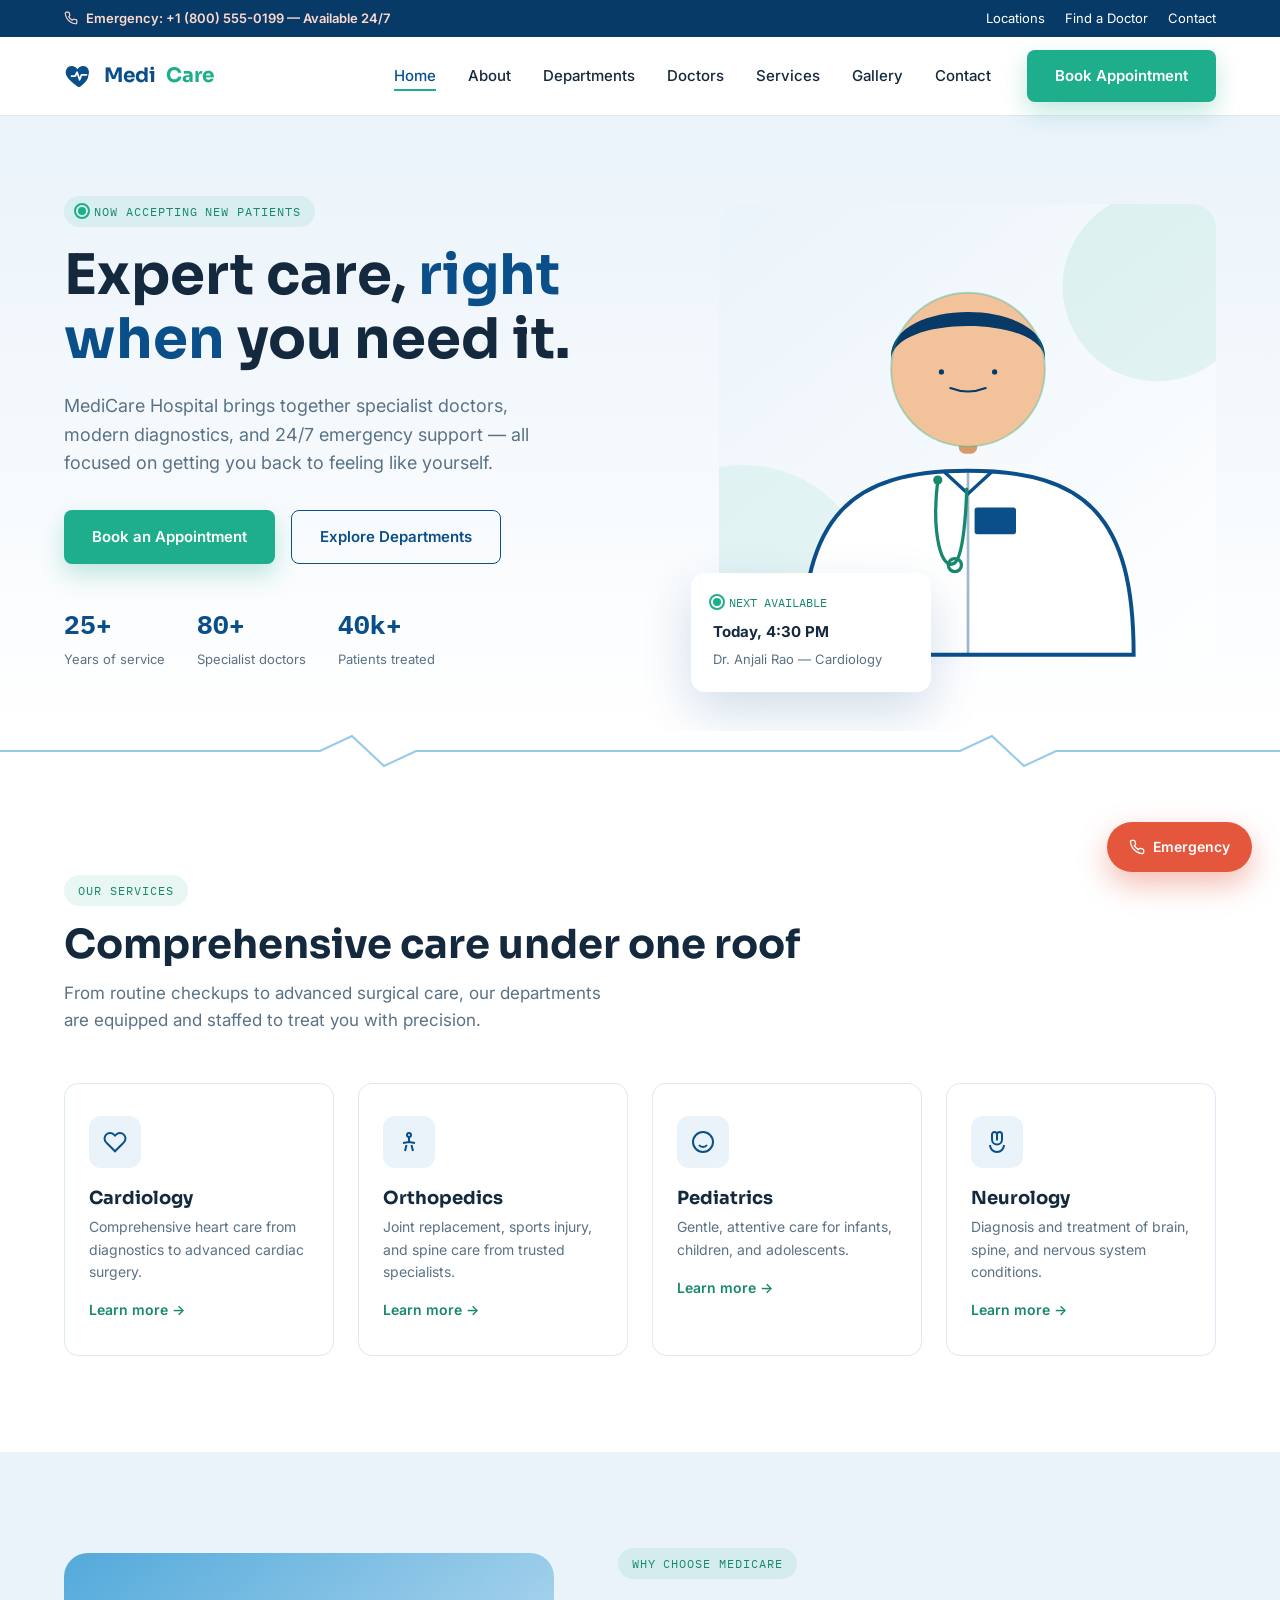
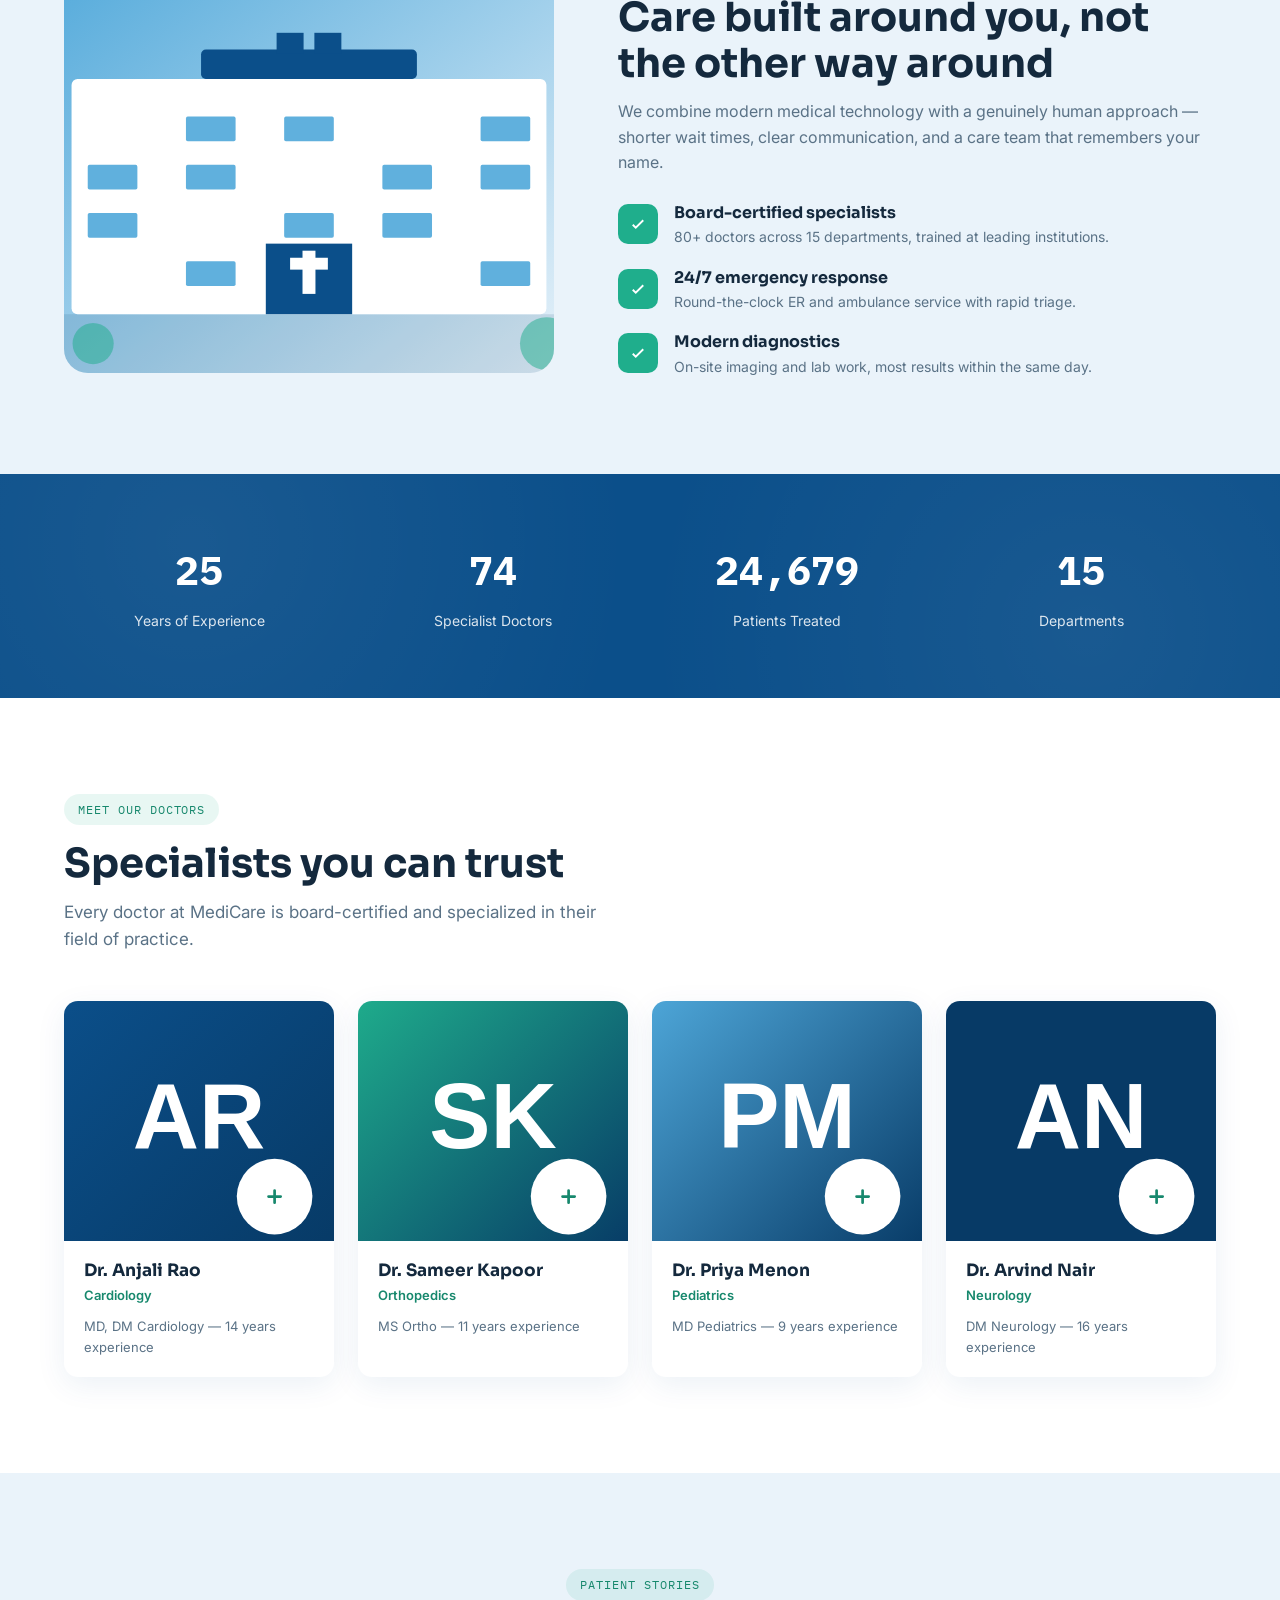
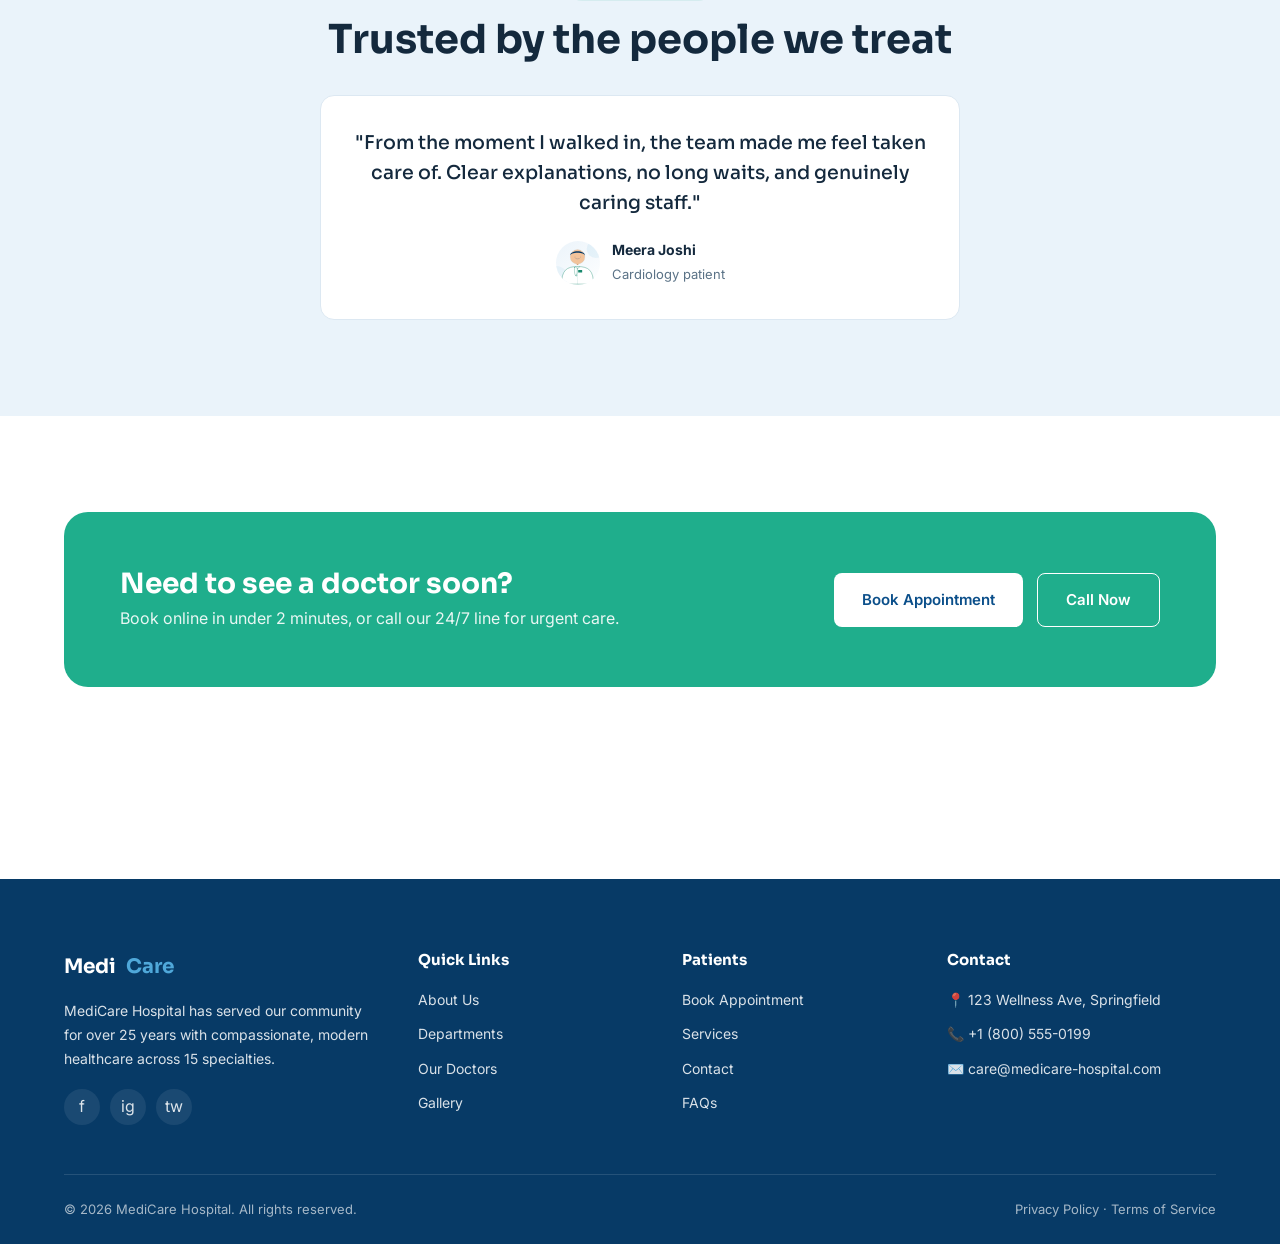
<file: index.html>
<!DOCTYPE html>
<html lang="en">
<head>
<meta charset="UTF-8">
<meta name="viewport" content="width=device-width, initial-scale=1.0">
<title>MediCare Hospital — Compassionate Care, Advanced Medicine</title>
<meta name="description" content="MediCare Hospital offers expert doctors, 24/7 emergency care, and advanced diagnostics. Book your appointment online today.">
<link rel="preconnect" href="https://fonts.googleapis.com">
<link href="https://fonts.googleapis.com/css2?family=Sora:wght@500;600;700;800&family=Inter:wght@400;500;600&family=IBM+Plex+Mono:wght@500;600&display=swap" rel="stylesheet">
<link rel="stylesheet" href="css/style.css">
</head>
<body>

<!-- ===================== TOPBAR ===================== -->
<div class="topbar">
  <div class="container">
    <div class="topbar__emergency">
      <svg width="14" height="14" viewBox="0 0 24 24" fill="none" stroke="currentColor" stroke-width="2"><path d="M22 16.92v3a2 2 0 0 1-2.18 2 19.79 19.79 0 0 1-8.63-3.07 19.5 19.5 0 0 1-6-6 19.79 19.79 0 0 1-3.07-8.67A2 2 0 0 1 4.11 2h3a2 2 0 0 1 2 1.72c.127.96.36 1.903.7 2.81a2 2 0 0 1-.45 2.11L8.09 9.91a16 16 0 0 0 6 6l1.27-1.27a2 2 0 0 1 2.11-.45c.907.34 1.85.573 2.81.7A2 2 0 0 1 22 16.92z"/></svg>
      Emergency: +1 (800) 555-0199 — Available 24/7
    </div>
    <div class="topbar__links">
      <a href="contact.html">Locations</a>
      <a href="doctors.html">Find a Doctor</a>
      <a href="contact.html">Contact</a>
    </div>
  </div>
</div>

<!-- ===================== HEADER ===================== -->
<header class="header">
  <div class="container">
    <a href="index.html" class="logo">
      <svg width="30" height="30" viewBox="0 0 24 24" fill="none"><path d="M12 21s-7.5-4.6-10-9.3C.4 8.1 2.2 4 6.2 4c2 0 3.6 1.1 4.5 2.6C11.6 5.1 13.2 4 15.2 4c4 0 5.8 4.1 4.2 7.7C19.5 16.4 12 21 12 21z" fill="#0B4F8A"/><path d="M6 12h3l1.5-3 2 6L14 11h4" stroke="#fff" stroke-width="1.4" stroke-linecap="round" stroke-linejoin="round" fill="none"/></svg>
      Medi<span>Care</span>
    </a>
    <nav class="nav">
      <ul class="nav__list">
        <li><a href="index.html" class="active">Home</a></li>
        <li><a href="about.html">About</a></li>
        <li><a href="departments.html">Departments</a></li>
        <li><a href="doctors.html">Doctors</a></li>
        <li><a href="services.html">Services</a></li>
        <li><a href="gallery.html">Gallery</a></li>
        <li><a href="contact.html">Contact</a></li>
      </ul>
      <div class="header__actions">
        <a href="appointment.html" class="btn btn--primary">Book Appointment</a>
        <button class="nav-toggle" aria-label="Toggle menu"><span></span><span></span><span></span></button>
      </div>
    </nav>
  </div>
</header>

<!-- ===================== HERO ===================== -->
<section class="hero">
  <div class="container">
    <div class="hero__content">
      <div class="eyebrow"><span class="pulse-dot"></span> Now accepting new patients</div>
      <h1>Expert care, <em>right when</em> you need it.</h1>
      <p>MediCare Hospital brings together specialist doctors, modern diagnostics, and 24/7 emergency support — all focused on getting you back to feeling like yourself.</p>
      <div class="hero__actions">
        <a href="appointment.html" class="btn btn--primary">Book an Appointment</a>
        <a href="departments.html" class="btn btn--outline">Explore Departments</a>
      </div>
      <div class="hero__trust">
        <div><strong>25+</strong><span>Years of service</span></div>
        <div><strong>80+</strong><span>Specialist doctors</span></div>
        <div><strong>40k+</strong><span>Patients treated</span></div>
      </div>
    </div>
    <div class="hero__media">
      <img src="images/illustrations/doctor-blue.svg" alt="Doctor consulting with a patient at MediCare Hospital">
      <div class="hero__float-card">
        <div class="hero__float-card__status"><span class="pulse-dot"></span> NEXT AVAILABLE</div>
        <strong>Today, 4:30 PM</strong>
        <span>Dr. Anjali Rao — Cardiology</span>
      </div>
    </div>
  </div>
</section>

<svg class="pulse-divider" viewBox="0 0 1200 40" preserveAspectRatio="none">
  <polyline points="0,20 300,20 330,5 360,35 390,20 900,20 930,5 960,35 990,20 1200,20" fill="none" stroke="currentColor" stroke-width="2"/>
</svg>

<!-- ===================== SERVICES ===================== -->
<section class="section">
  <div class="container">
    <div class="eyebrow">Our Services</div>
    <h2 class="section-title">Comprehensive care under one roof</h2>
    <p class="section-sub">From routine checkups to advanced surgical care, our departments are equipped and staffed to treat you with precision.</p>

    <div class="services-grid">
      <div class="service-card">
        <div class="service-card__icon"><svg width="24" height="24" viewBox="0 0 24 24" fill="none" stroke="currentColor" stroke-width="2"><path d="M20.84 4.61a5.5 5.5 0 0 0-7.78 0L12 5.67l-1.06-1.06a5.5 5.5 0 0 0-7.78 7.78l1.06 1.06L12 21.23l7.78-7.78 1.06-1.06a5.5 5.5 0 0 0 0-7.78z"/></svg></div>
        <h3>Cardiology</h3>
        <p>Comprehensive heart care from diagnostics to advanced cardiac surgery.</p>
        <a href="departments.html">Learn more →</a>
      </div>
      <div class="service-card">
        <div class="service-card__icon"><svg width="24" height="24" viewBox="0 0 24 24" fill="none" stroke="currentColor" stroke-width="2"><circle cx="12" cy="5" r="2"/><path d="M12 7v6M8 21l1.5-6M16 21l-1.5-6M6 13l6-1 6 1"/></svg></div>
        <h3>Orthopedics</h3>
        <p>Joint replacement, sports injury, and spine care from trusted specialists.</p>
        <a href="departments.html">Learn more →</a>
      </div>
      <div class="service-card">
        <div class="service-card__icon"><svg width="24" height="24" viewBox="0 0 24 24" fill="none" stroke="currentColor" stroke-width="2"><path d="M9 12h.01M15 12h.01M12 2a10 10 0 1 0 0 20 10 10 0 0 0 0-20zM8 15s1.5 2 4 2 4-2 4-2"/></svg></div>
        <h3>Pediatrics</h3>
        <p>Gentle, attentive care for infants, children, and adolescents.</p>
        <a href="departments.html">Learn more →</a>
      </div>
      <div class="service-card">
        <div class="service-card__icon"><svg width="24" height="24" viewBox="0 0 24 24" fill="none" stroke="currentColor" stroke-width="2"><path d="M9.5 2A2.5 2.5 0 0 1 12 4.5v0A2.5 2.5 0 0 1 14.5 2M9.5 2A2.5 2.5 0 0 0 7 4.5v5a5 5 0 0 0 10 0v-5A2.5 2.5 0 0 0 14.5 2M12 4.5v6"/><path d="M5 15a7 7 0 0 0 14 0"/></svg></div>
        <h3>Neurology</h3>
        <p>Diagnosis and treatment of brain, spine, and nervous system conditions.</p>
        <a href="departments.html">Learn more →</a>
      </div>
    </div>
  </div>
</section>

<!-- ===================== ABOUT / WHY CHOOSE US ===================== -->
<section class="section section--tint">
  <div class="container about-split">
    <img src="images/illustrations/building-1.svg" alt="MediCare Hospital modern facility exterior">
    <div>
      <div class="eyebrow">Why Choose MediCare</div>
      <h2 class="section-title">Care built around you, not the other way around</h2>
      <p style="color:var(--color-text-muted); font-size:16px;">We combine modern medical technology with a genuinely human approach — shorter wait times, clear communication, and a care team that remembers your name.</p>

      <div class="feature-list">
        <div class="feature-item">
          <div class="feature-item__icon"><svg width="18" height="18" viewBox="0 0 24 24" fill="none" stroke="white" stroke-width="2.5"><path d="M5 13l4 4L19 7"/></svg></div>
          <div><h4>Board-certified specialists</h4><p>80+ doctors across 15 departments, trained at leading institutions.</p></div>
        </div>
        <div class="feature-item">
          <div class="feature-item__icon"><svg width="18" height="18" viewBox="0 0 24 24" fill="none" stroke="white" stroke-width="2.5"><path d="M5 13l4 4L19 7"/></svg></div>
          <div><h4>24/7 emergency response</h4><p>Round-the-clock ER and ambulance service with rapid triage.</p></div>
        </div>
        <div class="feature-item">
          <div class="feature-item__icon"><svg width="18" height="18" viewBox="0 0 24 24" fill="none" stroke="white" stroke-width="2.5"><path d="M5 13l4 4L19 7"/></svg></div>
          <div><h4>Modern diagnostics</h4><p>On-site imaging and lab work, most results within the same day.</p></div>
        </div>
      </div>
    </div>
  </div>
</section>

<!-- ===================== STATS ===================== -->
<section class="stats-band">
  <div class="container stats-grid">
    <div><strong data-count="25">0</strong><span>Years of Experience</span></div>
    <div><strong data-count="80">0</strong><span>Specialist Doctors</span></div>
    <div><strong data-count="40000">0</strong><span>Patients Treated</span></div>
    <div><strong data-count="15">0</strong><span>Departments</span></div>
  </div>
</section>

<!-- ===================== DOCTORS ===================== -->
<section class="section">
  <div class="container">
    <div class="eyebrow">Meet Our Doctors</div>
    <h2 class="section-title">Specialists you can trust</h2>
    <p class="section-sub">Every doctor at MediCare is board-certified and specialized in their field of practice.</p>

    <div class="doctors-grid">
      <div class="doctor-card">
        <div class="doctor-card__img"><img src="images/avatars/anjali-rao.svg" alt="Dr. Anjali Rao"></div>
        <div class="doctor-card__body">
          <h3>Dr. Anjali Rao</h3>
          <span>Cardiology</span>
          <p>MD, DM Cardiology — 14 years experience</p>
        </div>
      </div>
      <div class="doctor-card">
        <div class="doctor-card__img"><img src="images/avatars/sameer-kapoor.svg" alt="Dr. Sameer Kapoor"></div>
        <div class="doctor-card__body">
          <h3>Dr. Sameer Kapoor</h3>
          <span>Orthopedics</span>
          <p>MS Ortho — 11 years experience</p>
        </div>
      </div>
      <div class="doctor-card">
        <div class="doctor-card__img"><img src="images/avatars/priya-menon.svg" alt="Dr. Priya Menon"></div>
        <div class="doctor-card__body">
          <h3>Dr. Priya Menon</h3>
          <span>Pediatrics</span>
          <p>MD Pediatrics — 9 years experience</p>
        </div>
      </div>
      <div class="doctor-card">
        <div class="doctor-card__img"><img src="images/avatars/arvind-nair.svg" alt="Dr. Arvind Nair"></div>
        <div class="doctor-card__body">
          <h3>Dr. Arvind Nair</h3>
          <span>Neurology</span>
          <p>DM Neurology — 16 years experience</p>
        </div>
      </div>
    </div>
  </div>
</section>

<!-- ===================== TESTIMONIALS ===================== -->
<section class="section section--tint">
  <div class="container" style="text-align:center;">
    <div class="eyebrow">Patient Stories</div>
    <h2 class="section-title">Trusted by the people we treat</h2>
    <div class="testimonial-card" style="margin-top:32px;">
      <p>"From the moment I walked in, the team made me feel taken care of. Clear explanations, no long waits, and genuinely caring staff."</p>
      <div class="testimonial-card__author">
        <img src="images/illustrations/doctor-teal.svg" alt="Patient photo">
        <div style="text-align:left;">
          <strong>Meera Joshi</strong>
          <span>Cardiology patient</span>
        </div>
      </div>
    </div>
  </div>
</section>

<!-- ===================== CTA ===================== -->
<section class="section">
  <div class="cta-band">
    <div>
      <h2>Need to see a doctor soon?</h2>
      <p>Book online in under 2 minutes, or call our 24/7 line for urgent care.</p>
    </div>
    <div class="cta-band__actions">
      <a href="appointment.html" class="btn btn--white">Book Appointment</a>
      <a href="tel:+18005550199" class="btn btn--outline" style="border-color:white; color:white;">Call Now</a>
    </div>
  </div>
</section>

<!-- ===================== FOOTER ===================== -->
<footer class="footer">
  <div class="container">
    <div class="footer-grid">
      <div class="footer__about">
        <a href="index.html" class="logo">Medi<span>Care</span></a>
        <p>MediCare Hospital has served our community for over 25 years with compassionate, modern healthcare across 15 specialties.</p>
        <div class="footer__social">
          <a href="#" aria-label="Facebook">f</a>
          <a href="#" aria-label="Instagram">ig</a>
          <a href="#" aria-label="Twitter">tw</a>
        </div>
      </div>
      <div>
        <h4>Quick Links</h4>
        <ul>
          <li><a href="about.html">About Us</a></li>
          <li><a href="departments.html">Departments</a></li>
          <li><a href="doctors.html">Our Doctors</a></li>
          <li><a href="gallery.html">Gallery</a></li>
        </ul>
      </div>
      <div>
        <h4>Patients</h4>
        <ul>
          <li><a href="appointment.html">Book Appointment</a></li>
          <li><a href="services.html">Services</a></li>
          <li><a href="contact.html">Contact</a></li>
          <li><a href="#">FAQs</a></li>
        </ul>
      </div>
      <div>
        <h4>Contact</h4>
        <ul class="footer__contact">
          <li>📍 123 Wellness Ave, Springfield</li>
          <li>📞 +1 (800) 555-0199</li>
          <li>✉️ care@medicare-hospital.com</li>
        </ul>
      </div>
    </div>
    <div class="footer__bottom">
      <span>© 2026 MediCare Hospital. All rights reserved.</span>
      <span>Privacy Policy · Terms of Service</span>
    </div>
  </div>
</footer>

<a href="tel:+18005550199" class="float-emergency">
  <svg width="16" height="16" viewBox="0 0 24 24" fill="none" stroke="white" stroke-width="2"><path d="M22 16.92v3a2 2 0 0 1-2.18 2 19.79 19.79 0 0 1-8.63-3.07 19.5 19.5 0 0 1-6-6 19.79 19.79 0 0 1-3.07-8.67A2 2 0 0 1 4.11 2h3a2 2 0 0 1 2 1.72c.127.96.36 1.903.7 2.81a2 2 0 0 1-.45 2.11L8.09 9.91a16 16 0 0 0 6 6l1.27-1.27a2 2 0 0 1 2.11-.45c.907.34 1.85.573 2.81.7A2 2 0 0 1 22 16.92z"/></svg>
  Emergency
</a>

<script src="js/main.js"></script>
</body>
</html>
</file>
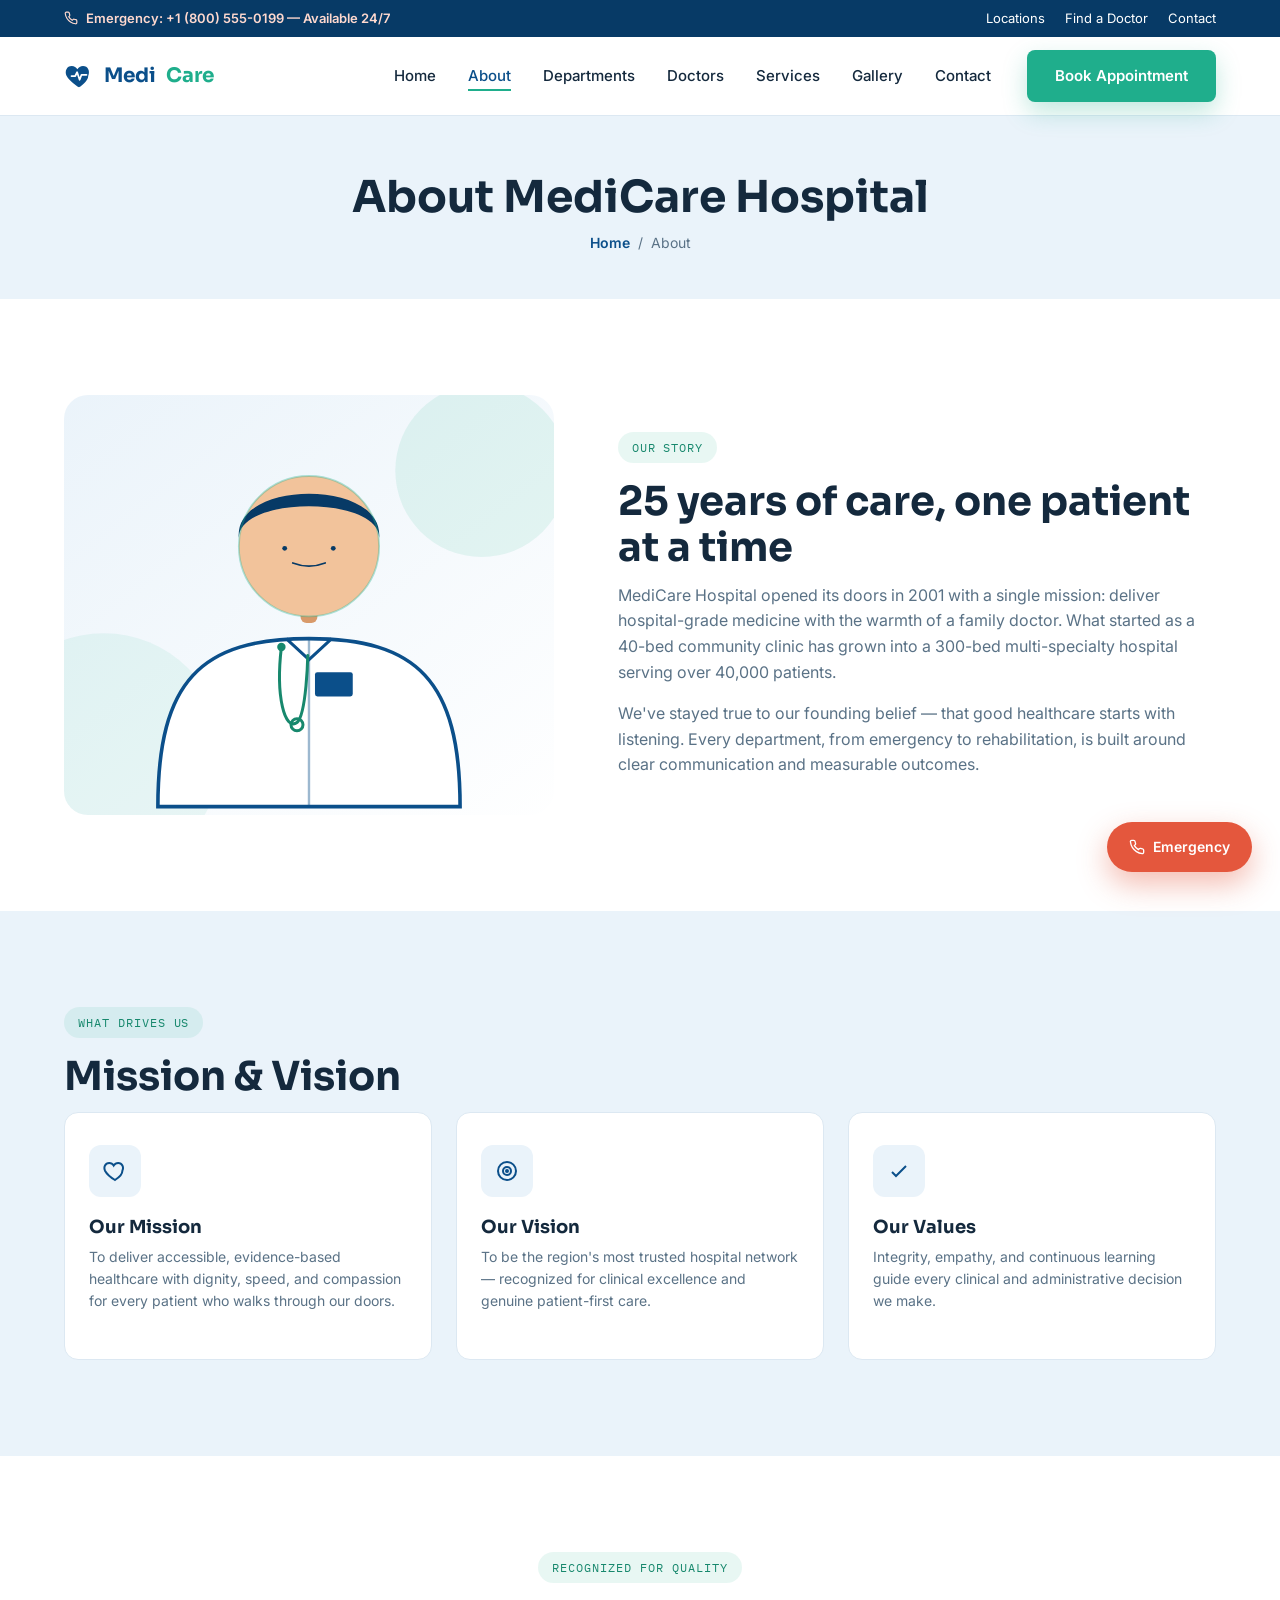
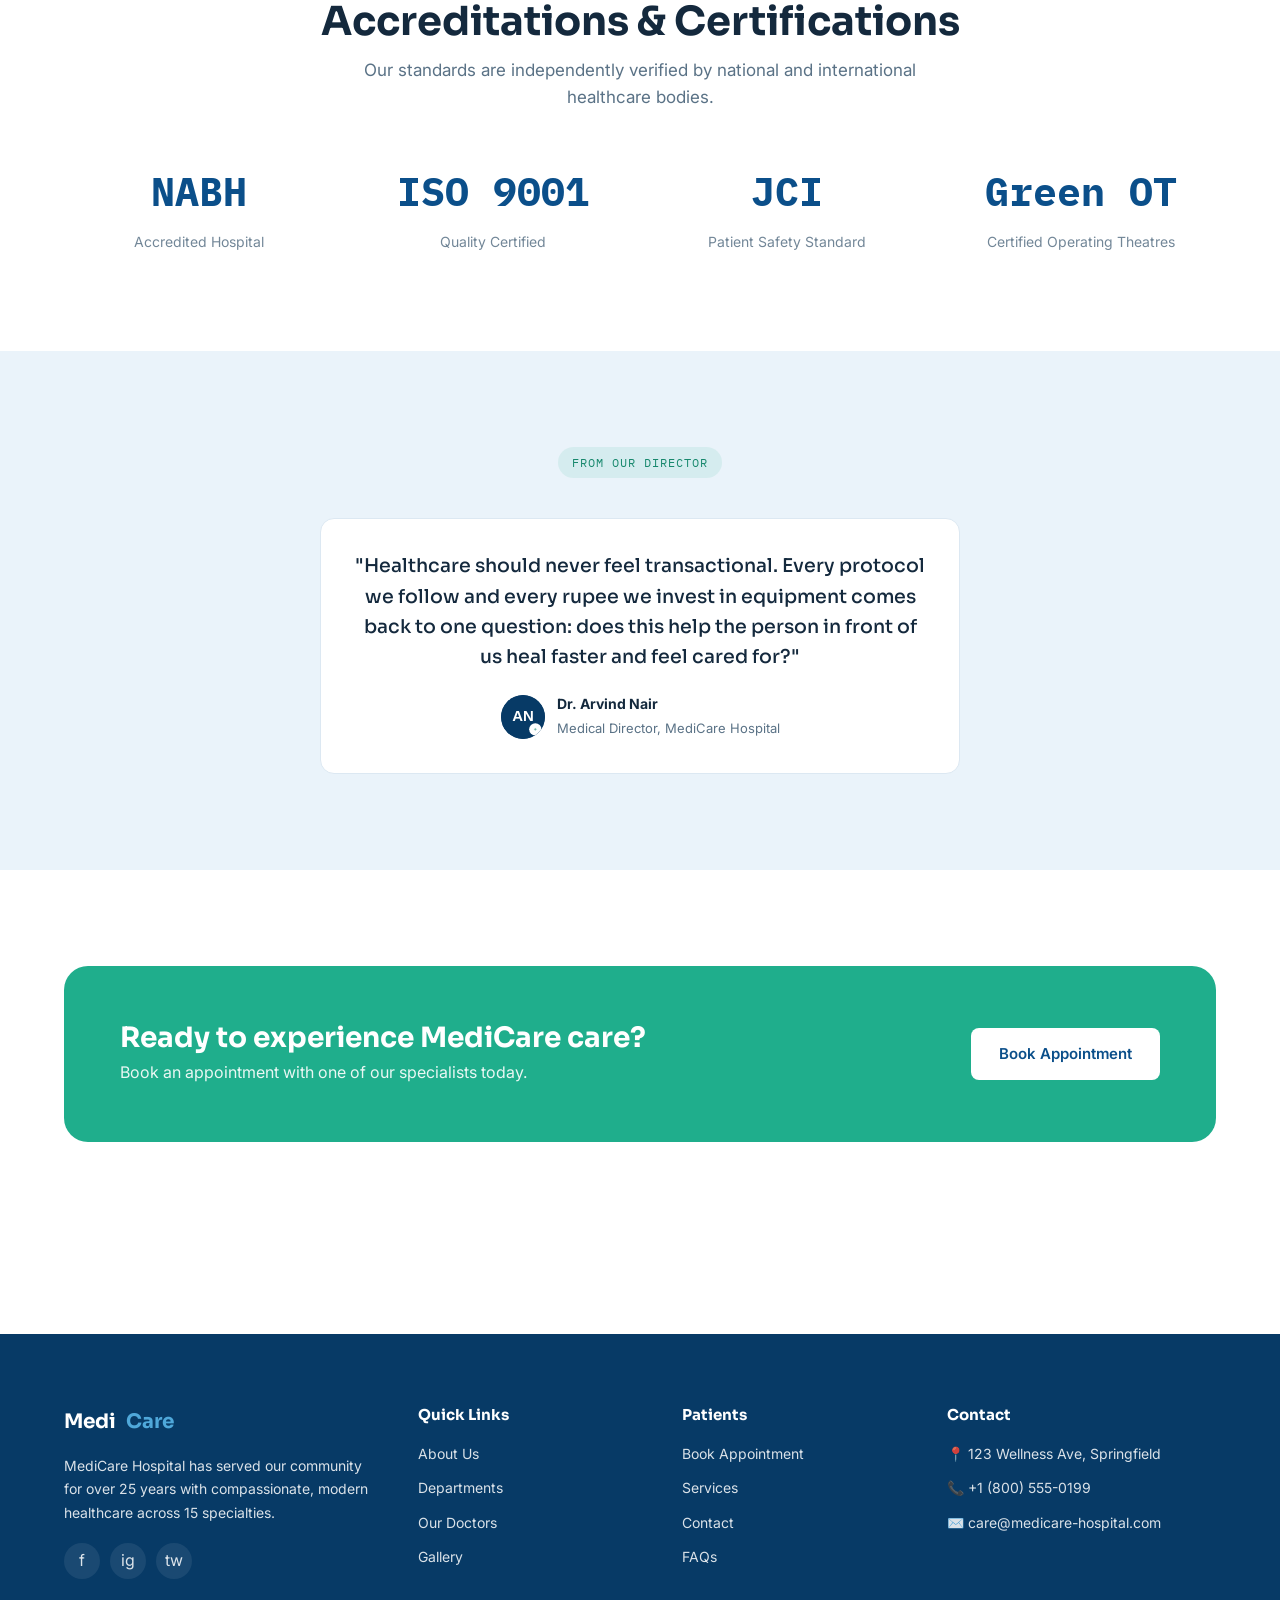
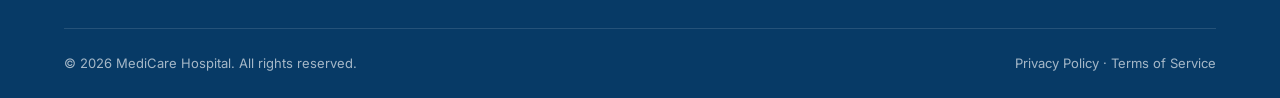
<file: about.html>
<!DOCTYPE html>
<html lang="en">
<head>
<meta charset="UTF-8">
<meta name="viewport" content="width=device-width, initial-scale=1.0">
<title>About Us — MediCare Hospital</title>
<meta name="description" content="Learn about MediCare Hospital's history, mission, and the team behind 25 years of trusted patient care.">
<link rel="preconnect" href="https://fonts.googleapis.com">
<link href="https://fonts.googleapis.com/css2?family=Sora:wght@500;600;700;800&family=Inter:wght@400;500;600&family=IBM+Plex+Mono:wght@500;600&display=swap" rel="stylesheet">
<link rel="stylesheet" href="css/style.css">
</head>
<body>

<div class="topbar">
  <div class="container">
    <div class="topbar__emergency">
      <svg width="14" height="14" viewBox="0 0 24 24" fill="none" stroke="currentColor" stroke-width="2"><path d="M22 16.92v3a2 2 0 0 1-2.18 2 19.79 19.79 0 0 1-8.63-3.07 19.5 19.5 0 0 1-6-6 19.79 19.79 0 0 1-3.07-8.67A2 2 0 0 1 4.11 2h3a2 2 0 0 1 2 1.72c.127.96.36 1.903.7 2.81a2 2 0 0 1-.45 2.11L8.09 9.91a16 16 0 0 0 6 6l1.27-1.27a2 2 0 0 1 2.11-.45c.907.34 1.85.573 2.81.7A2 2 0 0 1 22 16.92z"/></svg>
      Emergency: +1 (800) 555-0199 — Available 24/7
    </div>
    <div class="topbar__links">
      <a href="contact.html">Locations</a>
      <a href="doctors.html">Find a Doctor</a>
      <a href="contact.html">Contact</a>
    </div>
  </div>
</div>

<header class="header">
  <div class="container">
    <a href="index.html" class="logo">
      <svg width="30" height="30" viewBox="0 0 24 24" fill="none"><path d="M12 21s-7.5-4.6-10-9.3C.4 8.1 2.2 4 6.2 4c2 0 3.6 1.1 4.5 2.6C11.6 5.1 13.2 4 15.2 4c4 0 5.8 4.1 4.2 7.7C19.5 16.4 12 21 12 21z" fill="#0B4F8A"/><path d="M6 12h3l1.5-3 2 6L14 11h4" stroke="#fff" stroke-width="1.4" stroke-linecap="round" stroke-linejoin="round" fill="none"/></svg>
      Medi<span>Care</span>
    </a>
    <nav class="nav">
      <ul class="nav__list">
        <li><a href="index.html">Home</a></li>
        <li><a href="about.html" class="active">About</a></li>
        <li><a href="departments.html">Departments</a></li>
        <li><a href="doctors.html">Doctors</a></li>
        <li><a href="services.html">Services</a></li>
        <li><a href="gallery.html">Gallery</a></li>
        <li><a href="contact.html">Contact</a></li>
      </ul>
      <div class="header__actions">
        <a href="appointment.html" class="btn btn--primary">Book Appointment</a>
        <button class="nav-toggle" aria-label="Toggle menu"><span></span><span></span><span></span></button>
      </div>
    </nav>
  </div>
</header>

<section class="page-banner">
  <div class="container">
    <h1>About MediCare Hospital</h1>
    <div class="breadcrumb"><a href="index.html">Home</a> <span>/</span> <span>About</span></div>
  </div>
</section>

<!-- ===================== STORY ===================== -->
<section class="section">
  <div class="container about-split">
    <img src="images/illustrations/doctor-blue.svg" alt="MediCare Hospital care team">
    <div>
      <div class="eyebrow">Our Story</div>
      <h2 class="section-title">25 years of care, one patient at a time</h2>
      <p style="color:var(--color-text-muted); font-size:16px; margin-bottom:16px;">MediCare Hospital opened its doors in 2001 with a single mission: deliver hospital-grade medicine with the warmth of a family doctor. What started as a 40-bed community clinic has grown into a 300-bed multi-specialty hospital serving over 40,000 patients.</p>
      <p style="color:var(--color-text-muted); font-size:16px;">We've stayed true to our founding belief — that good healthcare starts with listening. Every department, from emergency to rehabilitation, is built around clear communication and measurable outcomes.</p>
    </div>
  </div>
</section>

<!-- ===================== MISSION / VISION ===================== -->
<section class="section section--tint">
  <div class="container">
    <div class="eyebrow">What Drives Us</div>
    <h2 class="section-title">Mission &amp; Vision</h2>
    <div class="services-grid" style="grid-template-columns: repeat(3, 1fr);">
      <div class="service-card">
        <div class="service-card__icon"><svg width="24" height="24" viewBox="0 0 24 24" fill="none" stroke="currentColor" stroke-width="2"><path d="M12 21s-7.5-4.6-10-9.3C.4 8.1 2.2 4 6.2 4c2 0 3.6 1.1 4.5 2.6C11.6 5.1 13.2 4 15.2 4c4 0 5.8 4.1 4.2 7.7C19.5 16.4 12 21 12 21z"/></svg></div>
        <h3>Our Mission</h3>
        <p>To deliver accessible, evidence-based healthcare with dignity, speed, and compassion for every patient who walks through our doors.</p>
      </div>
      <div class="service-card">
        <div class="service-card__icon"><svg width="24" height="24" viewBox="0 0 24 24" fill="none" stroke="currentColor" stroke-width="2"><circle cx="12" cy="12" r="9"/><circle cx="12" cy="12" r="4"/><circle cx="12" cy="12" r="1" fill="currentColor"/></svg></div>
        <h3>Our Vision</h3>
        <p>To be the region's most trusted hospital network — recognized for clinical excellence and genuine patient-first care.</p>
      </div>
      <div class="service-card">
        <div class="service-card__icon"><svg width="24" height="24" viewBox="0 0 24 24" fill="none" stroke="currentColor" stroke-width="2"><path d="M5 13l4 4L19 7"/></svg></div>
        <h3>Our Values</h3>
        <p>Integrity, empathy, and continuous learning guide every clinical and administrative decision we make.</p>
      </div>
    </div>
  </div>
</section>

<!-- ===================== ACCREDITATIONS ===================== -->
<section class="section">
  <div class="container" style="text-align:center;">
    <div class="eyebrow">Recognized For Quality</div>
    <h2 class="section-title">Accreditations &amp; Certifications</h2>
    <p class="section-sub" style="margin-left:auto;margin-right:auto;">Our standards are independently verified by national and international healthcare bodies.</p>
    <div class="stats-grid" style="color: var(--color-primary);">
      <div><strong style="color:var(--color-primary);">NABH</strong><span style="color:var(--color-text-muted);">Accredited Hospital</span></div>
      <div><strong style="color:var(--color-primary);">ISO 9001</strong><span style="color:var(--color-text-muted);">Quality Certified</span></div>
      <div><strong style="color:var(--color-primary);">JCI</strong><span style="color:var(--color-text-muted);">Patient Safety Standard</span></div>
      <div><strong style="color:var(--color-primary);">Green OT</strong><span style="color:var(--color-text-muted);">Certified Operating Theatres</span></div>
    </div>
  </div>
</section>

<!-- ===================== LEADERSHIP MESSAGE ===================== -->
<section class="section section--tint">
  <div class="container" style="text-align:center;">
    <div class="eyebrow">From Our Director</div>
    <div class="testimonial-card" style="margin-top:24px;">
      <p>"Healthcare should never feel transactional. Every protocol we follow and every rupee we invest in equipment comes back to one question: does this help the person in front of us heal faster and feel cared for?"</p>
      <div class="testimonial-card__author">
        <img src="images/avatars/arvind-nair.svg" alt="Dr. Arvind Nair, Medical Director">
        <div style="text-align:left;">
          <strong>Dr. Arvind Nair</strong>
          <span>Medical Director, MediCare Hospital</span>
        </div>
      </div>
    </div>
  </div>
</section>

<section class="section">
  <div class="cta-band">
    <div>
      <h2>Ready to experience MediCare care?</h2>
      <p>Book an appointment with one of our specialists today.</p>
    </div>
    <div class="cta-band__actions">
      <a href="appointment.html" class="btn btn--white">Book Appointment</a>
    </div>
  </div>
</section>

<footer class="footer">
  <div class="container">
    <div class="footer-grid">
      <div class="footer__about">
        <a href="index.html" class="logo">Medi<span>Care</span></a>
        <p>MediCare Hospital has served our community for over 25 years with compassionate, modern healthcare across 15 specialties.</p>
        <div class="footer__social">
          <a href="#" aria-label="Facebook">f</a>
          <a href="#" aria-label="Instagram">ig</a>
          <a href="#" aria-label="Twitter">tw</a>
        </div>
      </div>
      <div>
        <h4>Quick Links</h4>
        <ul>
          <li><a href="about.html">About Us</a></li>
          <li><a href="departments.html">Departments</a></li>
          <li><a href="doctors.html">Our Doctors</a></li>
          <li><a href="gallery.html">Gallery</a></li>
        </ul>
      </div>
      <div>
        <h4>Patients</h4>
        <ul>
          <li><a href="appointment.html">Book Appointment</a></li>
          <li><a href="services.html">Services</a></li>
          <li><a href="contact.html">Contact</a></li>
          <li><a href="contact.html#faq">FAQs</a></li>
        </ul>
      </div>
      <div>
        <h4>Contact</h4>
        <ul class="footer__contact">
          <li>📍 123 Wellness Ave, Springfield</li>
          <li>📞 +1 (800) 555-0199</li>
          <li>✉️ care@medicare-hospital.com</li>
        </ul>
      </div>
    </div>
    <div class="footer__bottom">
      <span>© 2026 MediCare Hospital. All rights reserved.</span>
      <span>Privacy Policy · Terms of Service</span>
    </div>
  </div>
</footer>

<a href="tel:+18005550199" class="float-emergency">
  <svg width="16" height="16" viewBox="0 0 24 24" fill="none" stroke="white" stroke-width="2"><path d="M22 16.92v3a2 2 0 0 1-2.18 2 19.79 19.79 0 0 1-8.63-3.07 19.5 19.5 0 0 1-6-6 19.79 19.79 0 0 1-3.07-8.67A2 2 0 0 1 4.11 2h3a2 2 0 0 1 2 1.72c.127.96.36 1.903.7 2.81a2 2 0 0 1-.45 2.11L8.09 9.91a16 16 0 0 0 6 6l1.27-1.27a2 2 0 0 1 2.11-.45c.907.34 1.85.573 2.81.7A2 2 0 0 1 22 16.92z"/></svg>
  Emergency
</a>

<script src="js/main.js"></script>
</body>
</html>
</file>
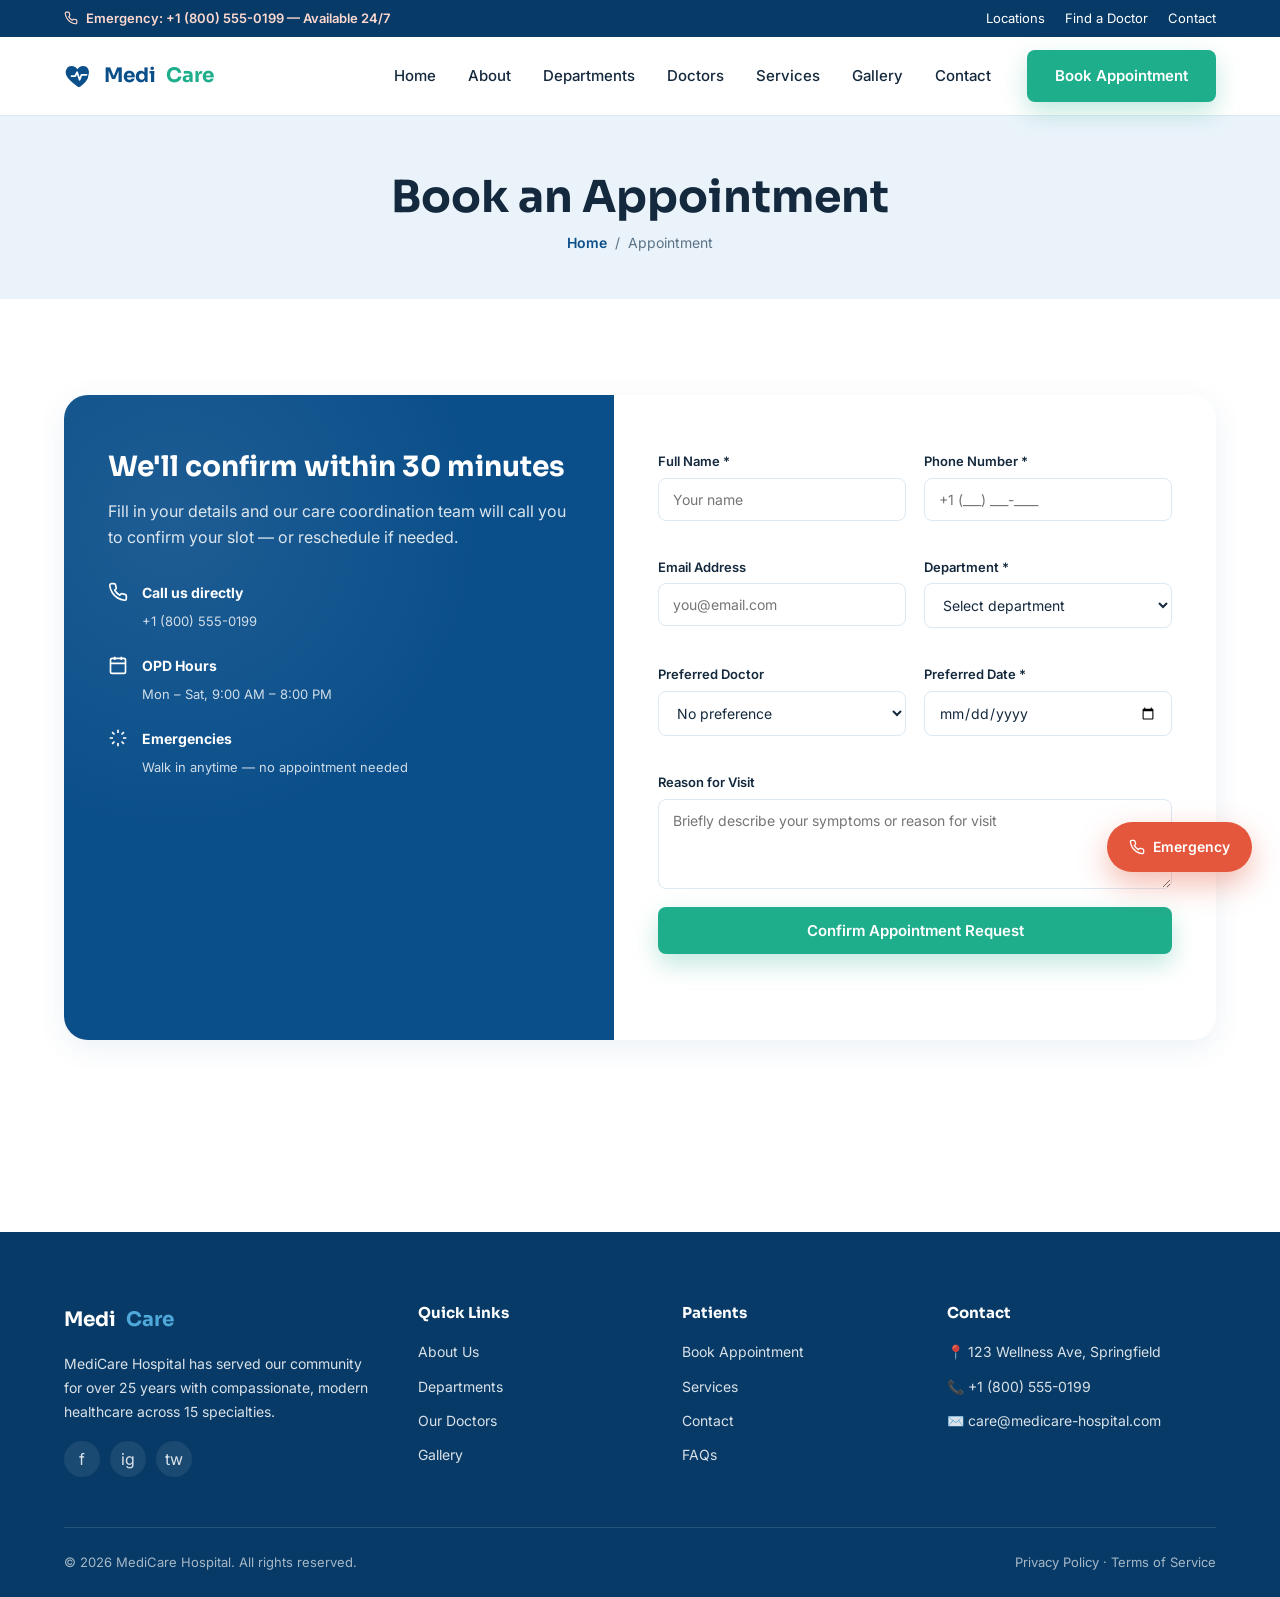
<file: appointment.html>
<!DOCTYPE html>
<html lang="en">
<head>
<meta charset="UTF-8">
<meta name="viewport" content="width=device-width, initial-scale=1.0">
<title>Book an Appointment — MediCare Hospital</title>
<meta name="description" content="Book an appointment with a MediCare Hospital specialist online in under 2 minutes.">
<link rel="preconnect" href="https://fonts.googleapis.com">
<link href="https://fonts.googleapis.com/css2?family=Sora:wght@500;600;700;800&family=Inter:wght@400;500;600&family=IBM+Plex+Mono:wght@500;600&display=swap" rel="stylesheet">
<link rel="stylesheet" href="css/style.css">
</head>
<body>

<div class="topbar">
  <div class="container">
    <div class="topbar__emergency">
      <svg width="14" height="14" viewBox="0 0 24 24" fill="none" stroke="currentColor" stroke-width="2"><path d="M22 16.92v3a2 2 0 0 1-2.18 2 19.79 19.79 0 0 1-8.63-3.07 19.5 19.5 0 0 1-6-6 19.79 19.79 0 0 1-3.07-8.67A2 2 0 0 1 4.11 2h3a2 2 0 0 1 2 1.72c.127.96.36 1.903.7 2.81a2 2 0 0 1-.45 2.11L8.09 9.91a16 16 0 0 0 6 6l1.27-1.27a2 2 0 0 1 2.11-.45c.907.34 1.85.573 2.81.7A2 2 0 0 1 22 16.92z"/></svg>
      Emergency: +1 (800) 555-0199 — Available 24/7
    </div>
    <div class="topbar__links">
      <a href="contact.html">Locations</a>
      <a href="doctors.html">Find a Doctor</a>
      <a href="contact.html">Contact</a>
    </div>
  </div>
</div>

<header class="header">
  <div class="container">
    <a href="index.html" class="logo">
      <svg width="30" height="30" viewBox="0 0 24 24" fill="none"><path d="M12 21s-7.5-4.6-10-9.3C.4 8.1 2.2 4 6.2 4c2 0 3.6 1.1 4.5 2.6C11.6 5.1 13.2 4 15.2 4c4 0 5.8 4.1 4.2 7.7C19.5 16.4 12 21 12 21z" fill="#0B4F8A"/><path d="M6 12h3l1.5-3 2 6L14 11h4" stroke="#fff" stroke-width="1.4" stroke-linecap="round" stroke-linejoin="round" fill="none"/></svg>
      Medi<span>Care</span>
    </a>
    <nav class="nav">
      <ul class="nav__list">
        <li><a href="index.html">Home</a></li>
        <li><a href="about.html">About</a></li>
        <li><a href="departments.html">Departments</a></li>
        <li><a href="doctors.html">Doctors</a></li>
        <li><a href="services.html">Services</a></li>
        <li><a href="gallery.html">Gallery</a></li>
        <li><a href="contact.html">Contact</a></li>
      </ul>
      <div class="header__actions">
        <a href="appointment.html" class="btn btn--primary">Book Appointment</a>
        <button class="nav-toggle" aria-label="Toggle menu"><span></span><span></span><span></span></button>
      </div>
    </nav>
  </div>
</header>

<section class="page-banner">
  <div class="container">
    <h1>Book an Appointment</h1>
    <div class="breadcrumb"><a href="index.html">Home</a> <span>/</span> <span>Appointment</span></div>
  </div>
</section>

<section class="section">
  <div class="container">
    <div class="appointment-wrap">

      <div class="appointment-info">
        <h2>We'll confirm within 30 minutes</h2>
        <p>Fill in your details and our care coordination team will call you to confirm your slot — or reschedule if needed.</p>

        <div class="appointment-info__item">
          <svg width="20" height="20" viewBox="0 0 24 24" fill="none" stroke="white" stroke-width="2"><path d="M22 16.92v3a2 2 0 0 1-2.18 2 19.79 19.79 0 0 1-8.63-3.07 19.5 19.5 0 0 1-6-6 19.79 19.79 0 0 1-3.07-8.67A2 2 0 0 1 4.11 2h3a2 2 0 0 1 2 1.72c.127.96.36 1.903.7 2.81a2 2 0 0 1-.45 2.11L8.09 9.91a16 16 0 0 0 6 6l1.27-1.27a2 2 0 0 1 2.11-.45c.907.34 1.85.573 2.81.7A2 2 0 0 1 22 16.92z"/></svg>
          <div><strong>Call us directly</strong><span>+1 (800) 555-0199</span></div>
        </div>
        <div class="appointment-info__item">
          <svg width="20" height="20" viewBox="0 0 24 24" fill="none" stroke="white" stroke-width="2"><rect x="3" y="4" width="18" height="18" rx="2"/><path d="M16 2v4M8 2v4M3 10h18"/></svg>
          <div><strong>OPD Hours</strong><span>Mon – Sat, 9:00 AM – 8:00 PM</span></div>
        </div>
        <div class="appointment-info__item">
          <svg width="20" height="20" viewBox="0 0 24 24" fill="none" stroke="white" stroke-width="2"><path d="M12 2v4M12 18v4M4.93 4.93l2.83 2.83M16.24 16.24l2.83 2.83M2 12h4M18 12h4M4.93 19.07l2.83-2.83M16.24 7.76l2.83-2.83"/></svg>
          <div><strong>Emergencies</strong><span>Walk in anytime — no appointment needed</span></div>
        </div>
      </div>

      <div class="appointment-form-wrap">
        <form id="appointment-form">
          <div class="form-grid">
            <div class="form-group">
              <label for="fullname">Full Name *</label>
              <input type="text" id="fullname" name="fullname" placeholder="Your name" required>
            </div>
            <div class="form-group">
              <label for="phone">Phone Number *</label>
              <input type="tel" id="phone" name="phone" placeholder="+1 (___) ___-____" required>
            </div>
            <div class="form-group">
              <label for="email">Email Address</label>
              <input type="email" id="email" name="email" placeholder="you@email.com">
            </div>
            <div class="form-group">
              <label for="department">Department *</label>
              <select id="department" name="department" required>
                <option value="">Select department</option>
                <option>Cardiology</option>
                <option>Orthopedics</option>
                <option>Pediatrics</option>
                <option>Neurology</option>
                <option>Gynecology</option>
                <option>Dermatology</option>
                <option>General Medicine</option>
              </select>
            </div>
            <div class="form-group">
              <label for="doctor">Preferred Doctor</label>
              <select id="doctor" name="doctor">
                <option value="">No preference</option>
                <option>Dr. Anjali Rao</option>
                <option>Dr. Sameer Kapoor</option>
                <option>Dr. Priya Menon</option>
                <option>Dr. Arvind Nair</option>
                <option>Dr. Kavita Sharma</option>
              </select>
            </div>
            <div class="form-group">
              <label for="date">Preferred Date *</label>
              <input type="date" id="date" name="date" required>
            </div>
            <div class="form-group full">
              <label for="message">Reason for Visit</label>
              <textarea id="message" name="message" placeholder="Briefly describe your symptoms or reason for visit"></textarea>
            </div>
          </div>
          <button type="submit" class="btn btn--primary" style="width:100%;">Confirm Appointment Request</button>
          <div id="form-feedback"></div>
        </form>
      </div>

    </div>
  </div>
</section>

<footer class="footer">
  <div class="container">
    <div class="footer-grid">
      <div class="footer__about">
        <a href="index.html" class="logo">Medi<span>Care</span></a>
        <p>MediCare Hospital has served our community for over 25 years with compassionate, modern healthcare across 15 specialties.</p>
        <div class="footer__social">
          <a href="#" aria-label="Facebook">f</a>
          <a href="#" aria-label="Instagram">ig</a>
          <a href="#" aria-label="Twitter">tw</a>
        </div>
      </div>
      <div>
        <h4>Quick Links</h4>
        <ul>
          <li><a href="about.html">About Us</a></li>
          <li><a href="departments.html">Departments</a></li>
          <li><a href="doctors.html">Our Doctors</a></li>
          <li><a href="gallery.html">Gallery</a></li>
        </ul>
      </div>
      <div>
        <h4>Patients</h4>
        <ul>
          <li><a href="appointment.html">Book Appointment</a></li>
          <li><a href="services.html">Services</a></li>
          <li><a href="contact.html">Contact</a></li>
          <li><a href="contact.html#faq">FAQs</a></li>
        </ul>
      </div>
      <div>
        <h4>Contact</h4>
        <ul class="footer__contact">
          <li>📍 123 Wellness Ave, Springfield</li>
          <li>📞 +1 (800) 555-0199</li>
          <li>✉️ care@medicare-hospital.com</li>
        </ul>
      </div>
    </div>
    <div class="footer__bottom">
      <span>© 2026 MediCare Hospital. All rights reserved.</span>
      <span>Privacy Policy · Terms of Service</span>
    </div>
  </div>
</footer>

<a href="tel:+18005550199" class="float-emergency">
  <svg width="16" height="16" viewBox="0 0 24 24" fill="none" stroke="white" stroke-width="2"><path d="M22 16.92v3a2 2 0 0 1-2.18 2 19.79 19.79 0 0 1-8.63-3.07 19.5 19.5 0 0 1-6-6 19.79 19.79 0 0 1-3.07-8.67A2 2 0 0 1 4.11 2h3a2 2 0 0 1 2 1.72c.127.96.36 1.903.7 2.81a2 2 0 0 1-.45 2.11L8.09 9.91a16 16 0 0 0 6 6l1.27-1.27a2 2 0 0 1 2.11-.45c.907.34 1.85.573 2.81.7A2 2 0 0 1 22 16.92z"/></svg>
  Emergency
</a>

<script src="js/main.js"></script>
</body>
</html>
</file>
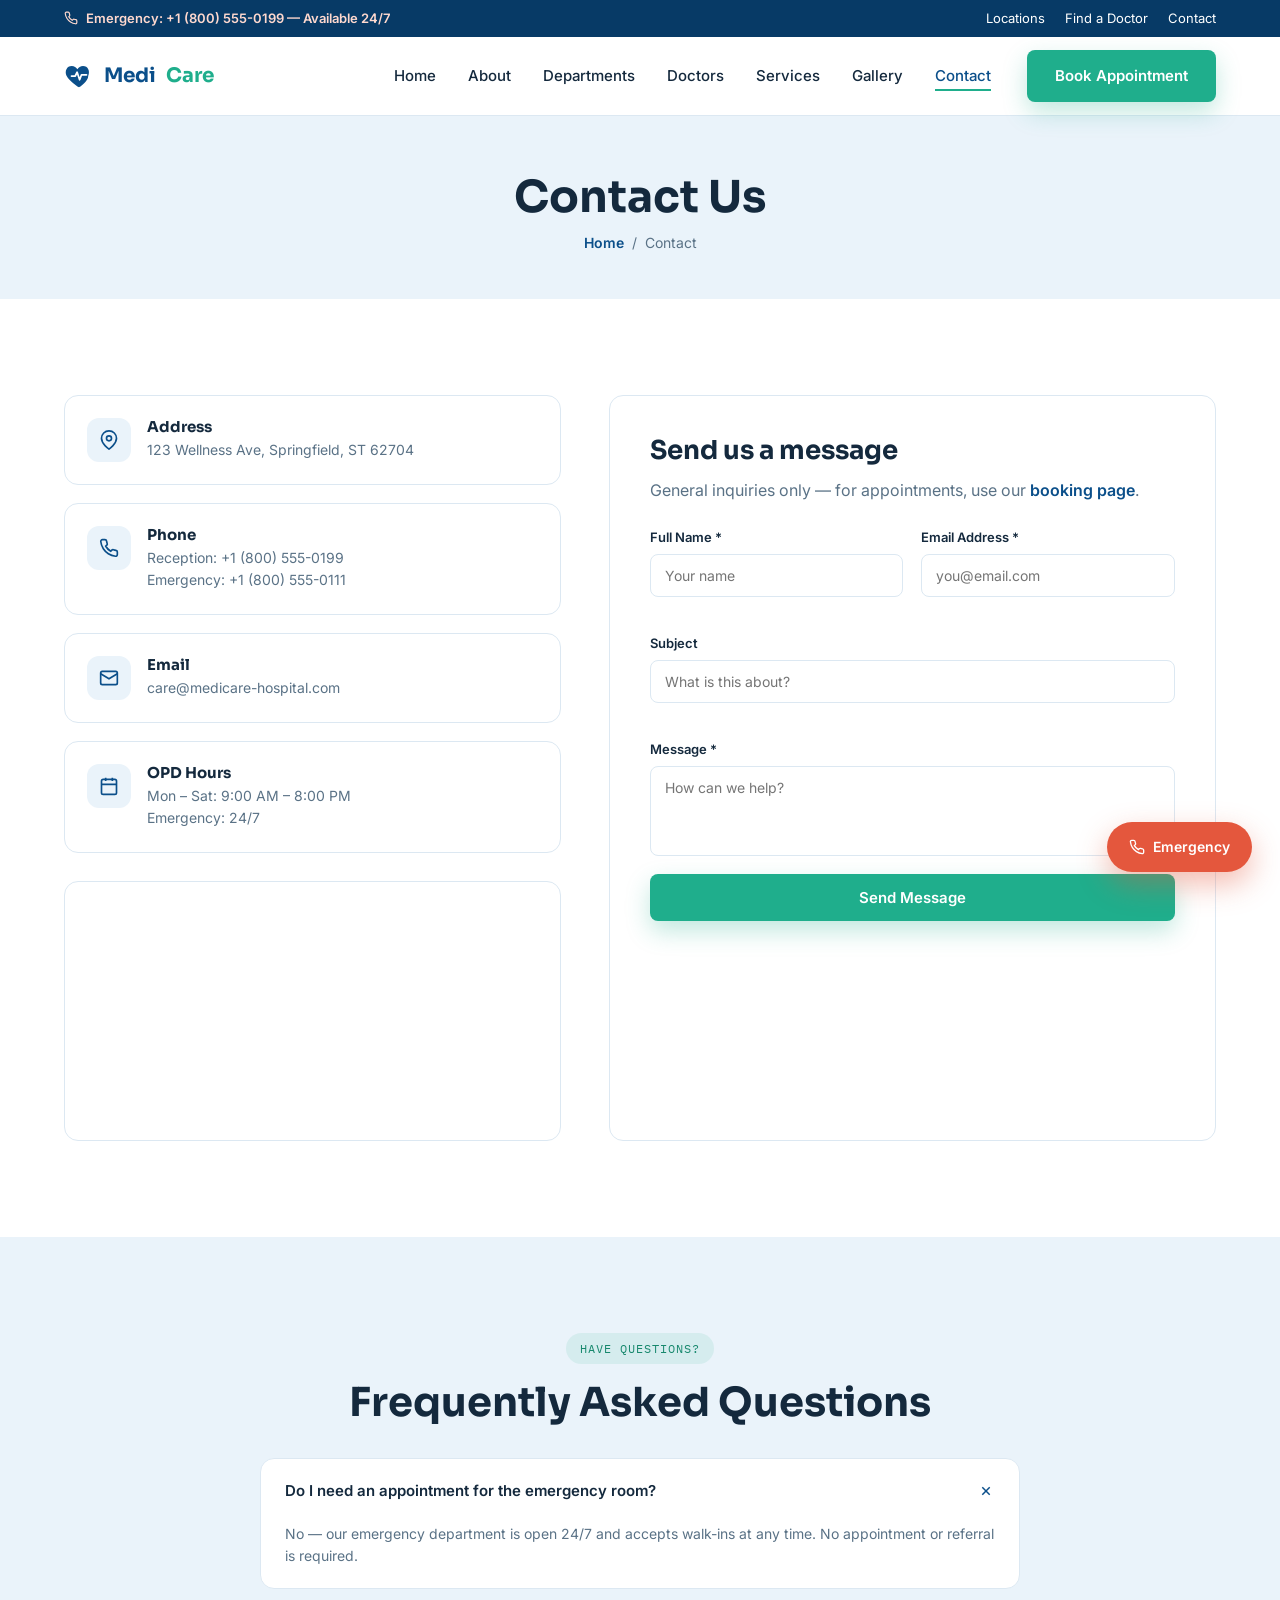
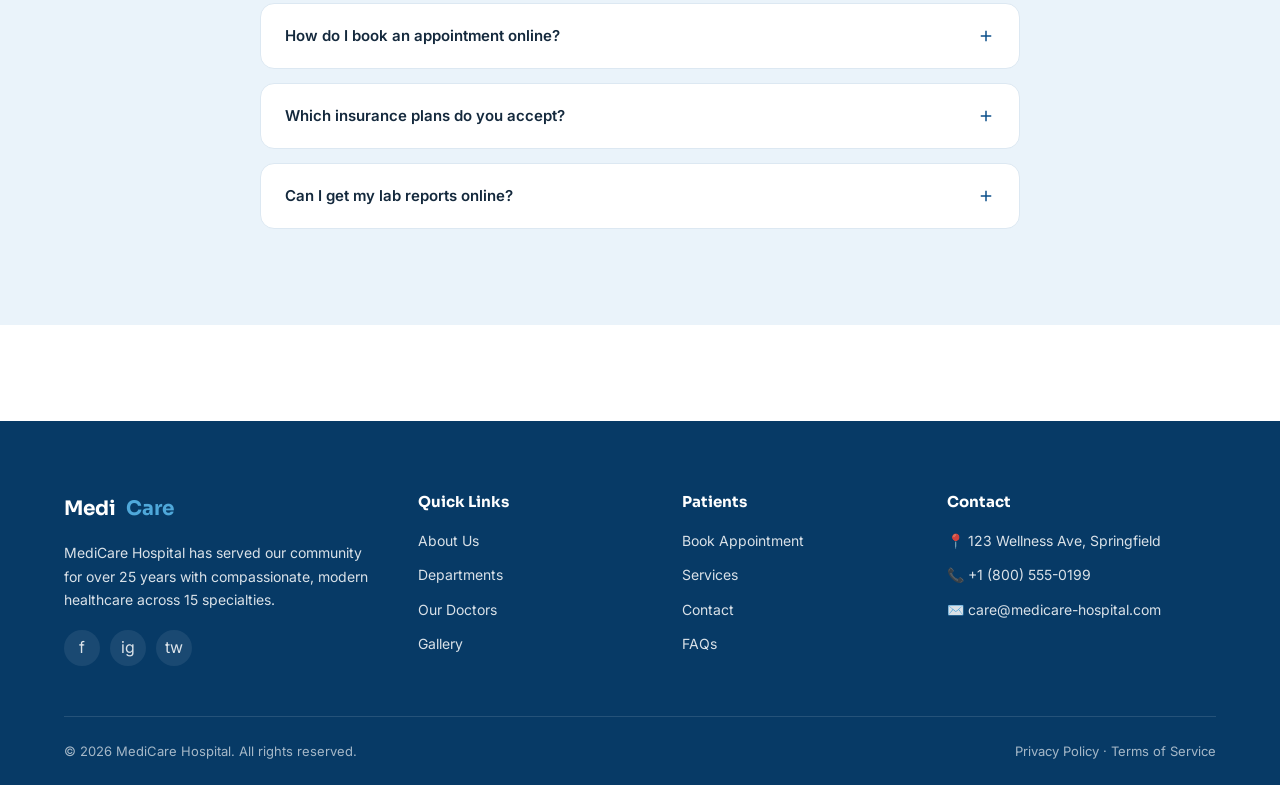
<file: contact.html>
<!DOCTYPE html>
<html lang="en">
<head>
<meta charset="UTF-8">
<meta name="viewport" content="width=device-width, initial-scale=1.0">
<title>Contact Us — MediCare Hospital</title>
<meta name="description" content="Get in touch with MediCare Hospital. Find our location, phone numbers, and send us a message.">
<link rel="preconnect" href="https://fonts.googleapis.com">
<link href="https://fonts.googleapis.com/css2?family=Sora:wght@500;600;700;800&family=Inter:wght@400;500;600&family=IBM+Plex+Mono:wght@500;600&display=swap" rel="stylesheet">
<link rel="stylesheet" href="css/style.css">
</head>
<body>

<div class="topbar">
  <div class="container">
    <div class="topbar__emergency">
      <svg width="14" height="14" viewBox="0 0 24 24" fill="none" stroke="currentColor" stroke-width="2"><path d="M22 16.92v3a2 2 0 0 1-2.18 2 19.79 19.79 0 0 1-8.63-3.07 19.5 19.5 0 0 1-6-6 19.79 19.79 0 0 1-3.07-8.67A2 2 0 0 1 4.11 2h3a2 2 0 0 1 2 1.72c.127.96.36 1.903.7 2.81a2 2 0 0 1-.45 2.11L8.09 9.91a16 16 0 0 0 6 6l1.27-1.27a2 2 0 0 1 2.11-.45c.907.34 1.85.573 2.81.7A2 2 0 0 1 22 16.92z"/></svg>
      Emergency: +1 (800) 555-0199 — Available 24/7
    </div>
    <div class="topbar__links">
      <a href="contact.html">Locations</a>
      <a href="doctors.html">Find a Doctor</a>
      <a href="contact.html">Contact</a>
    </div>
  </div>
</div>

<header class="header">
  <div class="container">
    <a href="index.html" class="logo">
      <svg width="30" height="30" viewBox="0 0 24 24" fill="none"><path d="M12 21s-7.5-4.6-10-9.3C.4 8.1 2.2 4 6.2 4c2 0 3.6 1.1 4.5 2.6C11.6 5.1 13.2 4 15.2 4c4 0 5.8 4.1 4.2 7.7C19.5 16.4 12 21 12 21z" fill="#0B4F8A"/><path d="M6 12h3l1.5-3 2 6L14 11h4" stroke="#fff" stroke-width="1.4" stroke-linecap="round" stroke-linejoin="round" fill="none"/></svg>
      Medi<span>Care</span>
    </a>
    <nav class="nav">
      <ul class="nav__list">
        <li><a href="index.html">Home</a></li>
        <li><a href="about.html">About</a></li>
        <li><a href="departments.html">Departments</a></li>
        <li><a href="doctors.html">Doctors</a></li>
        <li><a href="services.html">Services</a></li>
        <li><a href="gallery.html">Gallery</a></li>
        <li><a href="contact.html" class="active">Contact</a></li>
      </ul>
      <div class="header__actions">
        <a href="appointment.html" class="btn btn--primary">Book Appointment</a>
        <button class="nav-toggle" aria-label="Toggle menu"><span></span><span></span><span></span></button>
      </div>
    </nav>
  </div>
</header>

<section class="page-banner">
  <div class="container">
    <h1>Contact Us</h1>
    <div class="breadcrumb"><a href="index.html">Home</a> <span>/</span> <span>Contact</span></div>
  </div>
</section>

<section class="section">
  <div class="container contact-grid">

    <div>
      <div class="contact-cards">
        <div class="contact-info-card">
          <div class="contact-info-card__icon"><svg width="20" height="20" viewBox="0 0 24 24" fill="none" stroke="currentColor" stroke-width="2"><path d="M21 10c0 7-9 13-9 13s-9-6-9-13a9 9 0 0 1 18 0z"/><circle cx="12" cy="10" r="3"/></svg></div>
          <div><h4>Address</h4><p>123 Wellness Ave, Springfield, ST 62704</p></div>
        </div>
        <div class="contact-info-card">
          <div class="contact-info-card__icon"><svg width="20" height="20" viewBox="0 0 24 24" fill="none" stroke="currentColor" stroke-width="2"><path d="M22 16.92v3a2 2 0 0 1-2.18 2 19.79 19.79 0 0 1-8.63-3.07 19.5 19.5 0 0 1-6-6 19.79 19.79 0 0 1-3.07-8.67A2 2 0 0 1 4.11 2h3a2 2 0 0 1 2 1.72c.127.96.36 1.903.7 2.81a2 2 0 0 1-.45 2.11L8.09 9.91a16 16 0 0 0 6 6l1.27-1.27a2 2 0 0 1 2.11-.45c.907.34 1.85.573 2.81.7A2 2 0 0 1 22 16.92z"/></svg></div>
          <div><h4>Phone</h4><p>Reception: +1 (800) 555-0199<br>Emergency: +1 (800) 555-0111</p></div>
        </div>
        <div class="contact-info-card">
          <div class="contact-info-card__icon"><svg width="20" height="20" viewBox="0 0 24 24" fill="none" stroke="currentColor" stroke-width="2"><rect x="2" y="4" width="20" height="16" rx="2"/><path d="m22 7-10 6L2 7"/></svg></div>
          <div><h4>Email</h4><p>care@medicare-hospital.com</p></div>
        </div>
        <div class="contact-info-card">
          <div class="contact-info-card__icon"><svg width="20" height="20" viewBox="0 0 24 24" fill="none" stroke="currentColor" stroke-width="2"><rect x="3" y="4" width="18" height="18" rx="2"/><path d="M16 2v4M8 2v4M3 10h18"/></svg></div>
          <div><h4>OPD Hours</h4><p>Mon – Sat: 9:00 AM – 8:00 PM<br>Emergency: 24/7</p></div>
        </div>
      </div>
      <div class="map-embed">
        <iframe src="https://www.google.com/maps?q=Springfield&output=embed" loading="lazy" allowfullscreen title="MediCare Hospital location map"></iframe>
      </div>
    </div>

    <div class="contact-form-card">
      <h2 class="section-title" style="font-size:26px;">Send us a message</h2>
      <p style="color:var(--color-text-muted); margin-bottom:24px;">General inquiries only — for appointments, use our <a href="appointment.html" style="color:var(--color-primary); font-weight:600;">booking page</a>.</p>
      <form id="contact-form">
        <div class="form-grid">
          <div class="form-group">
            <label for="c-name">Full Name *</label>
            <input type="text" id="c-name" required placeholder="Your name">
          </div>
          <div class="form-group">
            <label for="c-email">Email Address *</label>
            <input type="email" id="c-email" required placeholder="you@email.com">
          </div>
          <div class="form-group full">
            <label for="c-subject">Subject</label>
            <input type="text" id="c-subject" placeholder="What is this about?">
          </div>
          <div class="form-group full">
            <label for="c-message">Message *</label>
            <textarea id="c-message" required placeholder="How can we help?"></textarea>
          </div>
        </div>
        <button type="submit" class="btn btn--primary" style="width:100%;">Send Message</button>
        <div id="contact-feedback" style="font-size:14px; margin-top:10px; min-height:20px; font-weight:600;"></div>
      </form>
    </div>

  </div>
</section>

<!-- ===================== FAQ ===================== -->
<section class="section section--tint" id="faq">
  <div class="container" style="text-align:center;">
    <div class="eyebrow">Have Questions?</div>
    <h2 class="section-title">Frequently Asked Questions</h2>
    <div class="faq-list" style="text-align:left; margin-top:32px;">
      <div class="faq-item open">
        <div class="faq-item__q">Do I need an appointment for the emergency room? <svg width="18" height="18" viewBox="0 0 24 24" fill="none" stroke="currentColor" stroke-width="2"><path d="M12 5v14M5 12h14"/></svg></div>
        <div class="faq-item__a">No — our emergency department is open 24/7 and accepts walk-ins at any time. No appointment or referral is required.</div>
      </div>
      <div class="faq-item">
        <div class="faq-item__q">How do I book an appointment online? <svg width="18" height="18" viewBox="0 0 24 24" fill="none" stroke="currentColor" stroke-width="2"><path d="M12 5v14M5 12h14"/></svg></div>
        <div class="faq-item__a">Visit our Appointment page, choose your department and preferred doctor, and submit the form. Our team confirms by phone within 30 minutes.</div>
      </div>
      <div class="faq-item">
        <div class="faq-item__q">Which insurance plans do you accept? <svg width="18" height="18" viewBox="0 0 24 24" fill="none" stroke="currentColor" stroke-width="2"><path d="M12 5v14M5 12h14"/></svg></div>
        <div class="faq-item__a">We accept most major insurance providers. Please call our billing desk at +1 (800) 555-0199 to confirm your specific plan.</div>
      </div>
      <div class="faq-item">
        <div class="faq-item__q">Can I get my lab reports online? <svg width="18" height="18" viewBox="0 0 24 24" fill="none" stroke="currentColor" stroke-width="2"><path d="M12 5v14M5 12h14"/></svg></div>
        <div class="faq-item__a">Yes, most diagnostic reports are available digitally through our patient portal, typically the same day they're processed.</div>
      </div>
    </div>
  </div>
</section>

<footer class="footer">
  <div class="container">
    <div class="footer-grid">
      <div class="footer__about">
        <a href="index.html" class="logo">Medi<span>Care</span></a>
        <p>MediCare Hospital has served our community for over 25 years with compassionate, modern healthcare across 15 specialties.</p>
        <div class="footer__social">
          <a href="#" aria-label="Facebook">f</a>
          <a href="#" aria-label="Instagram">ig</a>
          <a href="#" aria-label="Twitter">tw</a>
        </div>
      </div>
      <div>
        <h4>Quick Links</h4>
        <ul>
          <li><a href="about.html">About Us</a></li>
          <li><a href="departments.html">Departments</a></li>
          <li><a href="doctors.html">Our Doctors</a></li>
          <li><a href="gallery.html">Gallery</a></li>
        </ul>
      </div>
      <div>
        <h4>Patients</h4>
        <ul>
          <li><a href="appointment.html">Book Appointment</a></li>
          <li><a href="services.html">Services</a></li>
          <li><a href="contact.html">Contact</a></li>
          <li><a href="contact.html#faq">FAQs</a></li>
        </ul>
      </div>
      <div>
        <h4>Contact</h4>
        <ul class="footer__contact">
          <li>📍 123 Wellness Ave, Springfield</li>
          <li>📞 +1 (800) 555-0199</li>
          <li>✉️ care@medicare-hospital.com</li>
        </ul>
      </div>
    </div>
    <div class="footer__bottom">
      <span>© 2026 MediCare Hospital. All rights reserved.</span>
      <span>Privacy Policy · Terms of Service</span>
    </div>
  </div>
</footer>

<a href="tel:+18005550199" class="float-emergency">
  <svg width="16" height="16" viewBox="0 0 24 24" fill="none" stroke="white" stroke-width="2"><path d="M22 16.92v3a2 2 0 0 1-2.18 2 19.79 19.79 0 0 1-8.63-3.07 19.5 19.5 0 0 1-6-6 19.79 19.79 0 0 1-3.07-8.67A2 2 0 0 1 4.11 2h3a2 2 0 0 1 2 1.72c.127.96.36 1.903.7 2.81a2 2 0 0 1-.45 2.11L8.09 9.91a16 16 0 0 0 6 6l1.27-1.27a2 2 0 0 1 2.11-.45c.907.34 1.85.573 2.81.7A2 2 0 0 1 22 16.92z"/></svg>
  Emergency
</a>

<script src="js/main.js"></script>
</body>
</html>
</file>
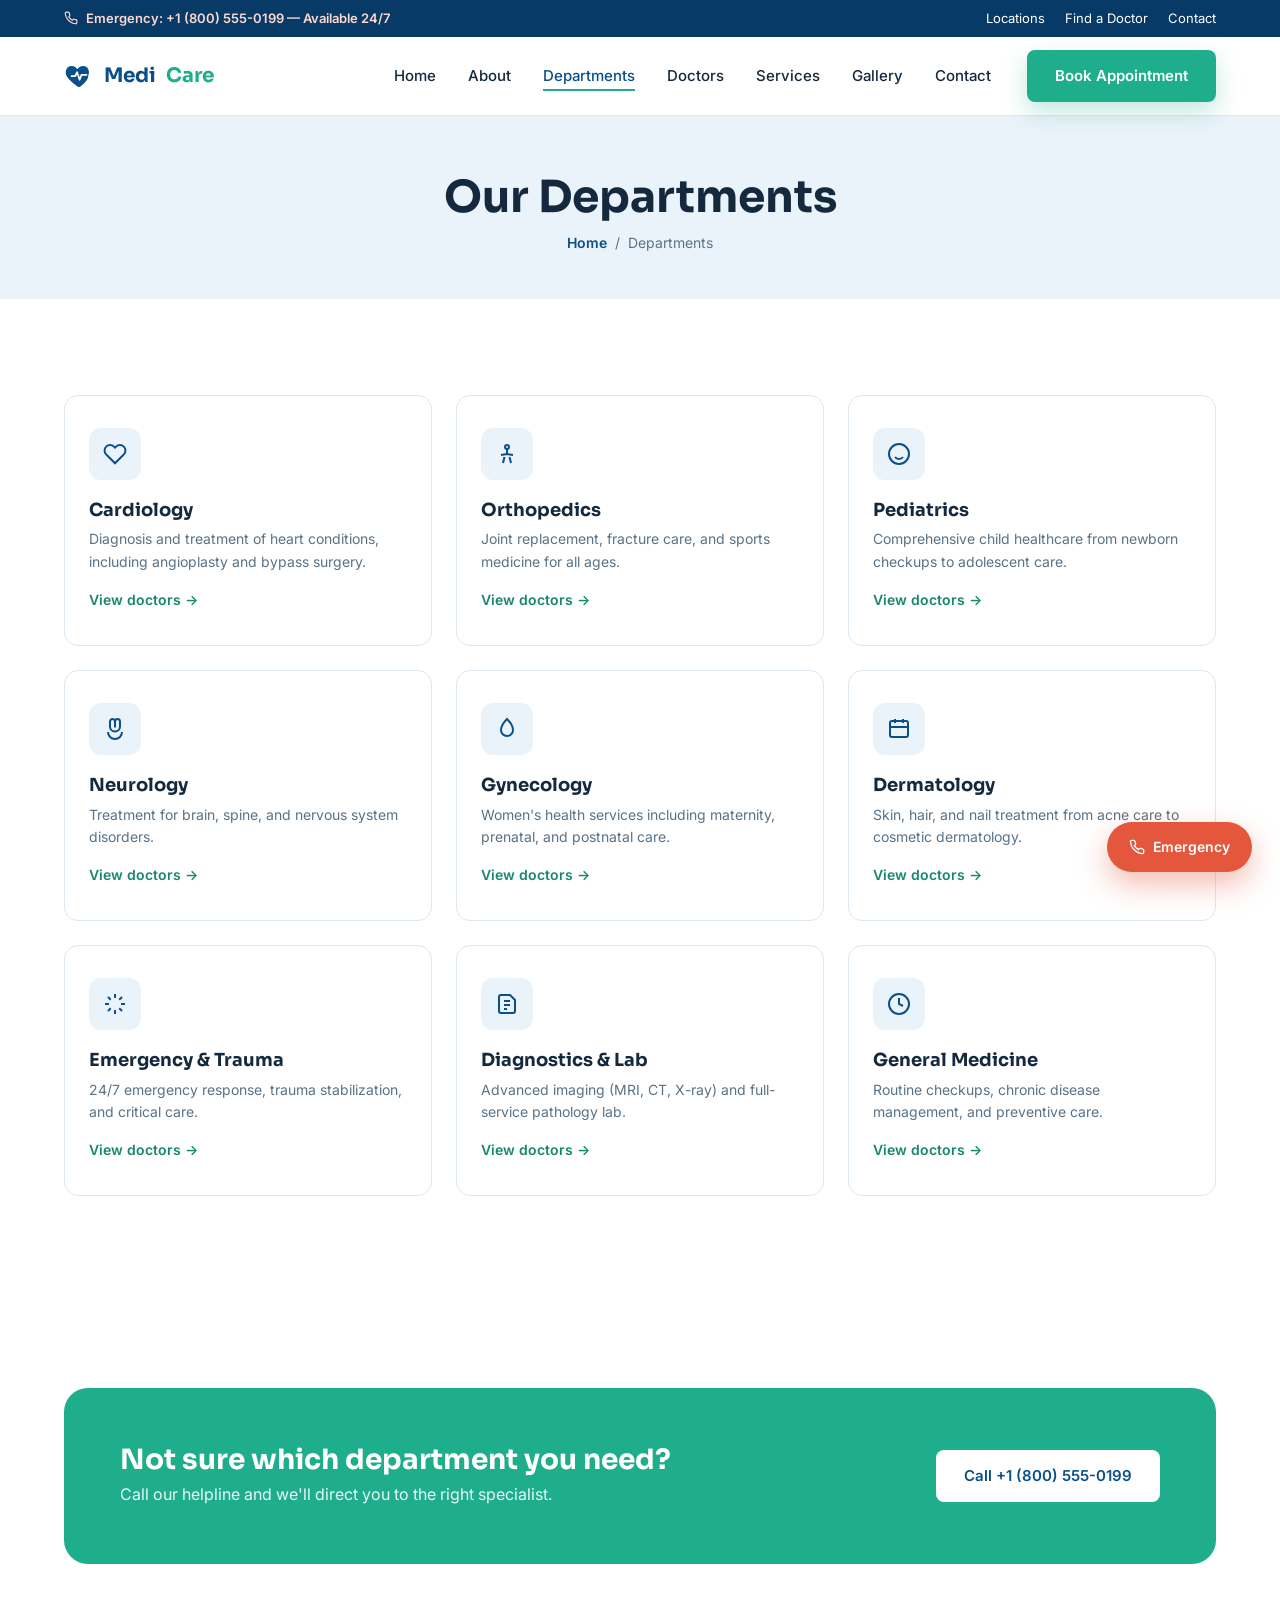
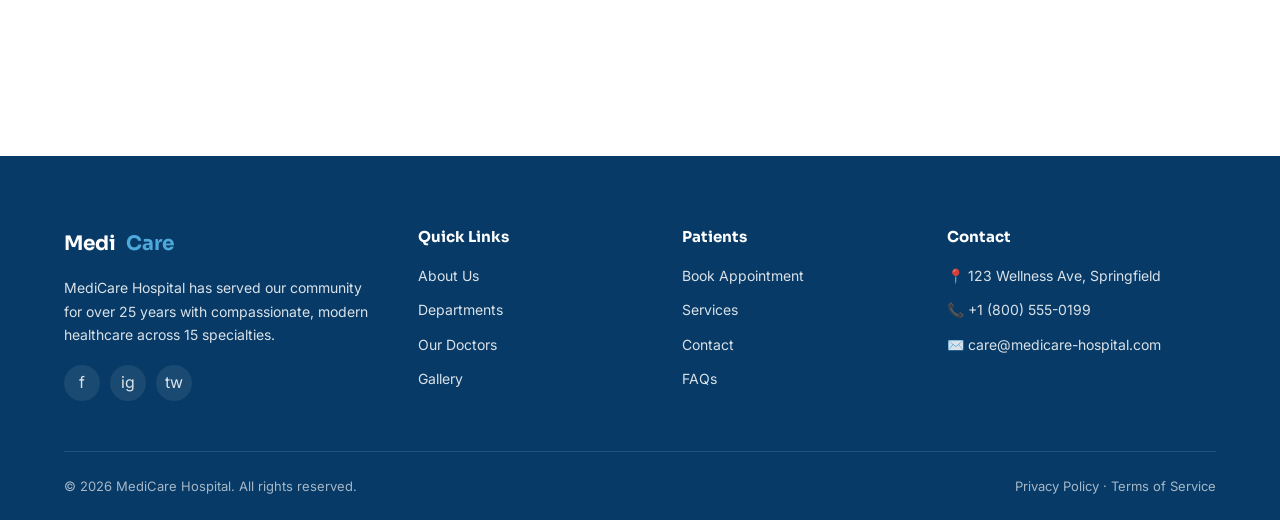
<file: departments.html>
<!DOCTYPE html>
<html lang="en">
<head>
<meta charset="UTF-8">
<meta name="viewport" content="width=device-width, initial-scale=1.0">
<title>Departments — MediCare Hospital</title>
<meta name="description" content="Explore MediCare Hospital's 15 specialty departments, from cardiology to dermatology.">
<link rel="preconnect" href="https://fonts.googleapis.com">
<link href="https://fonts.googleapis.com/css2?family=Sora:wght@500;600;700;800&family=Inter:wght@400;500;600&family=IBM+Plex+Mono:wght@500;600&display=swap" rel="stylesheet">
<link rel="stylesheet" href="css/style.css">
</head>
<body>

<div class="topbar">
  <div class="container">
    <div class="topbar__emergency">
      <svg width="14" height="14" viewBox="0 0 24 24" fill="none" stroke="currentColor" stroke-width="2"><path d="M22 16.92v3a2 2 0 0 1-2.18 2 19.79 19.79 0 0 1-8.63-3.07 19.5 19.5 0 0 1-6-6 19.79 19.79 0 0 1-3.07-8.67A2 2 0 0 1 4.11 2h3a2 2 0 0 1 2 1.72c.127.96.36 1.903.7 2.81a2 2 0 0 1-.45 2.11L8.09 9.91a16 16 0 0 0 6 6l1.27-1.27a2 2 0 0 1 2.11-.45c.907.34 1.85.573 2.81.7A2 2 0 0 1 22 16.92z"/></svg>
      Emergency: +1 (800) 555-0199 — Available 24/7
    </div>
    <div class="topbar__links">
      <a href="contact.html">Locations</a>
      <a href="doctors.html">Find a Doctor</a>
      <a href="contact.html">Contact</a>
    </div>
  </div>
</div>

<header class="header">
  <div class="container">
    <a href="index.html" class="logo">
      <svg width="30" height="30" viewBox="0 0 24 24" fill="none"><path d="M12 21s-7.5-4.6-10-9.3C.4 8.1 2.2 4 6.2 4c2 0 3.6 1.1 4.5 2.6C11.6 5.1 13.2 4 15.2 4c4 0 5.8 4.1 4.2 7.7C19.5 16.4 12 21 12 21z" fill="#0B4F8A"/><path d="M6 12h3l1.5-3 2 6L14 11h4" stroke="#fff" stroke-width="1.4" stroke-linecap="round" stroke-linejoin="round" fill="none"/></svg>
      Medi<span>Care</span>
    </a>
    <nav class="nav">
      <ul class="nav__list">
        <li><a href="index.html">Home</a></li>
        <li><a href="about.html">About</a></li>
        <li><a href="departments.html" class="active">Departments</a></li>
        <li><a href="doctors.html">Doctors</a></li>
        <li><a href="services.html">Services</a></li>
        <li><a href="gallery.html">Gallery</a></li>
        <li><a href="contact.html">Contact</a></li>
      </ul>
      <div class="header__actions">
        <a href="appointment.html" class="btn btn--primary">Book Appointment</a>
        <button class="nav-toggle" aria-label="Toggle menu"><span></span><span></span><span></span></button>
      </div>
    </nav>
  </div>
</header>

<section class="page-banner">
  <div class="container">
    <h1>Our Departments</h1>
    <div class="breadcrumb"><a href="index.html">Home</a> <span>/</span> <span>Departments</span></div>
  </div>
</section>

<section class="section">
  <div class="container">
    <div class="dept-grid">

      <div class="service-card">
        <div class="service-card__icon"><svg width="24" height="24" viewBox="0 0 24 24" fill="none" stroke="currentColor" stroke-width="2"><path d="M20.84 4.61a5.5 5.5 0 0 0-7.78 0L12 5.67l-1.06-1.06a5.5 5.5 0 0 0-7.78 7.78l1.06 1.06L12 21.23l7.78-7.78 1.06-1.06a5.5 5.5 0 0 0 0-7.78z"/></svg></div>
        <h3>Cardiology</h3>
        <p>Diagnosis and treatment of heart conditions, including angioplasty and bypass surgery.</p>
        <a href="doctors.html">View doctors →</a>
      </div>

      <div class="service-card">
        <div class="service-card__icon"><svg width="24" height="24" viewBox="0 0 24 24" fill="none" stroke="currentColor" stroke-width="2"><circle cx="12" cy="5" r="2"/><path d="M12 7v6M8 21l1.5-6M16 21l-1.5-6M6 13l6-1 6 1"/></svg></div>
        <h3>Orthopedics</h3>
        <p>Joint replacement, fracture care, and sports medicine for all ages.</p>
        <a href="doctors.html">View doctors →</a>
      </div>

      <div class="service-card">
        <div class="service-card__icon"><svg width="24" height="24" viewBox="0 0 24 24" fill="none" stroke="currentColor" stroke-width="2"><path d="M9 12h.01M15 12h.01M12 2a10 10 0 1 0 0 20 10 10 0 0 0 0-20zM8 15s1.5 2 4 2 4-2 4-2"/></svg></div>
        <h3>Pediatrics</h3>
        <p>Comprehensive child healthcare from newborn checkups to adolescent care.</p>
        <a href="doctors.html">View doctors →</a>
      </div>

      <div class="service-card">
        <div class="service-card__icon"><svg width="24" height="24" viewBox="0 0 24 24" fill="none" stroke="currentColor" stroke-width="2"><path d="M9.5 2A2.5 2.5 0 0 1 12 4.5v0A2.5 2.5 0 0 1 14.5 2M9.5 2A2.5 2.5 0 0 0 7 4.5v5a5 5 0 0 0 10 0v-5A2.5 2.5 0 0 0 14.5 2M12 4.5v6"/><path d="M5 15a7 7 0 0 0 14 0"/></svg></div>
        <h3>Neurology</h3>
        <p>Treatment for brain, spine, and nervous system disorders.</p>
        <a href="doctors.html">View doctors →</a>
      </div>

      <div class="service-card">
        <div class="service-card__icon"><svg width="24" height="24" viewBox="0 0 24 24" fill="none" stroke="currentColor" stroke-width="2"><path d="M12 2C8 6 6 9 6 13a6 6 0 0 0 12 0c0-4-2-7-6-11z"/></svg></div>
        <h3>Gynecology</h3>
        <p>Women's health services including maternity, prenatal, and postnatal care.</p>
        <a href="doctors.html">View doctors →</a>
      </div>

      <div class="service-card">
        <div class="service-card__icon"><svg width="24" height="24" viewBox="0 0 24 24" fill="none" stroke="currentColor" stroke-width="2"><rect x="3" y="4" width="18" height="16" rx="2"/><path d="M8 2v4M16 2v4M3 10h18"/></svg></div>
        <h3>Dermatology</h3>
        <p>Skin, hair, and nail treatment from acne care to cosmetic dermatology.</p>
        <a href="doctors.html">View doctors →</a>
      </div>

      <div class="service-card">
        <div class="service-card__icon"><svg width="24" height="24" viewBox="0 0 24 24" fill="none" stroke="currentColor" stroke-width="2"><path d="M12 2v4M12 18v4M4.93 4.93l2.83 2.83M16.24 16.24l2.83 2.83M2 12h4M18 12h4M4.93 19.07l2.83-2.83M16.24 7.76l2.83-2.83"/></svg></div>
        <h3>Emergency &amp; Trauma</h3>
        <p>24/7 emergency response, trauma stabilization, and critical care.</p>
        <a href="doctors.html">View doctors →</a>
      </div>

      <div class="service-card">
        <div class="service-card__icon"><svg width="24" height="24" viewBox="0 0 24 24" fill="none" stroke="currentColor" stroke-width="2"><path d="M4 19V5a2 2 0 0 1 2-2h9l5 5v11a2 2 0 0 1-2 2H6a2 2 0 0 1-2-2z"/><path d="M9 9h6M9 13h6M9 17h3"/></svg></div>
        <h3>Diagnostics &amp; Lab</h3>
        <p>Advanced imaging (MRI, CT, X-ray) and full-service pathology lab.</p>
        <a href="doctors.html">View doctors →</a>
      </div>

      <div class="service-card">
        <div class="service-card__icon"><svg width="24" height="24" viewBox="0 0 24 24" fill="none" stroke="currentColor" stroke-width="2"><path d="M12 2a10 10 0 1 0 10 10A10 10 0 0 0 12 2zM12 6v6l4 2"/></svg></div>
        <h3>General Medicine</h3>
        <p>Routine checkups, chronic disease management, and preventive care.</p>
        <a href="doctors.html">View doctors →</a>
      </div>

    </div>
  </div>
</section>

<section class="section">
  <div class="cta-band">
    <div>
      <h2>Not sure which department you need?</h2>
      <p>Call our helpline and we'll direct you to the right specialist.</p>
    </div>
    <div class="cta-band__actions">
      <a href="tel:+18005550199" class="btn btn--white">Call +1 (800) 555-0199</a>
    </div>
  </div>
</section>

<footer class="footer">
  <div class="container">
    <div class="footer-grid">
      <div class="footer__about">
        <a href="index.html" class="logo">Medi<span>Care</span></a>
        <p>MediCare Hospital has served our community for over 25 years with compassionate, modern healthcare across 15 specialties.</p>
        <div class="footer__social">
          <a href="#" aria-label="Facebook">f</a>
          <a href="#" aria-label="Instagram">ig</a>
          <a href="#" aria-label="Twitter">tw</a>
        </div>
      </div>
      <div>
        <h4>Quick Links</h4>
        <ul>
          <li><a href="about.html">About Us</a></li>
          <li><a href="departments.html">Departments</a></li>
          <li><a href="doctors.html">Our Doctors</a></li>
          <li><a href="gallery.html">Gallery</a></li>
        </ul>
      </div>
      <div>
        <h4>Patients</h4>
        <ul>
          <li><a href="appointment.html">Book Appointment</a></li>
          <li><a href="services.html">Services</a></li>
          <li><a href="contact.html">Contact</a></li>
          <li><a href="contact.html#faq">FAQs</a></li>
        </ul>
      </div>
      <div>
        <h4>Contact</h4>
        <ul class="footer__contact">
          <li>📍 123 Wellness Ave, Springfield</li>
          <li>📞 +1 (800) 555-0199</li>
          <li>✉️ care@medicare-hospital.com</li>
        </ul>
      </div>
    </div>
    <div class="footer__bottom">
      <span>© 2026 MediCare Hospital. All rights reserved.</span>
      <span>Privacy Policy · Terms of Service</span>
    </div>
  </div>
</footer>

<a href="tel:+18005550199" class="float-emergency">
  <svg width="16" height="16" viewBox="0 0 24 24" fill="none" stroke="white" stroke-width="2"><path d="M22 16.92v3a2 2 0 0 1-2.18 2 19.79 19.79 0 0 1-8.63-3.07 19.5 19.5 0 0 1-6-6 19.79 19.79 0 0 1-3.07-8.67A2 2 0 0 1 4.11 2h3a2 2 0 0 1 2 1.72c.127.96.36 1.903.7 2.81a2 2 0 0 1-.45 2.11L8.09 9.91a16 16 0 0 0 6 6l1.27-1.27a2 2 0 0 1 2.11-.45c.907.34 1.85.573 2.81.7A2 2 0 0 1 22 16.92z"/></svg>
  Emergency
</a>

<script src="js/main.js"></script>
</body>
</html>
</file>
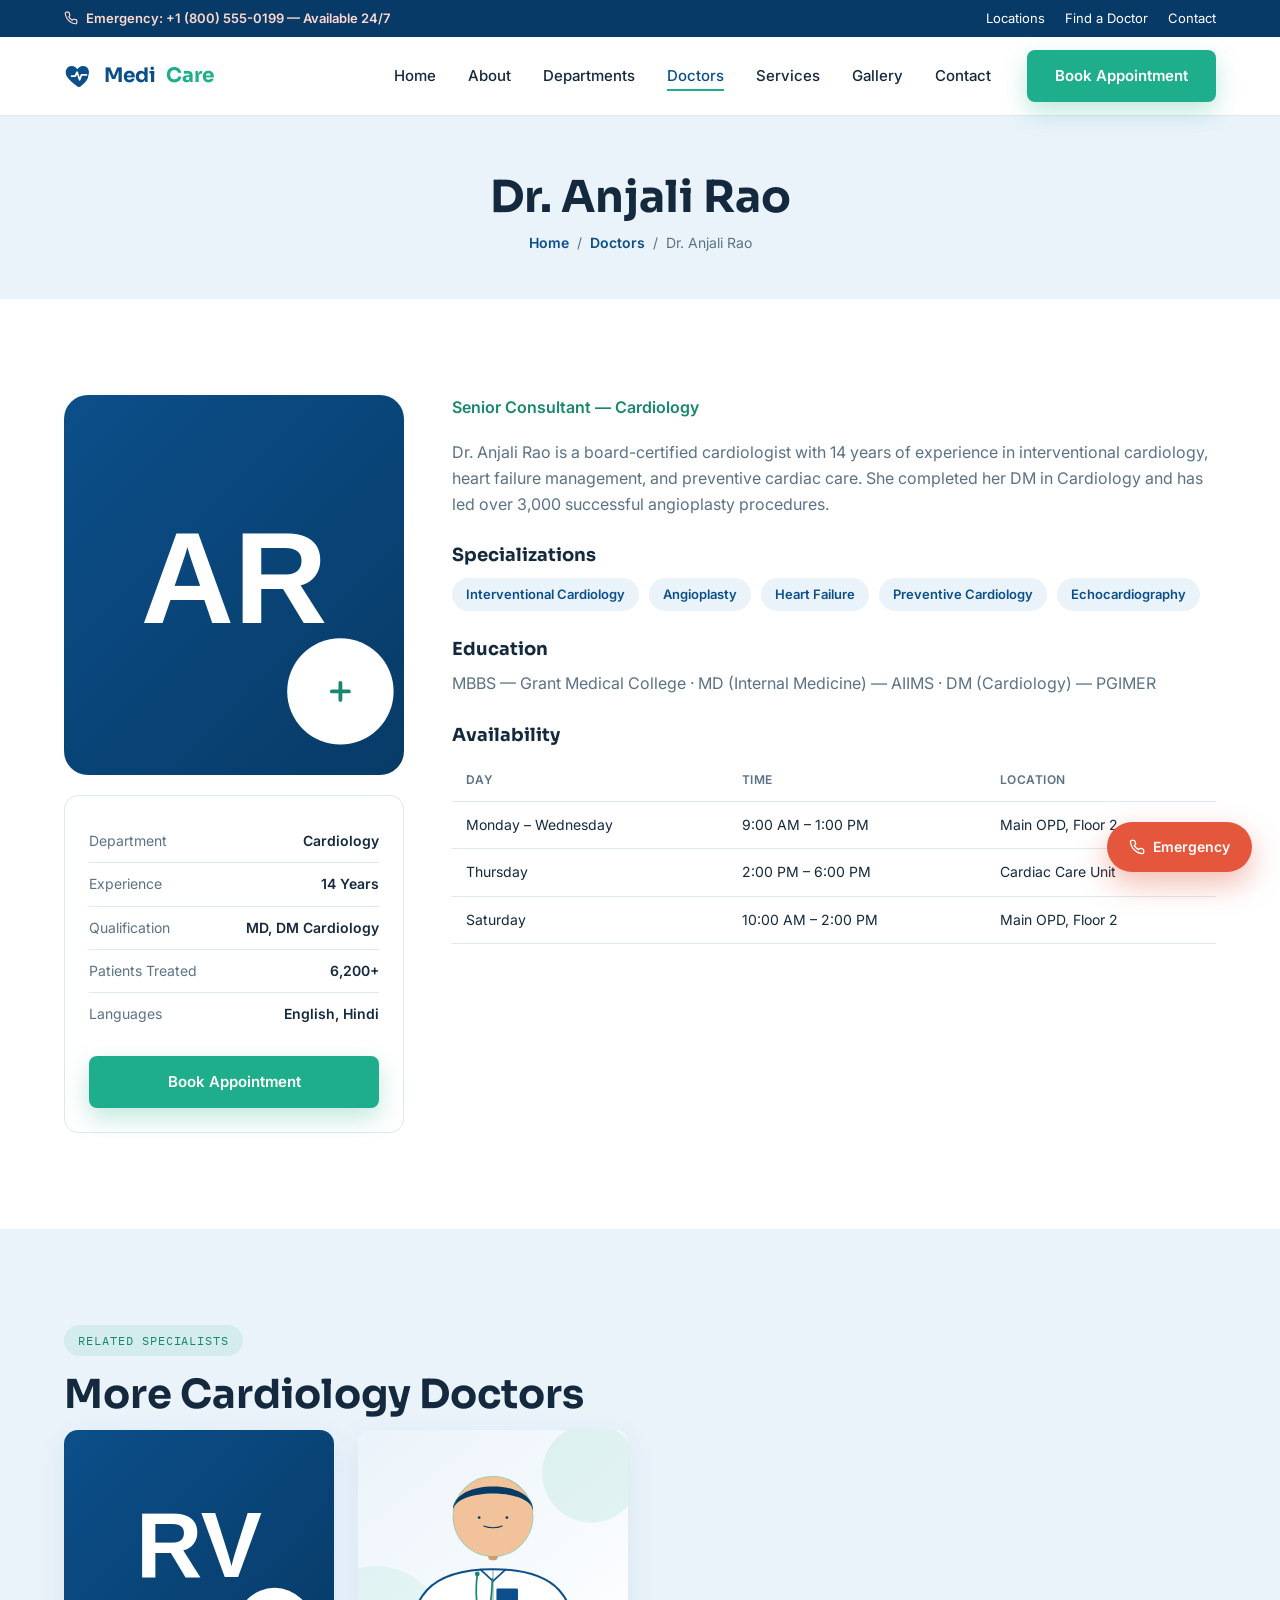
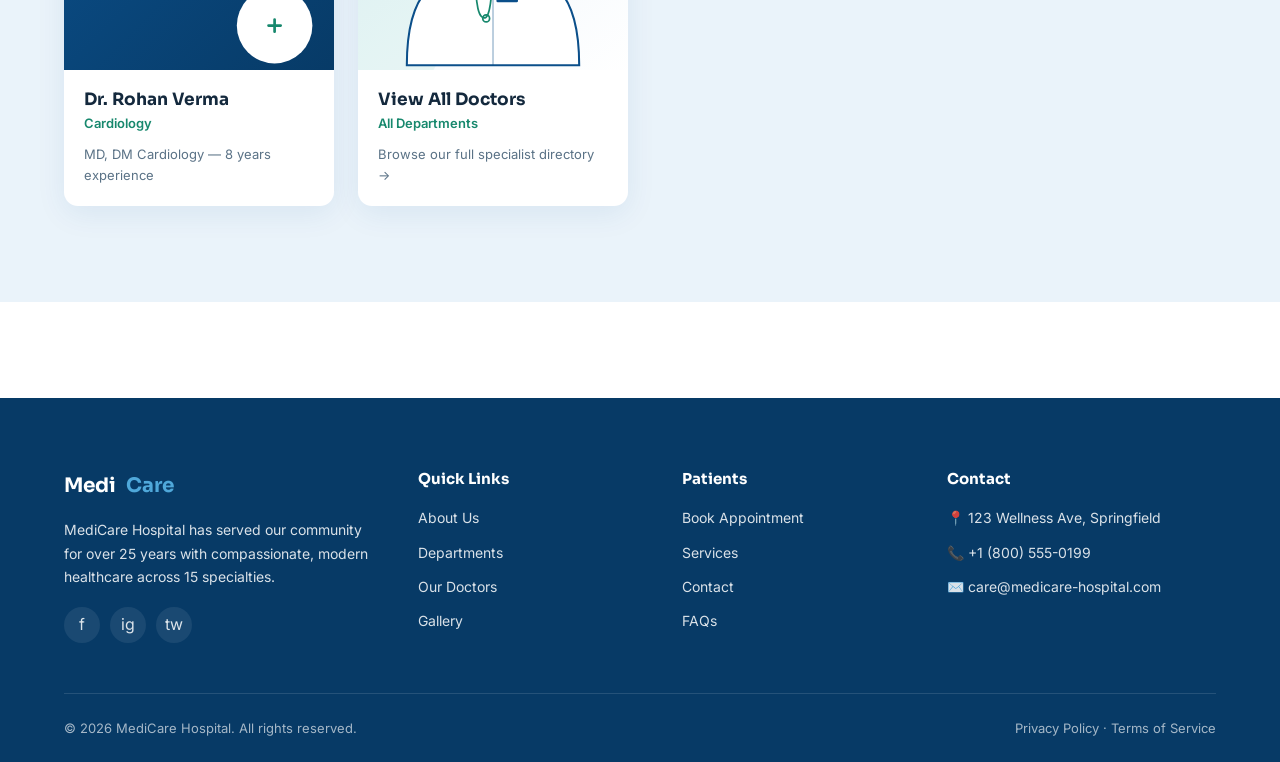
<file: doctor-single.html>
<!DOCTYPE html>
<html lang="en">
<head>
<meta charset="UTF-8">
<meta name="viewport" content="width=device-width, initial-scale=1.0">
<title>Dr. Anjali Rao — Cardiology | MediCare Hospital</title>
<meta name="description" content="Dr. Anjali Rao, MD DM Cardiology, 14 years experience at MediCare Hospital. View schedule and book an appointment.">
<link rel="preconnect" href="https://fonts.googleapis.com">
<link href="https://fonts.googleapis.com/css2?family=Sora:wght@500;600;700;800&family=Inter:wght@400;500;600&family=IBM+Plex+Mono:wght@500;600&display=swap" rel="stylesheet">
<link rel="stylesheet" href="css/style.css">
</head>
<body>

<div class="topbar">
  <div class="container">
    <div class="topbar__emergency">
      <svg width="14" height="14" viewBox="0 0 24 24" fill="none" stroke="currentColor" stroke-width="2"><path d="M22 16.92v3a2 2 0 0 1-2.18 2 19.79 19.79 0 0 1-8.63-3.07 19.5 19.5 0 0 1-6-6 19.79 19.79 0 0 1-3.07-8.67A2 2 0 0 1 4.11 2h3a2 2 0 0 1 2 1.72c.127.96.36 1.903.7 2.81a2 2 0 0 1-.45 2.11L8.09 9.91a16 16 0 0 0 6 6l1.27-1.27a2 2 0 0 1 2.11-.45c.907.34 1.85.573 2.81.7A2 2 0 0 1 22 16.92z"/></svg>
      Emergency: +1 (800) 555-0199 — Available 24/7
    </div>
    <div class="topbar__links">
      <a href="contact.html">Locations</a>
      <a href="doctors.html">Find a Doctor</a>
      <a href="contact.html">Contact</a>
    </div>
  </div>
</div>

<header class="header">
  <div class="container">
    <a href="index.html" class="logo">
      <svg width="30" height="30" viewBox="0 0 24 24" fill="none"><path d="M12 21s-7.5-4.6-10-9.3C.4 8.1 2.2 4 6.2 4c2 0 3.6 1.1 4.5 2.6C11.6 5.1 13.2 4 15.2 4c4 0 5.8 4.1 4.2 7.7C19.5 16.4 12 21 12 21z" fill="#0B4F8A"/><path d="M6 12h3l1.5-3 2 6L14 11h4" stroke="#fff" stroke-width="1.4" stroke-linecap="round" stroke-linejoin="round" fill="none"/></svg>
      Medi<span>Care</span>
    </a>
    <nav class="nav">
      <ul class="nav__list">
        <li><a href="index.html">Home</a></li>
        <li><a href="about.html">About</a></li>
        <li><a href="departments.html">Departments</a></li>
        <li><a href="doctors.html" class="active">Doctors</a></li>
        <li><a href="services.html">Services</a></li>
        <li><a href="gallery.html">Gallery</a></li>
        <li><a href="contact.html">Contact</a></li>
      </ul>
      <div class="header__actions">
        <a href="appointment.html" class="btn btn--primary">Book Appointment</a>
        <button class="nav-toggle" aria-label="Toggle menu"><span></span><span></span><span></span></button>
      </div>
    </nav>
  </div>
</header>

<section class="page-banner">
  <div class="container">
    <h1>Dr. Anjali Rao</h1>
    <div class="breadcrumb"><a href="index.html">Home</a> <span>/</span> <a href="doctors.html">Doctors</a> <span>/</span> <span>Dr. Anjali Rao</span></div>
  </div>
</section>

<section class="section">
  <div class="container doctor-profile">
    <div class="doctor-profile__media">
      <img src="images/avatars/anjali-rao.svg" alt="Dr. Anjali Rao">
      <div class="doctor-profile__card">
        <ul>
          <li><span>Department</span><span>Cardiology</span></li>
          <li><span>Experience</span><span>14 Years</span></li>
          <li><span>Qualification</span><span>MD, DM Cardiology</span></li>
          <li><span>Patients Treated</span><span>6,200+</span></li>
          <li><span>Languages</span><span>English, Hindi</span></li>
        </ul>
        <a href="appointment.html" class="btn btn--primary" style="width:100%; margin-top:20px;">Book Appointment</a>
      </div>
    </div>

    <div class="doctor-profile__content">
      <span class="specialty">Senior Consultant — Cardiology</span>
      <p>Dr. Anjali Rao is a board-certified cardiologist with 14 years of experience in interventional cardiology, heart failure management, and preventive cardiac care. She completed her DM in Cardiology and has led over 3,000 successful angioplasty procedures.</p>

      <h3>Specializations</h3>
      <div class="tag-list">
        <span>Interventional Cardiology</span>
        <span>Angioplasty</span>
        <span>Heart Failure</span>
        <span>Preventive Cardiology</span>
        <span>Echocardiography</span>
      </div>

      <h3>Education</h3>
      <p>MBBS — Grant Medical College · MD (Internal Medicine) — AIIMS · DM (Cardiology) — PGIMER</p>

      <h3>Availability</h3>
      <table class="schedule-table">
        <thead><tr><th>Day</th><th>Time</th><th>Location</th></tr></thead>
        <tbody>
          <tr><td>Monday – Wednesday</td><td>9:00 AM – 1:00 PM</td><td>Main OPD, Floor 2</td></tr>
          <tr><td>Thursday</td><td>2:00 PM – 6:00 PM</td><td>Cardiac Care Unit</td></tr>
          <tr><td>Saturday</td><td>10:00 AM – 2:00 PM</td><td>Main OPD, Floor 2</td></tr>
        </tbody>
      </table>
    </div>
  </div>
</section>

<section class="section section--tint">
  <div class="container">
    <div class="eyebrow">Related Specialists</div>
    <h2 class="section-title">More Cardiology Doctors</h2>
    <div class="doctors-grid">
      <a href="doctor-single.html" class="doctor-card">
        <div class="doctor-card__img"><img src="images/avatars/rohan-verma.svg" alt="Dr. Rohan Verma"></div>
        <div class="doctor-card__body">
          <h3>Dr. Rohan Verma</h3>
          <span>Cardiology</span>
          <p>MD, DM Cardiology — 8 years experience</p>
        </div>
      </a>
      <a href="doctors.html" class="doctor-card">
        <div class="doctor-card__img"><img src="images/illustrations/doctor-blue.svg" alt="More doctors"></div>
        <div class="doctor-card__body">
          <h3>View All Doctors</h3>
          <span>All Departments</span>
          <p>Browse our full specialist directory →</p>
        </div>
      </a>
    </div>
  </div>
</section>

<footer class="footer">
  <div class="container">
    <div class="footer-grid">
      <div class="footer__about">
        <a href="index.html" class="logo">Medi<span>Care</span></a>
        <p>MediCare Hospital has served our community for over 25 years with compassionate, modern healthcare across 15 specialties.</p>
        <div class="footer__social">
          <a href="#" aria-label="Facebook">f</a>
          <a href="#" aria-label="Instagram">ig</a>
          <a href="#" aria-label="Twitter">tw</a>
        </div>
      </div>
      <div>
        <h4>Quick Links</h4>
        <ul>
          <li><a href="about.html">About Us</a></li>
          <li><a href="departments.html">Departments</a></li>
          <li><a href="doctors.html">Our Doctors</a></li>
          <li><a href="gallery.html">Gallery</a></li>
        </ul>
      </div>
      <div>
        <h4>Patients</h4>
        <ul>
          <li><a href="appointment.html">Book Appointment</a></li>
          <li><a href="services.html">Services</a></li>
          <li><a href="contact.html">Contact</a></li>
          <li><a href="contact.html#faq">FAQs</a></li>
        </ul>
      </div>
      <div>
        <h4>Contact</h4>
        <ul class="footer__contact">
          <li>📍 123 Wellness Ave, Springfield</li>
          <li>📞 +1 (800) 555-0199</li>
          <li>✉️ care@medicare-hospital.com</li>
        </ul>
      </div>
    </div>
    <div class="footer__bottom">
      <span>© 2026 MediCare Hospital. All rights reserved.</span>
      <span>Privacy Policy · Terms of Service</span>
    </div>
  </div>
</footer>

<a href="tel:+18005550199" class="float-emergency">
  <svg width="16" height="16" viewBox="0 0 24 24" fill="none" stroke="white" stroke-width="2"><path d="M22 16.92v3a2 2 0 0 1-2.18 2 19.79 19.79 0 0 1-8.63-3.07 19.5 19.5 0 0 1-6-6 19.79 19.79 0 0 1-3.07-8.67A2 2 0 0 1 4.11 2h3a2 2 0 0 1 2 1.72c.127.96.36 1.903.7 2.81a2 2 0 0 1-.45 2.11L8.09 9.91a16 16 0 0 0 6 6l1.27-1.27a2 2 0 0 1 2.11-.45c.907.34 1.85.573 2.81.7A2 2 0 0 1 22 16.92z"/></svg>
  Emergency
</a>

<script src="js/main.js"></script>
</body>
</html>
</file>
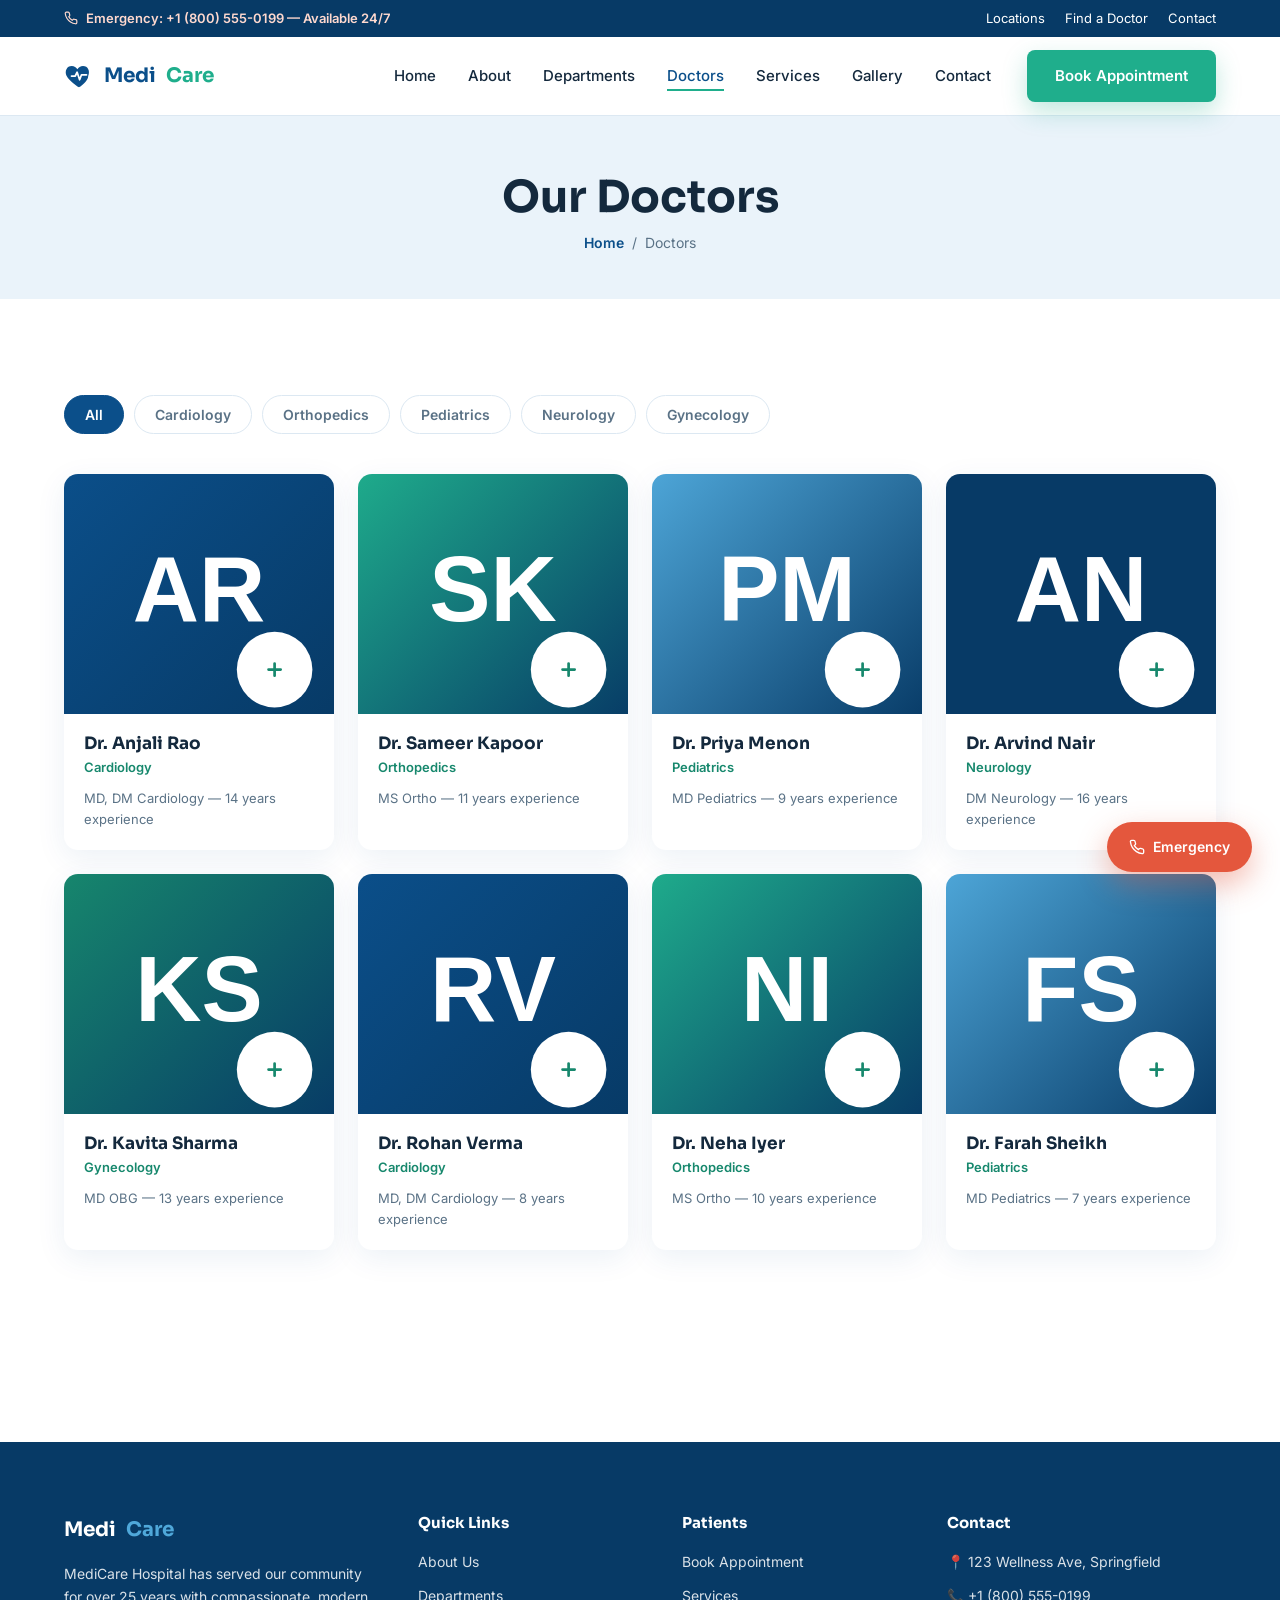
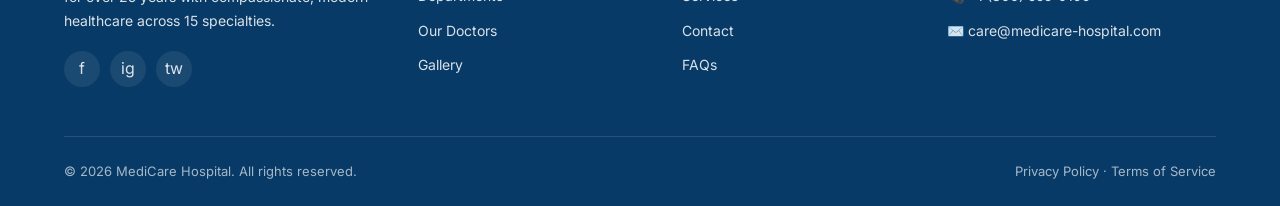
<file: doctors.html>
<!DOCTYPE html>
<html lang="en">
<head>
<meta charset="UTF-8">
<meta name="viewport" content="width=device-width, initial-scale=1.0">
<title>Our Doctors — MediCare Hospital</title>
<meta name="description" content="Meet MediCare Hospital's board-certified specialist doctors across cardiology, orthopedics, pediatrics, and more.">
<link rel="preconnect" href="https://fonts.googleapis.com">
<link href="https://fonts.googleapis.com/css2?family=Sora:wght@500;600;700;800&family=Inter:wght@400;500;600&family=IBM+Plex+Mono:wght@500;600&display=swap" rel="stylesheet">
<link rel="stylesheet" href="css/style.css">
</head>
<body>

<div class="topbar">
  <div class="container">
    <div class="topbar__emergency">
      <svg width="14" height="14" viewBox="0 0 24 24" fill="none" stroke="currentColor" stroke-width="2"><path d="M22 16.92v3a2 2 0 0 1-2.18 2 19.79 19.79 0 0 1-8.63-3.07 19.5 19.5 0 0 1-6-6 19.79 19.79 0 0 1-3.07-8.67A2 2 0 0 1 4.11 2h3a2 2 0 0 1 2 1.72c.127.96.36 1.903.7 2.81a2 2 0 0 1-.45 2.11L8.09 9.91a16 16 0 0 0 6 6l1.27-1.27a2 2 0 0 1 2.11-.45c.907.34 1.85.573 2.81.7A2 2 0 0 1 22 16.92z"/></svg>
      Emergency: +1 (800) 555-0199 — Available 24/7
    </div>
    <div class="topbar__links">
      <a href="contact.html">Locations</a>
      <a href="doctors.html">Find a Doctor</a>
      <a href="contact.html">Contact</a>
    </div>
  </div>
</div>

<header class="header">
  <div class="container">
    <a href="index.html" class="logo">
      <svg width="30" height="30" viewBox="0 0 24 24" fill="none"><path d="M12 21s-7.5-4.6-10-9.3C.4 8.1 2.2 4 6.2 4c2 0 3.6 1.1 4.5 2.6C11.6 5.1 13.2 4 15.2 4c4 0 5.8 4.1 4.2 7.7C19.5 16.4 12 21 12 21z" fill="#0B4F8A"/><path d="M6 12h3l1.5-3 2 6L14 11h4" stroke="#fff" stroke-width="1.4" stroke-linecap="round" stroke-linejoin="round" fill="none"/></svg>
      Medi<span>Care</span>
    </a>
    <nav class="nav">
      <ul class="nav__list">
        <li><a href="index.html">Home</a></li>
        <li><a href="about.html">About</a></li>
        <li><a href="departments.html">Departments</a></li>
        <li><a href="doctors.html" class="active">Doctors</a></li>
        <li><a href="services.html">Services</a></li>
        <li><a href="gallery.html">Gallery</a></li>
        <li><a href="contact.html">Contact</a></li>
      </ul>
      <div class="header__actions">
        <a href="appointment.html" class="btn btn--primary">Book Appointment</a>
        <button class="nav-toggle" aria-label="Toggle menu"><span></span><span></span><span></span></button>
      </div>
    </nav>
  </div>
</header>

<section class="page-banner">
  <div class="container">
    <h1>Our Doctors</h1>
    <div class="breadcrumb"><a href="index.html">Home</a> <span>/</span> <span>Doctors</span></div>
  </div>
</section>

<section class="section">
  <div class="container">

    <div class="filter-bar" data-target="[data-doctor-card]">
      <button class="active" data-filter="all">All</button>
      <button data-filter="cardiology">Cardiology</button>
      <button data-filter="orthopedics">Orthopedics</button>
      <button data-filter="pediatrics">Pediatrics</button>
      <button data-filter="neurology">Neurology</button>
      <button data-filter="gynecology">Gynecology</button>
    </div>

    <div class="doctors-grid">

      <a href="doctor-single.html" class="doctor-card" data-doctor-card data-category="cardiology">
        <div class="doctor-card__img"><img src="images/avatars/anjali-rao.svg" alt="Dr. Anjali Rao"></div>
        <div class="doctor-card__body">
          <h3>Dr. Anjali Rao</h3>
          <span>Cardiology</span>
          <p>MD, DM Cardiology — 14 years experience</p>
        </div>
      </a>

      <a href="doctor-single.html" class="doctor-card" data-doctor-card data-category="orthopedics">
        <div class="doctor-card__img"><img src="images/avatars/sameer-kapoor.svg" alt="Dr. Sameer Kapoor"></div>
        <div class="doctor-card__body">
          <h3>Dr. Sameer Kapoor</h3>
          <span>Orthopedics</span>
          <p>MS Ortho — 11 years experience</p>
        </div>
      </a>

      <a href="doctor-single.html" class="doctor-card" data-doctor-card data-category="pediatrics">
        <div class="doctor-card__img"><img src="images/avatars/priya-menon.svg" alt="Dr. Priya Menon"></div>
        <div class="doctor-card__body">
          <h3>Dr. Priya Menon</h3>
          <span>Pediatrics</span>
          <p>MD Pediatrics — 9 years experience</p>
        </div>
      </a>

      <a href="doctor-single.html" class="doctor-card" data-doctor-card data-category="neurology">
        <div class="doctor-card__img"><img src="images/avatars/arvind-nair.svg" alt="Dr. Arvind Nair"></div>
        <div class="doctor-card__body">
          <h3>Dr. Arvind Nair</h3>
          <span>Neurology</span>
          <p>DM Neurology — 16 years experience</p>
        </div>
      </a>

      <a href="doctor-single.html" class="doctor-card" data-doctor-card data-category="gynecology">
        <div class="doctor-card__img"><img src="images/avatars/kavita-sharma.svg" alt="Dr. Kavita Sharma"></div>
        <div class="doctor-card__body">
          <h3>Dr. Kavita Sharma</h3>
          <span>Gynecology</span>
          <p>MD OBG — 13 years experience</p>
        </div>
      </a>

      <a href="doctor-single.html" class="doctor-card" data-doctor-card data-category="cardiology">
        <div class="doctor-card__img"><img src="images/avatars/rohan-verma.svg" alt="Dr. Rohan Verma"></div>
        <div class="doctor-card__body">
          <h3>Dr. Rohan Verma</h3>
          <span>Cardiology</span>
          <p>MD, DM Cardiology — 8 years experience</p>
        </div>
      </a>

      <a href="doctor-single.html" class="doctor-card" data-doctor-card data-category="orthopedics">
        <div class="doctor-card__img"><img src="images/avatars/neha-iyer.svg" alt="Dr. Neha Iyer"></div>
        <div class="doctor-card__body">
          <h3>Dr. Neha Iyer</h3>
          <span>Orthopedics</span>
          <p>MS Ortho — 10 years experience</p>
        </div>
      </a>

      <a href="doctor-single.html" class="doctor-card" data-doctor-card data-category="pediatrics">
        <div class="doctor-card__img"><img src="images/avatars/farah-sheikh.svg" alt="Dr. Farah Sheikh"></div>
        <div class="doctor-card__body">
          <h3>Dr. Farah Sheikh</h3>
          <span>Pediatrics</span>
          <p>MD Pediatrics — 7 years experience</p>
        </div>
      </a>

    </div>
  </div>
</section>

<footer class="footer">
  <div class="container">
    <div class="footer-grid">
      <div class="footer__about">
        <a href="index.html" class="logo">Medi<span>Care</span></a>
        <p>MediCare Hospital has served our community for over 25 years with compassionate, modern healthcare across 15 specialties.</p>
        <div class="footer__social">
          <a href="#" aria-label="Facebook">f</a>
          <a href="#" aria-label="Instagram">ig</a>
          <a href="#" aria-label="Twitter">tw</a>
        </div>
      </div>
      <div>
        <h4>Quick Links</h4>
        <ul>
          <li><a href="about.html">About Us</a></li>
          <li><a href="departments.html">Departments</a></li>
          <li><a href="doctors.html">Our Doctors</a></li>
          <li><a href="gallery.html">Gallery</a></li>
        </ul>
      </div>
      <div>
        <h4>Patients</h4>
        <ul>
          <li><a href="appointment.html">Book Appointment</a></li>
          <li><a href="services.html">Services</a></li>
          <li><a href="contact.html">Contact</a></li>
          <li><a href="contact.html#faq">FAQs</a></li>
        </ul>
      </div>
      <div>
        <h4>Contact</h4>
        <ul class="footer__contact">
          <li>📍 123 Wellness Ave, Springfield</li>
          <li>📞 +1 (800) 555-0199</li>
          <li>✉️ care@medicare-hospital.com</li>
        </ul>
      </div>
    </div>
    <div class="footer__bottom">
      <span>© 2026 MediCare Hospital. All rights reserved.</span>
      <span>Privacy Policy · Terms of Service</span>
    </div>
  </div>
</footer>

<a href="tel:+18005550199" class="float-emergency">
  <svg width="16" height="16" viewBox="0 0 24 24" fill="none" stroke="white" stroke-width="2"><path d="M22 16.92v3a2 2 0 0 1-2.18 2 19.79 19.79 0 0 1-8.63-3.07 19.5 19.5 0 0 1-6-6 19.79 19.79 0 0 1-3.07-8.67A2 2 0 0 1 4.11 2h3a2 2 0 0 1 2 1.72c.127.96.36 1.903.7 2.81a2 2 0 0 1-.45 2.11L8.09 9.91a16 16 0 0 0 6 6l1.27-1.27a2 2 0 0 1 2.11-.45c.907.34 1.85.573 2.81.7A2 2 0 0 1 22 16.92z"/></svg>
  Emergency
</a>

<script src="js/main.js"></script>
</body>
</html>
</file>
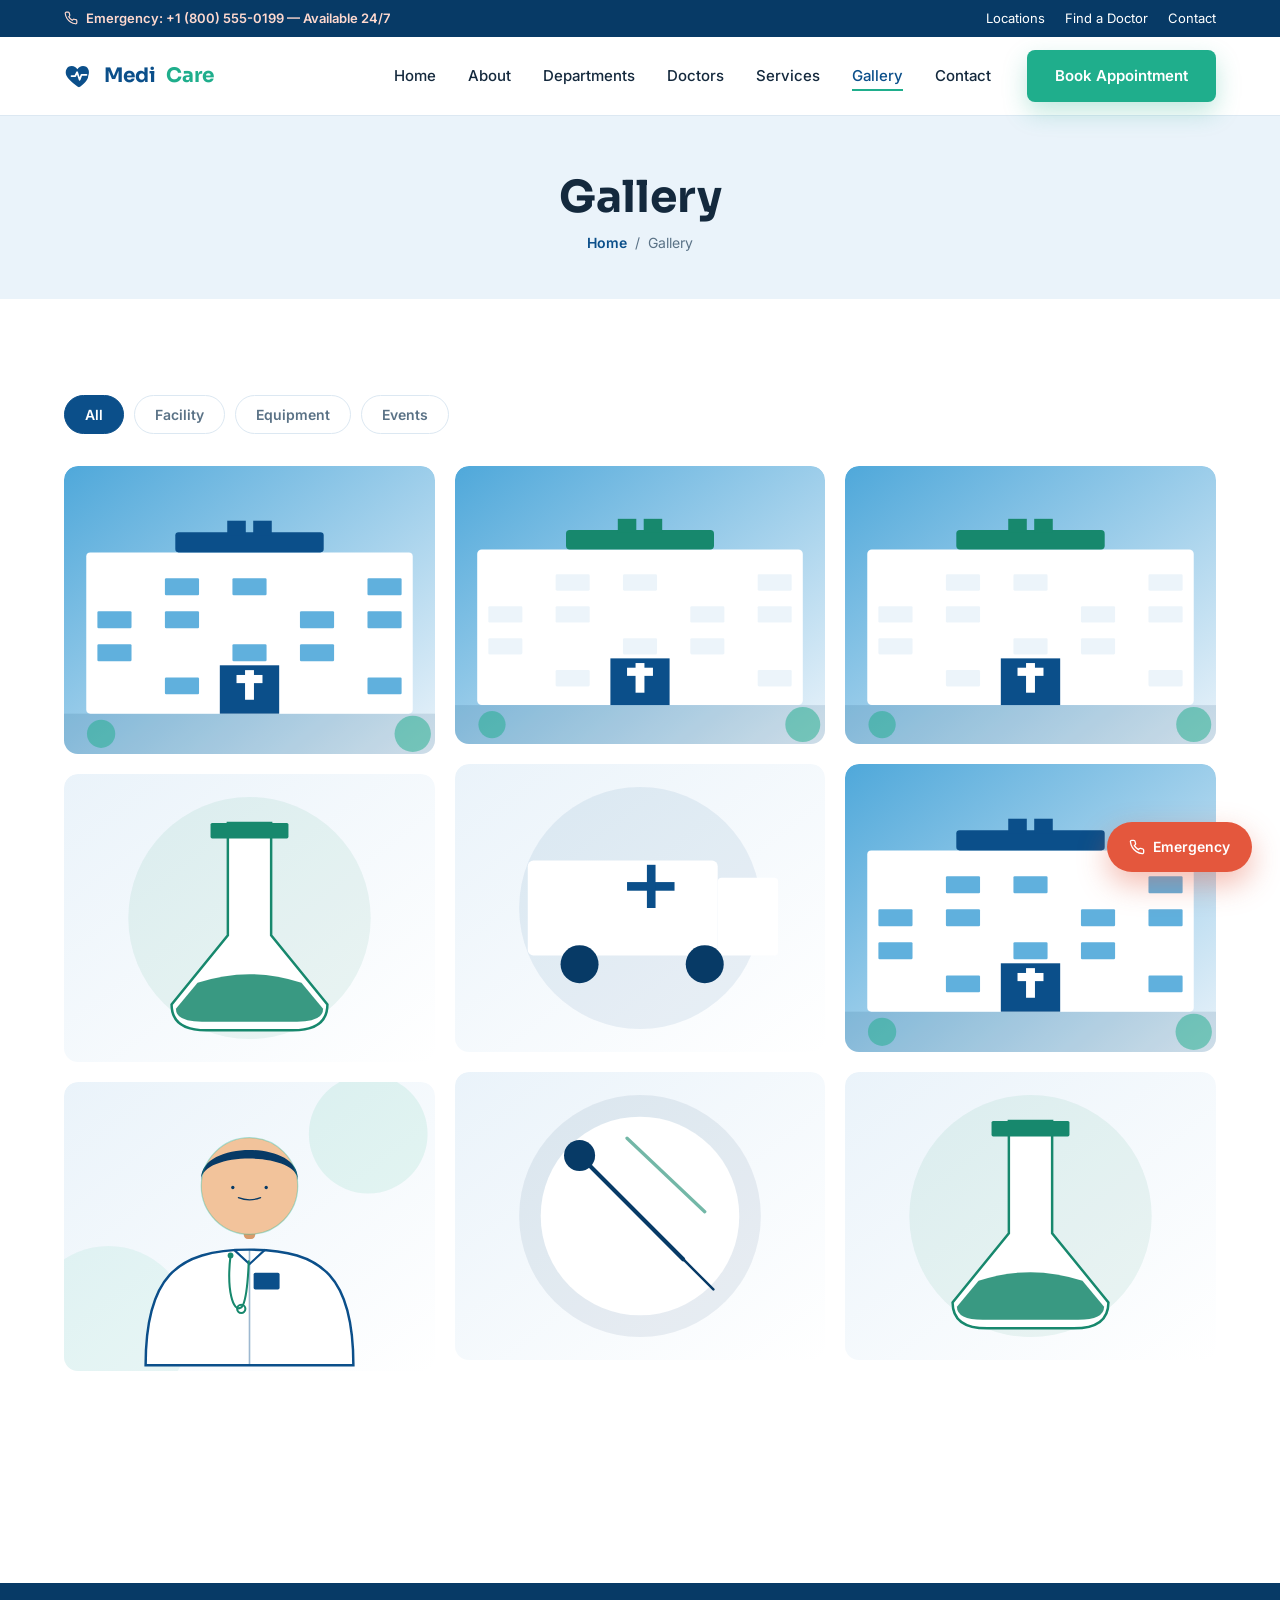
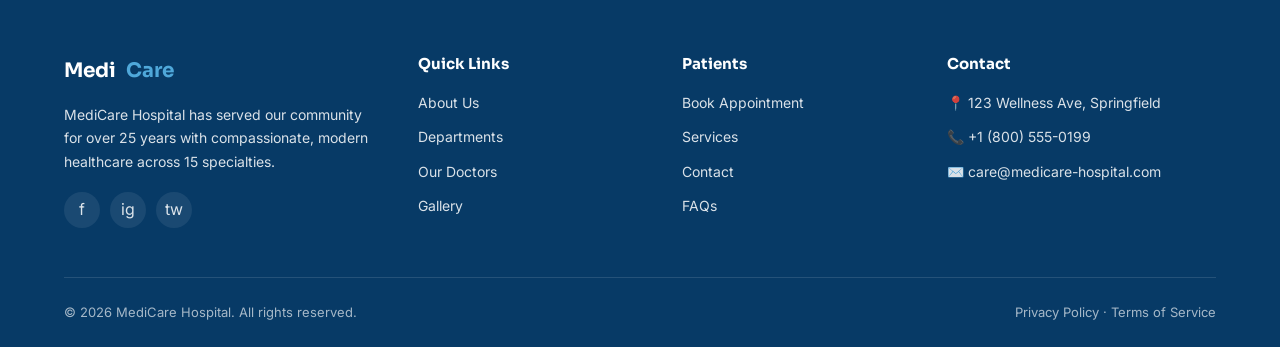
<file: gallery.html>
<!DOCTYPE html>
<html lang="en">
<head>
<meta charset="UTF-8">
<meta name="viewport" content="width=device-width, initial-scale=1.0">
<title>Gallery — MediCare Hospital</title>
<meta name="description" content="Take a visual tour of MediCare Hospital's facilities, equipment, and events.">
<link rel="preconnect" href="https://fonts.googleapis.com">
<link href="https://fonts.googleapis.com/css2?family=Sora:wght@500;600;700;800&family=Inter:wght@400;500;600&family=IBM+Plex+Mono:wght@500;600&display=swap" rel="stylesheet">
<link rel="stylesheet" href="css/style.css">
</head>
<body>

<div class="topbar">
  <div class="container">
    <div class="topbar__emergency">
      <svg width="14" height="14" viewBox="0 0 24 24" fill="none" stroke="currentColor" stroke-width="2"><path d="M22 16.92v3a2 2 0 0 1-2.18 2 19.79 19.79 0 0 1-8.63-3.07 19.5 19.5 0 0 1-6-6 19.79 19.79 0 0 1-3.07-8.67A2 2 0 0 1 4.11 2h3a2 2 0 0 1 2 1.72c.127.96.36 1.903.7 2.81a2 2 0 0 1-.45 2.11L8.09 9.91a16 16 0 0 0 6 6l1.27-1.27a2 2 0 0 1 2.11-.45c.907.34 1.85.573 2.81.7A2 2 0 0 1 22 16.92z"/></svg>
      Emergency: +1 (800) 555-0199 — Available 24/7
    </div>
    <div class="topbar__links">
      <a href="contact.html">Locations</a>
      <a href="doctors.html">Find a Doctor</a>
      <a href="contact.html">Contact</a>
    </div>
  </div>
</div>

<header class="header">
  <div class="container">
    <a href="index.html" class="logo">
      <svg width="30" height="30" viewBox="0 0 24 24" fill="none"><path d="M12 21s-7.5-4.6-10-9.3C.4 8.1 2.2 4 6.2 4c2 0 3.6 1.1 4.5 2.6C11.6 5.1 13.2 4 15.2 4c4 0 5.8 4.1 4.2 7.7C19.5 16.4 12 21 12 21z" fill="#0B4F8A"/><path d="M6 12h3l1.5-3 2 6L14 11h4" stroke="#fff" stroke-width="1.4" stroke-linecap="round" stroke-linejoin="round" fill="none"/></svg>
      Medi<span>Care</span>
    </a>
    <nav class="nav">
      <ul class="nav__list">
        <li><a href="index.html">Home</a></li>
        <li><a href="about.html">About</a></li>
        <li><a href="departments.html">Departments</a></li>
        <li><a href="doctors.html">Doctors</a></li>
        <li><a href="services.html">Services</a></li>
        <li><a href="gallery.html" class="active">Gallery</a></li>
        <li><a href="contact.html">Contact</a></li>
      </ul>
      <div class="header__actions">
        <a href="appointment.html" class="btn btn--primary">Book Appointment</a>
        <button class="nav-toggle" aria-label="Toggle menu"><span></span><span></span><span></span></button>
      </div>
    </nav>
  </div>
</header>

<section class="page-banner">
  <div class="container">
    <h1>Gallery</h1>
    <div class="breadcrumb"><a href="index.html">Home</a> <span>/</span> <span>Gallery</span></div>
  </div>
</section>

<section class="section">
  <div class="container">

    <div class="gallery-filter filter-bar" data-target="[data-gallery-item]">
      <button class="active" data-filter="all">All</button>
      <button data-filter="facility">Facility</button>
      <button data-filter="equipment">Equipment</button>
      <button data-filter="events">Events</button>
    </div>

    <div class="gallery-grid">
      <a href="#" data-gallery-item data-category="facility"><img src="images/illustrations/building-1.svg" alt="Hospital exterior"></a>
      <a href="#" data-gallery-item data-category="equipment"><img src="images/illustrations/service-lab.svg" alt="Diagnostic equipment"></a>
      <a href="#" data-gallery-item data-category="facility"><img src="images/illustrations/doctor-blue.svg" alt="Patient consultation room"></a>
      <a href="#" data-gallery-item data-category="events"><img src="images/illustrations/building-2.svg" alt="Health awareness camp"></a>
      <a href="#" data-gallery-item data-category="equipment"><img src="images/illustrations/service-ambulance.svg" alt="Emergency ward"></a>
      <a href="#" data-gallery-item data-category="facility"><img src="images/illustrations/service-surgery.svg" alt="Operating theatre"></a>
      <a href="#" data-gallery-item data-category="events"><img src="images/illustrations/building-2.svg" alt="Vaccination drive"></a>
      <a href="#" data-gallery-item data-category="facility"><img src="images/illustrations/building-1.svg" alt="Hospital reception"></a>
      <a href="#" data-gallery-item data-category="equipment"><img src="images/illustrations/service-lab.svg" alt="ICU equipment"></a>
    </div>
  </div>
</section>

<footer class="footer">
  <div class="container">
    <div class="footer-grid">
      <div class="footer__about">
        <a href="index.html" class="logo">Medi<span>Care</span></a>
        <p>MediCare Hospital has served our community for over 25 years with compassionate, modern healthcare across 15 specialties.</p>
        <div class="footer__social">
          <a href="#" aria-label="Facebook">f</a>
          <a href="#" aria-label="Instagram">ig</a>
          <a href="#" aria-label="Twitter">tw</a>
        </div>
      </div>
      <div>
        <h4>Quick Links</h4>
        <ul>
          <li><a href="about.html">About Us</a></li>
          <li><a href="departments.html">Departments</a></li>
          <li><a href="doctors.html">Our Doctors</a></li>
          <li><a href="gallery.html">Gallery</a></li>
        </ul>
      </div>
      <div>
        <h4>Patients</h4>
        <ul>
          <li><a href="appointment.html">Book Appointment</a></li>
          <li><a href="services.html">Services</a></li>
          <li><a href="contact.html">Contact</a></li>
          <li><a href="contact.html#faq">FAQs</a></li>
        </ul>
      </div>
      <div>
        <h4>Contact</h4>
        <ul class="footer__contact">
          <li>📍 123 Wellness Ave, Springfield</li>
          <li>📞 +1 (800) 555-0199</li>
          <li>✉️ care@medicare-hospital.com</li>
        </ul>
      </div>
    </div>
    <div class="footer__bottom">
      <span>© 2026 MediCare Hospital. All rights reserved.</span>
      <span>Privacy Policy · Terms of Service</span>
    </div>
  </div>
</footer>

<a href="tel:+18005550199" class="float-emergency">
  <svg width="16" height="16" viewBox="0 0 24 24" fill="none" stroke="white" stroke-width="2"><path d="M22 16.92v3a2 2 0 0 1-2.18 2 19.79 19.79 0 0 1-8.63-3.07 19.5 19.5 0 0 1-6-6 19.79 19.79 0 0 1-3.07-8.67A2 2 0 0 1 4.11 2h3a2 2 0 0 1 2 1.72c.127.96.36 1.903.7 2.81a2 2 0 0 1-.45 2.11L8.09 9.91a16 16 0 0 0 6 6l1.27-1.27a2 2 0 0 1 2.11-.45c.907.34 1.85.573 2.81.7A2 2 0 0 1 22 16.92z"/></svg>
  Emergency
</a>

<script src="js/main.js"></script>
</body>
</html>
</file>
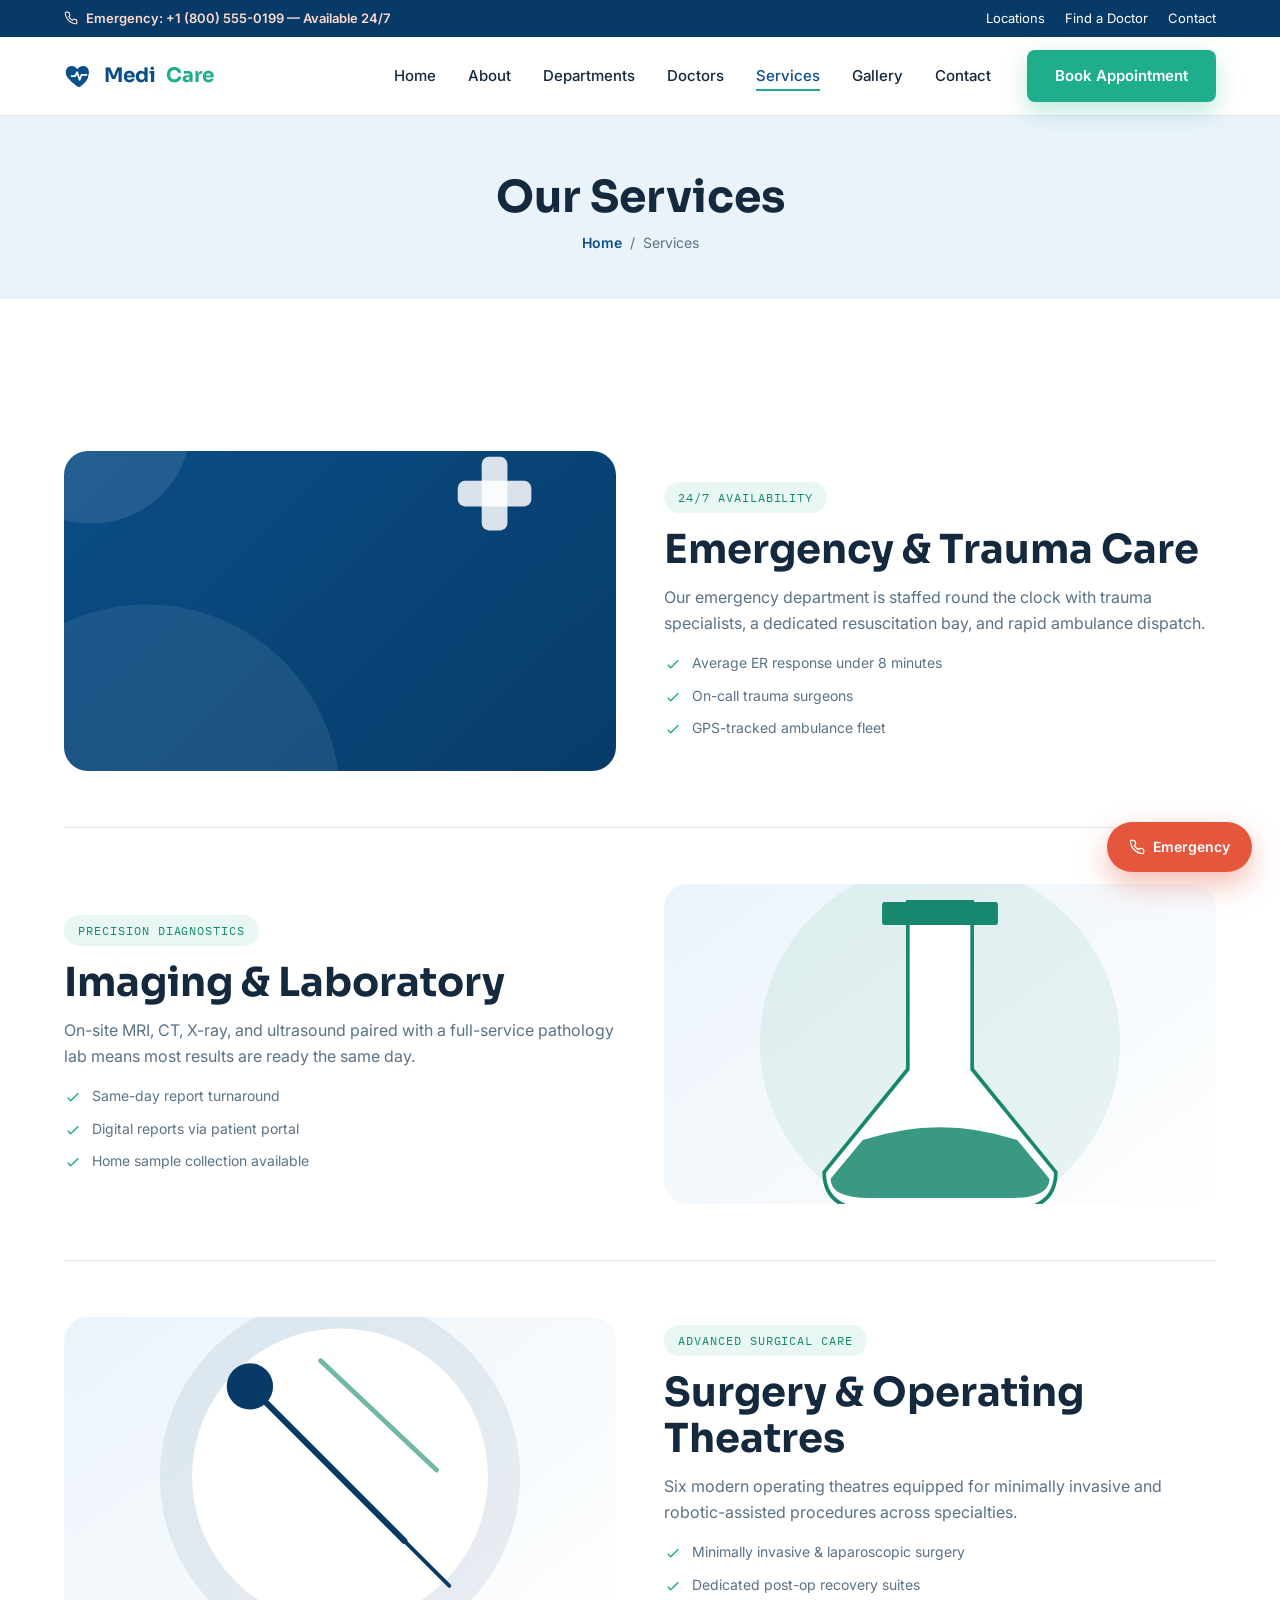
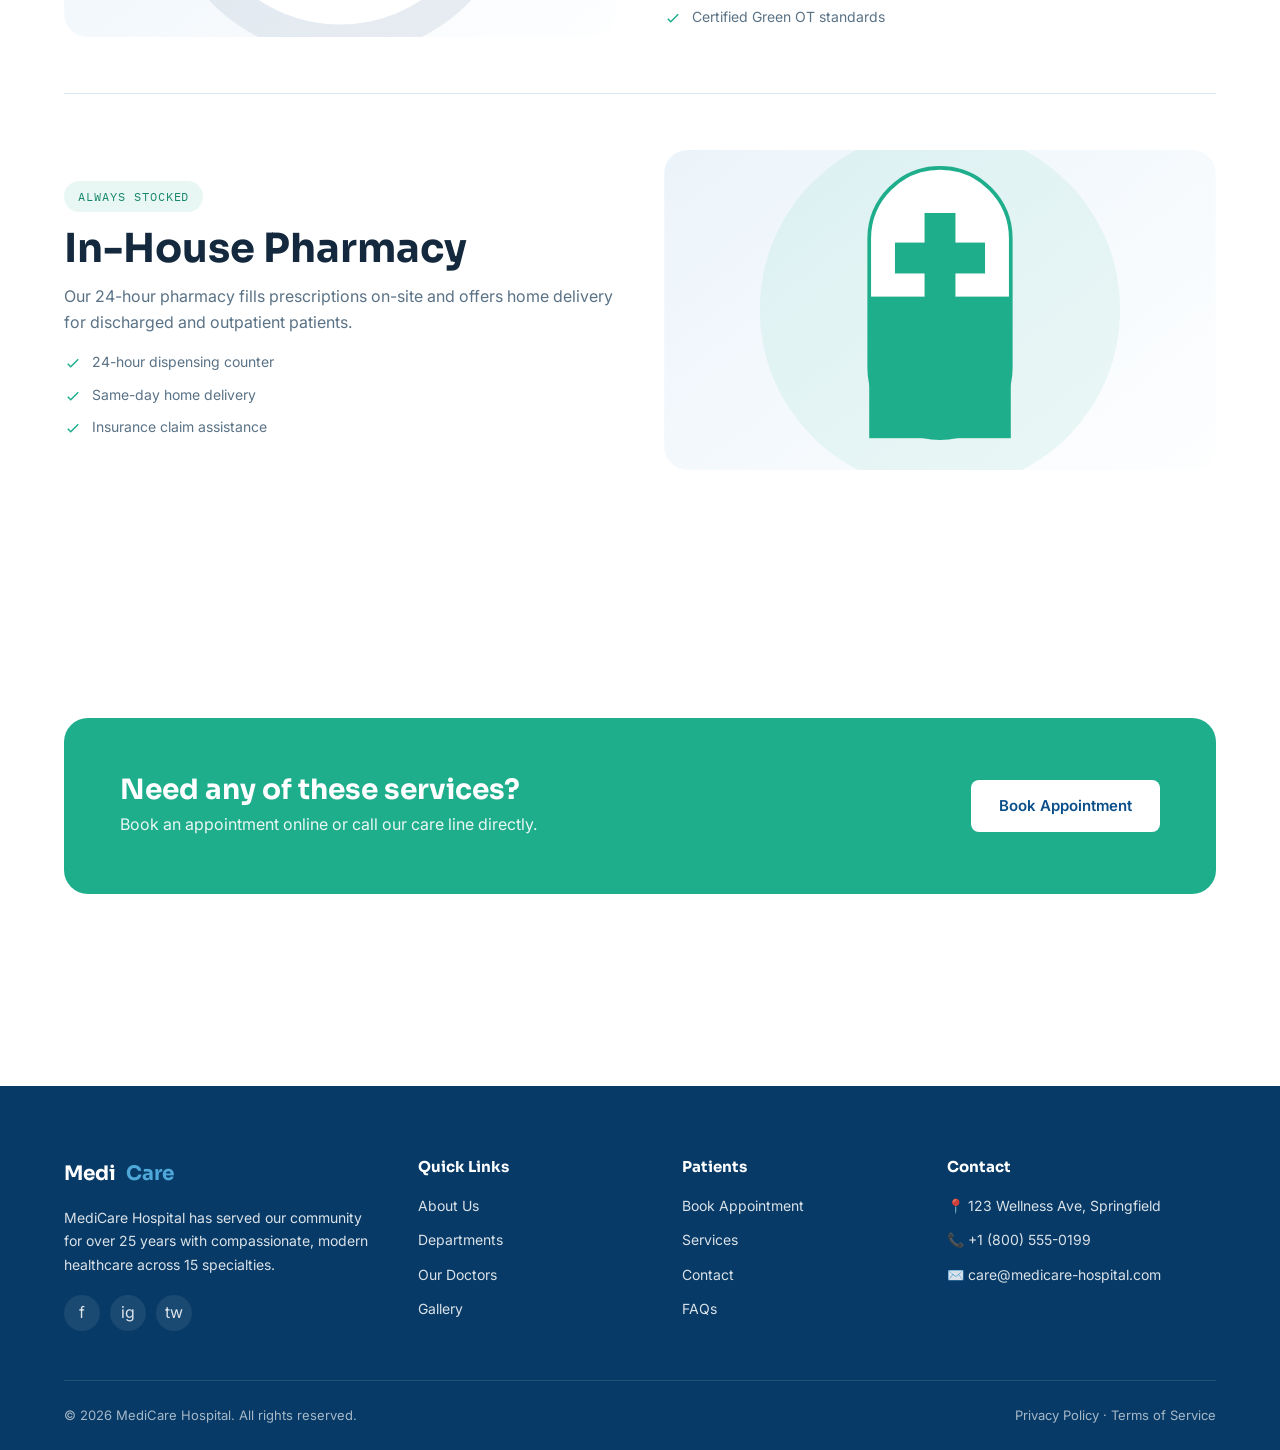
<file: services.html>
<!DOCTYPE html>
<html lang="en">
<head>
<meta charset="UTF-8">
<meta name="viewport" content="width=device-width, initial-scale=1.0">
<title>Services — MediCare Hospital</title>
<meta name="description" content="Explore MediCare Hospital's full range of services: emergency care, diagnostics, surgery, pharmacy, and ambulance.">
<link rel="preconnect" href="https://fonts.googleapis.com">
<link href="https://fonts.googleapis.com/css2?family=Sora:wght@500;600;700;800&family=Inter:wght@400;500;600&family=IBM+Plex+Mono:wght@500;600&display=swap" rel="stylesheet">
<link rel="stylesheet" href="css/style.css">
</head>
<body>

<div class="topbar">
  <div class="container">
    <div class="topbar__emergency">
      <svg width="14" height="14" viewBox="0 0 24 24" fill="none" stroke="currentColor" stroke-width="2"><path d="M22 16.92v3a2 2 0 0 1-2.18 2 19.79 19.79 0 0 1-8.63-3.07 19.5 19.5 0 0 1-6-6 19.79 19.79 0 0 1-3.07-8.67A2 2 0 0 1 4.11 2h3a2 2 0 0 1 2 1.72c.127.96.36 1.903.7 2.81a2 2 0 0 1-.45 2.11L8.09 9.91a16 16 0 0 0 6 6l1.27-1.27a2 2 0 0 1 2.11-.45c.907.34 1.85.573 2.81.7A2 2 0 0 1 22 16.92z"/></svg>
      Emergency: +1 (800) 555-0199 — Available 24/7
    </div>
    <div class="topbar__links">
      <a href="contact.html">Locations</a>
      <a href="doctors.html">Find a Doctor</a>
      <a href="contact.html">Contact</a>
    </div>
  </div>
</div>

<header class="header">
  <div class="container">
    <a href="index.html" class="logo">
      <svg width="30" height="30" viewBox="0 0 24 24" fill="none"><path d="M12 21s-7.5-4.6-10-9.3C.4 8.1 2.2 4 6.2 4c2 0 3.6 1.1 4.5 2.6C11.6 5.1 13.2 4 15.2 4c4 0 5.8 4.1 4.2 7.7C19.5 16.4 12 21 12 21z" fill="#0B4F8A"/><path d="M6 12h3l1.5-3 2 6L14 11h4" stroke="#fff" stroke-width="1.4" stroke-linecap="round" stroke-linejoin="round" fill="none"/></svg>
      Medi<span>Care</span>
    </a>
    <nav class="nav">
      <ul class="nav__list">
        <li><a href="index.html">Home</a></li>
        <li><a href="about.html">About</a></li>
        <li><a href="departments.html">Departments</a></li>
        <li><a href="doctors.html">Doctors</a></li>
        <li><a href="services.html" class="active">Services</a></li>
        <li><a href="gallery.html">Gallery</a></li>
        <li><a href="contact.html">Contact</a></li>
      </ul>
      <div class="header__actions">
        <a href="appointment.html" class="btn btn--primary">Book Appointment</a>
        <button class="nav-toggle" aria-label="Toggle menu"><span></span><span></span><span></span></button>
      </div>
    </nav>
  </div>
</header>

<section class="page-banner">
  <div class="container">
    <h1>Our Services</h1>
    <div class="breadcrumb"><a href="index.html">Home</a> <span>/</span> <span>Services</span></div>
  </div>
</section>

<section class="section">
  <div class="container">

    <div class="service-row">
      <img src="images/illustrations/gallery-1.svg" alt="Emergency care unit">
      <div class="service-row__content">
        <div class="eyebrow">24/7 Availability</div>
        <h2 class="section-title">Emergency &amp; Trauma Care</h2>
        <p style="color:var(--color-text-muted);">Our emergency department is staffed round the clock with trauma specialists, a dedicated resuscitation bay, and rapid ambulance dispatch.</p>
        <ul>
          <li><svg width="18" height="18" viewBox="0 0 24 24" fill="none" stroke="currentColor" stroke-width="2"><path d="M5 13l4 4L19 7"/></svg> Average ER response under 8 minutes</li>
          <li><svg width="18" height="18" viewBox="0 0 24 24" fill="none" stroke="currentColor" stroke-width="2"><path d="M5 13l4 4L19 7"/></svg> On-call trauma surgeons</li>
          <li><svg width="18" height="18" viewBox="0 0 24 24" fill="none" stroke="currentColor" stroke-width="2"><path d="M5 13l4 4L19 7"/></svg> GPS-tracked ambulance fleet</li>
        </ul>
      </div>
    </div>

    <div class="service-row reverse">
      <img src="images/illustrations/service-lab.svg" alt="Diagnostic lab equipment">
      <div class="service-row__content">
        <div class="eyebrow">Precision Diagnostics</div>
        <h2 class="section-title">Imaging &amp; Laboratory</h2>
        <p style="color:var(--color-text-muted);">On-site MRI, CT, X-ray, and ultrasound paired with a full-service pathology lab means most results are ready the same day.</p>
        <ul>
          <li><svg width="18" height="18" viewBox="0 0 24 24" fill="none" stroke="currentColor" stroke-width="2"><path d="M5 13l4 4L19 7"/></svg> Same-day report turnaround</li>
          <li><svg width="18" height="18" viewBox="0 0 24 24" fill="none" stroke="currentColor" stroke-width="2"><path d="M5 13l4 4L19 7"/></svg> Digital reports via patient portal</li>
          <li><svg width="18" height="18" viewBox="0 0 24 24" fill="none" stroke="currentColor" stroke-width="2"><path d="M5 13l4 4L19 7"/></svg> Home sample collection available</li>
        </ul>
      </div>
    </div>

    <div class="service-row">
      <img src="images/illustrations/service-surgery.svg" alt="Operating theatre">
      <div class="service-row__content">
        <div class="eyebrow">Advanced Surgical Care</div>
        <h2 class="section-title">Surgery &amp; Operating Theatres</h2>
        <p style="color:var(--color-text-muted);">Six modern operating theatres equipped for minimally invasive and robotic-assisted procedures across specialties.</p>
        <ul>
          <li><svg width="18" height="18" viewBox="0 0 24 24" fill="none" stroke="currentColor" stroke-width="2"><path d="M5 13l4 4L19 7"/></svg> Minimally invasive & laparoscopic surgery</li>
          <li><svg width="18" height="18" viewBox="0 0 24 24" fill="none" stroke="currentColor" stroke-width="2"><path d="M5 13l4 4L19 7"/></svg> Dedicated post-op recovery suites</li>
          <li><svg width="18" height="18" viewBox="0 0 24 24" fill="none" stroke="currentColor" stroke-width="2"><path d="M5 13l4 4L19 7"/></svg> Certified Green OT standards</li>
        </ul>
      </div>
    </div>

    <div class="service-row reverse">
      <img src="images/illustrations/service-pharmacy.svg" alt="Hospital pharmacy">
      <div class="service-row__content">
        <div class="eyebrow">Always Stocked</div>
        <h2 class="section-title">In-House Pharmacy</h2>
        <p style="color:var(--color-text-muted);">Our 24-hour pharmacy fills prescriptions on-site and offers home delivery for discharged and outpatient patients.</p>
        <ul>
          <li><svg width="18" height="18" viewBox="0 0 24 24" fill="none" stroke="currentColor" stroke-width="2"><path d="M5 13l4 4L19 7"/></svg> 24-hour dispensing counter</li>
          <li><svg width="18" height="18" viewBox="0 0 24 24" fill="none" stroke="currentColor" stroke-width="2"><path d="M5 13l4 4L19 7"/></svg> Same-day home delivery</li>
          <li><svg width="18" height="18" viewBox="0 0 24 24" fill="none" stroke="currentColor" stroke-width="2"><path d="M5 13l4 4L19 7"/></svg> Insurance claim assistance</li>
        </ul>
      </div>
    </div>

  </div>
</section>

<section class="section">
  <div class="cta-band">
    <div>
      <h2>Need any of these services?</h2>
      <p>Book an appointment online or call our care line directly.</p>
    </div>
    <div class="cta-band__actions">
      <a href="appointment.html" class="btn btn--white">Book Appointment</a>
    </div>
  </div>
</section>

<footer class="footer">
  <div class="container">
    <div class="footer-grid">
      <div class="footer__about">
        <a href="index.html" class="logo">Medi<span>Care</span></a>
        <p>MediCare Hospital has served our community for over 25 years with compassionate, modern healthcare across 15 specialties.</p>
        <div class="footer__social">
          <a href="#" aria-label="Facebook">f</a>
          <a href="#" aria-label="Instagram">ig</a>
          <a href="#" aria-label="Twitter">tw</a>
        </div>
      </div>
      <div>
        <h4>Quick Links</h4>
        <ul>
          <li><a href="about.html">About Us</a></li>
          <li><a href="departments.html">Departments</a></li>
          <li><a href="doctors.html">Our Doctors</a></li>
          <li><a href="gallery.html">Gallery</a></li>
        </ul>
      </div>
      <div>
        <h4>Patients</h4>
        <ul>
          <li><a href="appointment.html">Book Appointment</a></li>
          <li><a href="services.html">Services</a></li>
          <li><a href="contact.html">Contact</a></li>
          <li><a href="contact.html#faq">FAQs</a></li>
        </ul>
      </div>
      <div>
        <h4>Contact</h4>
        <ul class="footer__contact">
          <li>📍 123 Wellness Ave, Springfield</li>
          <li>📞 +1 (800) 555-0199</li>
          <li>✉️ care@medicare-hospital.com</li>
        </ul>
      </div>
    </div>
    <div class="footer__bottom">
      <span>© 2026 MediCare Hospital. All rights reserved.</span>
      <span>Privacy Policy · Terms of Service</span>
    </div>
  </div>
</footer>

<a href="tel:+18005550199" class="float-emergency">
  <svg width="16" height="16" viewBox="0 0 24 24" fill="none" stroke="white" stroke-width="2"><path d="M22 16.92v3a2 2 0 0 1-2.18 2 19.79 19.79 0 0 1-8.63-3.07 19.5 19.5 0 0 1-6-6 19.79 19.79 0 0 1-3.07-8.67A2 2 0 0 1 4.11 2h3a2 2 0 0 1 2 1.72c.127.96.36 1.903.7 2.81a2 2 0 0 1-.45 2.11L8.09 9.91a16 16 0 0 0 6 6l1.27-1.27a2 2 0 0 1 2.11-.45c.907.34 1.85.573 2.81.7A2 2 0 0 1 22 16.92z"/></svg>
  Emergency
</a>

<script src="js/main.js"></script>
</body>
</html>
</file>
<file: css/style.css>
/* ==========================================================================
   MediCare Hospital — Design Tokens
   ========================================================================== */
:root {
  /* Colors */
  --color-primary: #0B4F8A;      /* deep clinical blue */
  --color-primary-dark: #073A66;
  --color-secondary: #4FA8DA;    /* sky blue */
  --color-tint: #EAF3FA;         /* ice-blue section bg */
  --color-white: #FFFFFF;
  --color-accent: #1FAE8C;       /* teal — CTA / vitality */
  --color-accent-dark: #17886D;
  --color-text: #14293D;         /* navy text */
  --color-text-muted: #5A7286;
  --color-border: #DCE8F2;
  --color-danger: #E4573D;       /* emergency red-orange */

  /* Type */
  --font-display: 'Sora', sans-serif;
  --font-body: 'Inter', sans-serif;
  --font-mono: 'IBM Plex Mono', monospace;

  /* Layout */
  --container-width: 1200px;
  --radius-sm: 8px;
  --radius-md: 14px;
  --radius-lg: 24px;
  --shadow-card: 0 8px 30px rgba(11, 79, 138, 0.08);
  --shadow-float: 0 20px 50px rgba(11, 79, 138, 0.18);
}

/* ==========================================================================
   Reset
   ========================================================================== */
* { margin: 0; padding: 0; box-sizing: border-box; }

html { scroll-behavior: smooth; }

body {
  font-family: var(--font-body);
  color: var(--color-text);
  background: var(--color-white);
  line-height: 1.6;
  -webkit-font-smoothing: antialiased;
}

img { max-width: 100%; display: block; }
a { text-decoration: none; color: inherit; }
ul { list-style: none; }
button { font-family: inherit; cursor: pointer; border: none; background: none; }

h1, h2, h3, h4 {
  font-family: var(--font-display);
  color: var(--color-text);
  line-height: 1.15;
  font-weight: 700;
}

.container {
  max-width: var(--container-width);
  margin: 0 auto;
  padding: 0 24px;
}

@media (prefers-reduced-motion: reduce) {
  * { animation: none !important; transition: none !important; }
}

/* ==========================================================================
   Utility
   ========================================================================== */
.eyebrow {
  display: inline-flex;
  align-items: center;
  gap: 8px;
  font-family: var(--font-mono);
  font-size: 12px;
  letter-spacing: 0.08em;
  text-transform: uppercase;
  color: var(--color-accent-dark);
  background: rgba(31, 174, 140, 0.1);
  padding: 6px 14px;
  border-radius: 999px;
  margin-bottom: 16px;
}

.section-title {
  font-size: clamp(28px, 4vw, 40px);
  margin-bottom: 12px;
}

.section-sub {
  color: var(--color-text-muted);
  font-size: 17px;
  max-width: 560px;
  margin-bottom: 48px;
}

.section {
  padding: 96px 0;
}

.section--tint {
  background: var(--color-tint);
}

.btn {
  display: inline-flex;
  align-items: center;
  justify-content: center;
  gap: 8px;
  padding: 14px 28px;
  border-radius: var(--radius-sm);
  font-weight: 600;
  font-size: 15px;
  transition: transform 0.2s ease, box-shadow 0.2s ease, background 0.2s ease;
}

.btn--primary {
  background: var(--color-accent);
  color: var(--color-white);
  box-shadow: 0 10px 24px rgba(31, 174, 140, 0.28);
}
.btn--primary:hover { background: var(--color-accent-dark); transform: translateY(-2px); }

.btn--outline {
  background: transparent;
  border: 1.5px solid var(--color-primary);
  color: var(--color-primary);
}
.btn--outline:hover { background: var(--color-primary); color: var(--color-white); }

.btn--white {
  background: var(--color-white);
  color: var(--color-primary);
}
.btn--white:hover { transform: translateY(-2px); box-shadow: var(--shadow-card); }

/* Pulse-line divider — signature motif (ECG line) */
.pulse-divider {
  width: 100%;
  height: 40px;
  color: var(--color-secondary);
  opacity: 0.6;
}

/* ==========================================================================
   Header
   ========================================================================== */
.topbar {
  background: var(--color-primary-dark);
  color: var(--color-white);
  font-size: 13px;
}
.topbar .container {
  display: flex;
  justify-content: space-between;
  align-items: center;
  padding-top: 8px;
  padding-bottom: 8px;
}
.topbar__emergency {
  display: flex;
  align-items: center;
  gap: 8px;
  font-weight: 600;
  color: #FFD9CF;
}
.topbar__links { display: flex; gap: 20px; }
.topbar__links a:hover { color: var(--color-secondary); }

.header {
  position: sticky;
  top: 0;
  z-index: 100;
  background: rgba(255, 255, 255, 0.96);
  backdrop-filter: blur(8px);
  border-bottom: 1px solid var(--color-border);
}
.header .container {
  display: flex;
  align-items: center;
  justify-content: space-between;
  height: 78px;
}
.logo {
  display: flex;
  align-items: center;
  gap: 10px;
  font-family: var(--font-display);
  font-weight: 700;
  font-size: 20px;
  color: var(--color-primary);
}
.logo svg { flex-shrink: 0; }
.logo span { color: var(--color-accent); }

.nav {
  display: flex;
  align-items: center;
  gap: 36px;
}
.nav__list {
  display: flex;
  gap: 32px;
}
.nav__list a {
  font-weight: 500;
  font-size: 15px;
  color: var(--color-text);
  position: relative;
  padding: 6px 0;
}
.nav__list a::after {
  content: '';
  position: absolute;
  left: 0; bottom: 0;
  width: 0;
  height: 2px;
  background: var(--color-accent);
  transition: width 0.2s ease;
}
.nav__list a:hover::after,
.nav__list a.active::after { width: 100%; }
.nav__list a.active { color: var(--color-primary); }

.header__actions { display: flex; align-items: center; gap: 16px; }

.nav-toggle {
  display: none;
  flex-direction: column;
  gap: 5px;
}
.nav-toggle span {
  width: 24px; height: 2px;
  background: var(--color-primary);
  transition: transform 0.2s ease, opacity 0.2s ease;
}
.nav-toggle.is-active span:nth-child(1) { transform: translateY(7px) rotate(45deg); }
.nav-toggle.is-active span:nth-child(2) { opacity: 0; }
.nav-toggle.is-active span:nth-child(3) { transform: translateY(-7px) rotate(-45deg); }

@media (max-width: 900px) {
  .nav__list { display: none; }
  .nav-toggle { display: flex; }
  .topbar__links { display: none; }
}

/* Mobile nav drawer */
.nav__list.is-open {
  display: flex;
  flex-direction: column;
  position: absolute;
  top: 78px;
  left: 0; right: 0;
  background: var(--color-white);
  padding: 24px;
  gap: 18px;
  box-shadow: var(--shadow-card);
}

/* ==========================================================================
   Hero
   ========================================================================== */
.hero {
  position: relative;
  padding: 80px 0 60px;
  background: linear-gradient(180deg, var(--color-tint) 0%, var(--color-white) 100%);
  overflow: hidden;
}
.hero .container {
  display: grid;
  grid-template-columns: 1.1fr 0.9fr;
  gap: 48px;
  align-items: center;
}
.hero__content h1 {
  font-size: clamp(36px, 5vw, 56px);
  margin-bottom: 20px;
}
.hero__content h1 em {
  font-style: normal;
  color: var(--color-primary);
  position: relative;
}
.hero__content p {
  font-size: 18px;
  color: var(--color-text-muted);
  max-width: 480px;
  margin-bottom: 32px;
}
.hero__actions { display: flex; gap: 16px; margin-bottom: 40px; }

.hero__trust {
  display: flex;
  gap: 32px;
}
.hero__trust div strong {
  display: block;
  font-family: var(--font-mono);
  font-size: 26px;
  color: var(--color-primary);
}
.hero__trust div span {
  font-size: 13px;
  color: var(--color-text-muted);
}

.hero__media { position: relative; }
.hero__media img {
  border-radius: var(--radius-lg);
  width: 100%;
  height: 460px;
  object-fit: cover;
}

/* Floating appointment card — signature element */
.hero__float-card {
  position: absolute;
  bottom: -28px;
  left: -28px;
  background: var(--color-white);
  border-radius: var(--radius-md);
  box-shadow: var(--shadow-float);
  padding: 20px 22px;
  width: 240px;
}
.hero__float-card__status {
  display: flex;
  align-items: center;
  gap: 8px;
  font-family: var(--font-mono);
  font-size: 12px;
  color: var(--color-accent-dark);
  margin-bottom: 8px;
}
.pulse-dot {
  width: 8px; height: 8px;
  border-radius: 50%;
  background: var(--color-accent);
  position: relative;
}
.pulse-dot::after {
  content: '';
  position: absolute;
  inset: -4px;
  border-radius: 50%;
  border: 2px solid var(--color-accent);
  animation: pulse-ring 1.8s ease-out infinite;
}
@keyframes pulse-ring {
  0% { transform: scale(0.6); opacity: 0.8; }
  100% { transform: scale(1.6); opacity: 0; }
}
.hero__float-card strong {
  display: block;
  font-size: 15px;
  margin-bottom: 2px;
}
.hero__float-card span {
  font-size: 13px;
  color: var(--color-text-muted);
}

@media (max-width: 900px) {
  .hero .container { grid-template-columns: 1fr; }
  .hero__media { order: -1; }
  .hero__float-card { left: 16px; }
}

/* ==========================================================================
   Services / Departments grid
   ========================================================================== */
.services-grid {
  display: grid;
  grid-template-columns: repeat(4, 1fr);
  gap: 24px;
}
.service-card {
  background: var(--color-white);
  border: 1px solid var(--color-border);
  border-radius: var(--radius-md);
  padding: 32px 24px;
  transition: transform 0.2s ease, box-shadow 0.2s ease, border-color 0.2s ease;
}
.service-card:hover {
  transform: translateY(-6px);
  box-shadow: var(--shadow-card);
  border-color: var(--color-secondary);
}
.service-card__icon {
  width: 52px; height: 52px;
  border-radius: 12px;
  background: var(--color-tint);
  display: flex; align-items: center; justify-content: center;
  color: var(--color-primary);
  margin-bottom: 20px;
}
.service-card h3 { font-size: 18px; margin-bottom: 8px; }
.service-card p { font-size: 14px; color: var(--color-text-muted); margin-bottom: 14px; }
.service-card a { font-size: 14px; font-weight: 600; color: var(--color-accent-dark); }

@media (max-width: 1000px) { .services-grid { grid-template-columns: repeat(2, 1fr); } }
@media (max-width: 560px) { .services-grid { grid-template-columns: 1fr; } }

/* ==========================================================================
   About / Why choose us
   ========================================================================== */
.about-split {
  display: grid;
  grid-template-columns: 0.9fr 1.1fr;
  gap: 64px;
  align-items: center;
}
.about-split img {
  border-radius: var(--radius-lg);
  height: 420px;
  object-fit: cover;
  width: 100%;
}
.feature-list { display: grid; gap: 20px; margin-top: 28px; }
.feature-item { display: flex; gap: 16px; align-items: flex-start; }
.feature-item__icon {
  width: 40px; height: 40px;
  flex-shrink: 0;
  border-radius: 10px;
  background: var(--color-accent);
  color: var(--color-white);
  display: flex; align-items: center; justify-content: center;
}
.feature-item h4 { font-size: 16px; margin-bottom: 4px; }
.feature-item p { font-size: 14px; color: var(--color-text-muted); }

@media (max-width: 900px) {
  .about-split { grid-template-columns: 1fr; }
}

/* ==========================================================================
   Doctors
   ========================================================================== */
.doctors-grid {
  display: grid;
  grid-template-columns: repeat(4, 1fr);
  gap: 24px;
}
.doctor-card {
  display: block;
  background: var(--color-white);
  border-radius: var(--radius-md);
  overflow: hidden;
  box-shadow: var(--shadow-card);
  transition: transform 0.2s ease;
}
.doctor-card:hover { transform: translateY(-4px); }
.doctor-card__img {
  height: 240px;
  overflow: hidden;
}
.doctor-card__img img { width: 100%; height: 100%; object-fit: cover; }
.doctor-card__body { padding: 20px; }
.doctor-card__body h3 { font-size: 17px; margin-bottom: 4px; }
.doctor-card__body span {
  display: block;
  font-size: 13px;
  color: var(--color-accent-dark);
  font-weight: 600;
  margin-bottom: 10px;
}
.doctor-card__body p { font-size: 13px; color: var(--color-text-muted); }
.doctor-card__social { display: flex; gap: 10px; margin-top: 14px; }
.doctor-card__social a {
  width: 32px; height: 32px;
  border-radius: 50%;
  background: var(--color-tint);
  color: var(--color-primary);
  display: flex; align-items: center; justify-content: center;
}

@media (max-width: 1000px) { .doctors-grid { grid-template-columns: repeat(2, 1fr); } }
@media (max-width: 560px) { .doctors-grid { grid-template-columns: 1fr; } }

/* ==========================================================================
   Stats band
   ========================================================================== */
.stats-band {
  background: var(--color-primary);
  background-image:
    radial-gradient(circle at 15% 30%, rgba(255,255,255,0.06) 0, transparent 40%),
    radial-gradient(circle at 85% 70%, rgba(255,255,255,0.06) 0, transparent 40%);
  color: var(--color-white);
  padding: 64px 0;
}
.stats-grid {
  display: grid;
  grid-template-columns: repeat(4, 1fr);
  text-align: center;
  gap: 24px;
}
.stats-grid strong {
  display: block;
  font-family: var(--font-mono);
  font-size: 40px;
  margin-bottom: 6px;
}
.stats-grid span { font-size: 14px; opacity: 0.85; }

@media (max-width: 700px) { .stats-grid { grid-template-columns: repeat(2, 1fr); } }

/* ==========================================================================
   Testimonials
   ========================================================================== */
.testimonial-card {
  background: var(--color-white);
  border: 1px solid var(--color-border);
  border-radius: var(--radius-md);
  padding: 32px;
  max-width: 640px;
  margin: 0 auto;
  text-align: center;
}
.testimonial-card p {
  font-size: 19px;
  color: var(--color-text);
  margin-bottom: 20px;
  font-family: var(--font-display);
  font-weight: 500;
}
.testimonial-card__author { display: flex; align-items: center; justify-content: center; gap: 12px; }
.testimonial-card__author img { width: 44px; height: 44px; border-radius: 50%; object-fit: cover; }
.testimonial-card__author strong { display: block; font-size: 14px; }
.testimonial-card__author span { font-size: 13px; color: var(--color-text-muted); }

/* ==========================================================================
   CTA band
   ========================================================================== */
.cta-band {
  background: var(--color-accent);
  border-radius: var(--radius-lg);
  padding: 56px;
  display: flex;
  align-items: center;
  justify-content: space-between;
  gap: 24px;
  color: var(--color-white);
  margin: 0 24px;
  max-width: calc(var(--container-width) - 48px);
  margin: 0 auto;
}
.cta-band h2 { color: var(--color-white); font-size: 28px; margin-bottom: 6px; }
.cta-band p { opacity: 0.9; }
.cta-band__actions { display: flex; gap: 14px; flex-shrink: 0; }

@media (max-width: 700px) {
  .cta-band { flex-direction: column; text-align: center; padding: 40px 24px; }
}

/* ==========================================================================
   Footer
   ========================================================================== */
.footer {
  background: var(--color-primary-dark);
  color: rgba(255,255,255,0.85);
  padding: 72px 0 0;
  margin-top: 96px;
}
.footer-grid {
  display: grid;
  grid-template-columns: 1.4fr 1fr 1fr 1.2fr;
  gap: 40px;
  padding-bottom: 48px;
  border-bottom: 1px solid rgba(255,255,255,0.12);
}
.footer-grid h4 {
  color: var(--color-white);
  font-size: 15px;
  margin-bottom: 20px;
}
.footer__about .logo { color: var(--color-white); margin-bottom: 16px; }
.footer__about .logo span { color: var(--color-secondary); }
.footer__about p { font-size: 14px; line-height: 1.7; margin-bottom: 18px; }
.footer__social { display: flex; gap: 10px; }
.footer__social a {
  width: 36px; height: 36px;
  border-radius: 50%;
  background: rgba(255,255,255,0.08);
  display: flex; align-items: center; justify-content: center;
}
.footer-grid ul li { margin-bottom: 12px; font-size: 14px; }
.footer-grid ul li a:hover { color: var(--color-secondary); }
.footer__contact li { display: flex; gap: 10px; font-size: 14px; margin-bottom: 16px; align-items: flex-start; }

.footer__bottom {
  padding: 24px 0;
  display: flex;
  justify-content: space-between;
  font-size: 13px;
  opacity: 0.75;
  flex-wrap: wrap;
  gap: 10px;
}

@media (max-width: 900px) {
  .footer-grid { grid-template-columns: 1fr 1fr; }
}
@media (max-width: 560px) {
  .footer-grid { grid-template-columns: 1fr; }
}

/* ==========================================================================
   Inner Page Banner
   ========================================================================== */
.page-banner {
  background: var(--color-tint);
  padding: 56px 0 44px;
  text-align: center;
  position: relative;
  overflow: hidden;
}
.page-banner h1 { font-size: clamp(30px, 4vw, 44px); margin-bottom: 10px; }
.breadcrumb {
  display: flex;
  justify-content: center;
  gap: 8px;
  font-size: 14px;
  color: var(--color-text-muted);
}
.breadcrumb a { color: var(--color-primary); font-weight: 600; }

/* ==========================================================================
   Departments (full grid page)
   ========================================================================== */
.dept-grid {
  display: grid;
  grid-template-columns: repeat(3, 1fr);
  gap: 24px;
}
@media (max-width: 900px) { .dept-grid { grid-template-columns: repeat(2, 1fr); } }
@media (max-width: 560px) { .dept-grid { grid-template-columns: 1fr; } }

/* ==========================================================================
   Doctor filter bar
   ========================================================================== */
.filter-bar {
  display: flex;
  flex-wrap: wrap;
  gap: 10px;
  margin-bottom: 40px;
}
.filter-bar button {
  padding: 10px 20px;
  border-radius: 999px;
  border: 1.5px solid var(--color-border);
  font-size: 14px;
  font-weight: 600;
  color: var(--color-text-muted);
  transition: all 0.2s ease;
}
.filter-bar button.active,
.filter-bar button:hover {
  background: var(--color-primary);
  border-color: var(--color-primary);
  color: var(--color-white);
}

/* ==========================================================================
   Doctor Profile (single)
   ========================================================================== */
.doctor-profile {
  display: grid;
  grid-template-columns: 340px 1fr;
  gap: 48px;
}
.doctor-profile__media img {
  border-radius: var(--radius-lg);
  width: 100%;
  height: 380px;
  object-fit: cover;
  margin-bottom: 20px;
}
.doctor-profile__card {
  background: var(--color-white);
  border: 1px solid var(--color-border);
  border-radius: var(--radius-md);
  padding: 24px;
}
.doctor-profile__card li {
  display: flex;
  justify-content: space-between;
  font-size: 14px;
  padding: 10px 0;
  border-bottom: 1px solid var(--color-border);
}
.doctor-profile__card li:last-child { border-bottom: none; }
.doctor-profile__card li span:first-child { color: var(--color-text-muted); }
.doctor-profile__card li span:last-child { font-weight: 600; }

.doctor-profile__content h1 { font-size: 30px; margin-bottom: 6px; }
.doctor-profile__content .specialty { color: var(--color-accent-dark); font-weight: 600; margin-bottom: 20px; display: block; }
.doctor-profile__content h3 { font-size: 18px; margin: 28px 0 12px; }
.doctor-profile__content p { color: var(--color-text-muted); margin-bottom: 12px; }
.tag-list { display: flex; flex-wrap: wrap; gap: 10px; margin-top: 8px; }
.tag-list span {
  background: var(--color-tint);
  color: var(--color-primary);
  font-size: 13px;
  font-weight: 600;
  padding: 6px 14px;
  border-radius: 999px;
}
.schedule-table { width: 100%; border-collapse: collapse; margin-top: 8px; }
.schedule-table th, .schedule-table td {
  text-align: left;
  padding: 12px 14px;
  font-size: 14px;
  border-bottom: 1px solid var(--color-border);
}
.schedule-table th { color: var(--color-text-muted); font-weight: 600; font-size: 12px; text-transform: uppercase; letter-spacing: 0.04em; }

@media (max-width: 900px) { .doctor-profile { grid-template-columns: 1fr; } }

/* ==========================================================================
   Services list page
   ========================================================================== */
.service-row {
  display: grid;
  grid-template-columns: 1fr 1fr;
  gap: 48px;
  align-items: center;
  padding: 56px 0;
  border-bottom: 1px solid var(--color-border);
}
.service-row:last-child { border-bottom: none; }
.service-row img { border-radius: var(--radius-lg); height: 320px; width: 100%; object-fit: cover; }
.service-row__content .eyebrow { margin-bottom: 14px; }
.service-row__content ul { margin-top: 16px; display: grid; gap: 10px; }
.service-row__content ul li {
  display: flex;
  gap: 10px;
  font-size: 14px;
  color: var(--color-text-muted);
  align-items: flex-start;
}
.service-row__content ul li svg { flex-shrink: 0; margin-top: 3px; color: var(--color-accent); }
.service-row.reverse { direction: rtl; }
.service-row.reverse > * { direction: ltr; }

@media (max-width: 800px) {
  .service-row, .service-row.reverse { grid-template-columns: 1fr; direction: ltr; }
}

/* ==========================================================================
   Appointment Form
   ========================================================================== */
.appointment-wrap {
  display: grid;
  grid-template-columns: 1fr 1fr;
  gap: 0;
  border-radius: var(--radius-lg);
  overflow: hidden;
  box-shadow: var(--shadow-card);
}
.appointment-info {
  background: var(--color-primary);
  color: var(--color-white);
  padding: 56px 44px;
  background-image: radial-gradient(circle at 20% 20%, rgba(255,255,255,0.08) 0, transparent 45%);
}
.appointment-info h2 { color: var(--color-white); font-size: 28px; margin-bottom: 16px; }
.appointment-info p { opacity: 0.85; margin-bottom: 32px; }
.appointment-info__item { display: flex; gap: 14px; margin-bottom: 22px; align-items: flex-start; }
.appointment-info__item strong { display: block; font-size: 14px; margin-bottom: 3px; }
.appointment-info__item span { font-size: 13px; opacity: 0.8; }

.appointment-form-wrap { background: var(--color-white); padding: 56px 44px; }
.form-grid { display: grid; grid-template-columns: 1fr 1fr; gap: 18px; }
.form-group { display: flex; flex-direction: column; gap: 6px; margin-bottom: 18px; }
.form-group.full { grid-column: 1 / -1; }
.form-group label { font-size: 13px; font-weight: 600; color: var(--color-text); }
.form-group input,
.form-group select,
.form-group textarea {
  border: 1.5px solid var(--color-border);
  border-radius: var(--radius-sm);
  padding: 12px 14px;
  font-family: var(--font-body);
  font-size: 14px;
  color: var(--color-text);
  background: var(--color-white);
  transition: border-color 0.2s ease;
}
.form-group input:focus,
.form-group select:focus,
.form-group textarea:focus {
  outline: none;
  border-color: var(--color-primary);
}
.form-group textarea { resize: vertical; min-height: 90px; }
#form-feedback { font-size: 14px; margin-top: 10px; min-height: 20px; font-weight: 600; }

@media (max-width: 900px) {
  .appointment-wrap { grid-template-columns: 1fr; }
}
@media (max-width: 560px) {
  .form-grid { grid-template-columns: 1fr; }
}

/* ==========================================================================
   Gallery
   ========================================================================== */
.gallery-filter { display: flex; gap: 10px; flex-wrap: wrap; margin-bottom: 32px; }
.gallery-grid {
  columns: 3 260px;
  column-gap: 20px;
}
.gallery-grid img {
  width: 100%;
  border-radius: var(--radius-md);
  margin-bottom: 20px;
  break-inside: avoid;
  transition: transform 0.3s ease;
}
.gallery-grid a { display: block; overflow: hidden; border-radius: var(--radius-md); }
.gallery-grid a:hover img { transform: scale(1.05); }

@media (max-width: 700px) { .gallery-grid { columns: 2 200px; } }

/* ==========================================================================
   Contact Page
   ========================================================================== */
.contact-grid {
  display: grid;
  grid-template-columns: 0.9fr 1.1fr;
  gap: 48px;
}
.contact-cards { display: grid; gap: 18px; margin-bottom: 28px; }
.contact-info-card {
  display: flex;
  gap: 16px;
  align-items: flex-start;
  background: var(--color-white);
  border: 1px solid var(--color-border);
  border-radius: var(--radius-md);
  padding: 22px;
}
.contact-info-card__icon {
  width: 44px; height: 44px;
  border-radius: 12px;
  background: var(--color-tint);
  color: var(--color-primary);
  display: flex; align-items: center; justify-content: center;
  flex-shrink: 0;
}
.contact-info-card h4 { font-size: 15px; margin-bottom: 4px; }
.contact-info-card p { font-size: 14px; color: var(--color-text-muted); }
.map-embed {
  border-radius: var(--radius-md);
  overflow: hidden;
  height: 260px;
  border: 1px solid var(--color-border);
}
.map-embed iframe { width: 100%; height: 100%; border: 0; }
.contact-form-card {
  background: var(--color-white);
  border: 1px solid var(--color-border);
  border-radius: var(--radius-md);
  padding: 40px;
}

@media (max-width: 900px) { .contact-grid { grid-template-columns: 1fr; } }

/* ==========================================================================
   FAQ Accordion
   ========================================================================== */
.faq-list { max-width: 760px; margin: 0 auto; display: grid; gap: 14px; }
.faq-item {
  background: var(--color-white);
  border: 1px solid var(--color-border);
  border-radius: var(--radius-md);
  overflow: hidden;
}
.faq-item__q {
  display: flex;
  justify-content: space-between;
  align-items: center;
  padding: 20px 24px;
  font-weight: 600;
  font-size: 15px;
  cursor: pointer;
}
.faq-item__q svg { transition: transform 0.2s ease; flex-shrink: 0; color: var(--color-primary); }
.faq-item.open .faq-item__q svg { transform: rotate(45deg); }
.faq-item__a {
  max-height: 0;
  overflow: hidden;
  transition: max-height 0.25s ease;
  padding: 0 24px;
  font-size: 14px;
  color: var(--color-text-muted);
}
.faq-item.open .faq-item__a { max-height: 200px; padding-bottom: 20px; }

/* ==========================================================================
   Emergency floating button
   ========================================================================== */
.float-emergency {
  position: fixed;
  bottom: 28px;
  right: 28px;
  z-index: 200;
  background: var(--color-danger);
  color: var(--color-white);
  padding: 14px 22px;
  border-radius: 999px;
  font-weight: 600;
  font-size: 14px;
  display: flex;
  align-items: center;
  gap: 8px;
  box-shadow: 0 12px 30px rgba(228, 87, 61, 0.4);
}

/* ==========================================================================
   Responsive Refinements — tablet & mobile polish
   ========================================================================== */
@media (max-width: 900px) {
  .section { padding: 64px 0; }
  .section-sub { margin-bottom: 32px; }
  .hero { padding: 48px 0 40px; }
  .hero__media img { height: 320px; }
  .cta-band { padding: 40px 32px; }
  .doctor-profile__media img { height: 300px; }
  .appointment-info, .appointment-form-wrap { padding: 40px 28px; }
  .contact-form-card { padding: 28px; }
}

@media (max-width: 700px) {
  .container { padding: 0 18px; }
  .topbar { font-size: 12px; }
  .topbar .container { flex-wrap: wrap; gap: 6px; justify-content: center; text-align: center; }
  .topbar__emergency { justify-content: center; }
  .header .container { height: 66px; }
  .logo { font-size: 17px; }
  .logo svg { width: 24px; height: 24px; }
  .header__actions .btn--primary { padding: 10px 16px; font-size: 13px; }
  .section-title { margin-bottom: 10px; }
  .hero__actions { flex-wrap: wrap; }
  .hero__actions .btn { flex: 1 1 auto; text-align: center; }
  .hero__trust { flex-wrap: wrap; gap: 20px; }
  .hero__float-card { width: 200px; padding: 16px 18px; }
  .cta-band { flex-direction: column; text-align: center; }
  .cta-band h2 { font-size: 22px; }
  .cta-band__actions { flex-direction: column; width: 100%; }
  .cta-band__actions .btn { width: 100%; }
  .service-row { padding: 36px 0; }
  .service-row img { height: 220px; }
  .doctor-profile { gap: 28px; }
  .doctor-profile__content h1 { font-size: 24px; }
  .testimonial-card { padding: 24px 20px; }
  .testimonial-card p { font-size: 17px; }
  .float-emergency {
    bottom: 16px;
    right: 16px;
    padding: 12px 16px;
    font-size: 0;
    gap: 0;
  }
  .float-emergency svg { flex-shrink: 0; }
  .footer { margin-top: 64px; padding-top: 48px; }
  .footer__bottom { flex-direction: column; text-align: center; }
  .page-banner { padding: 40px 0 32px; }
}

@media (max-width: 480px) {
  .section { padding: 48px 0; }
  .btn { padding: 12px 20px; font-size: 14px; width: 100%; }
  .hero__content .btn { width: auto; }
  .gallery-grid { columns: 1 100%; }
  .stats-grid { grid-template-columns: 1fr 1fr; gap: 18px 12px; }
  .stats-grid strong { font-size: 30px; }
  .cta-band__actions .btn { width: 100%; }
  .appointment-info, .appointment-form-wrap { padding: 28px 20px; }
}

/* Ensure tap targets & prevent horizontal scroll on very narrow screens */
html, body { overflow-x: hidden; }
.nav-toggle {
  padding: 8px;
  margin: -8px;
}
</file>
